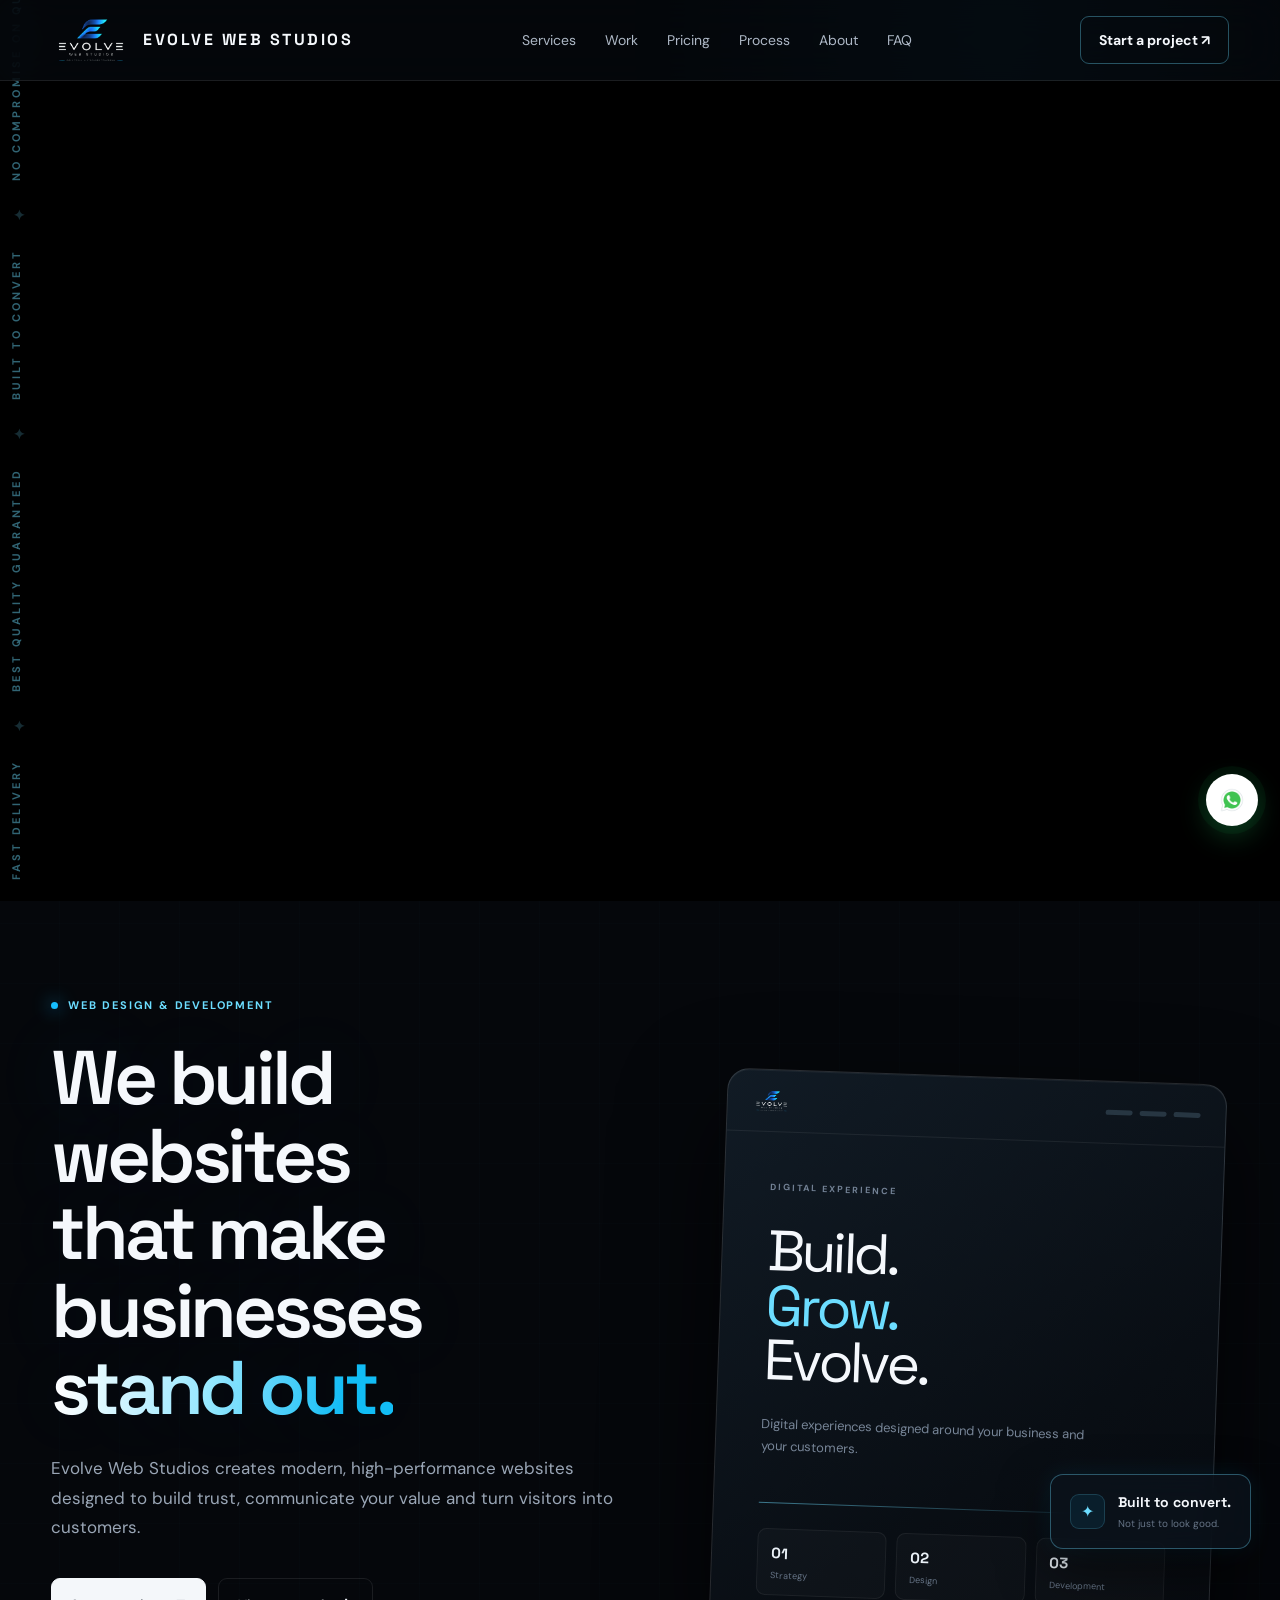
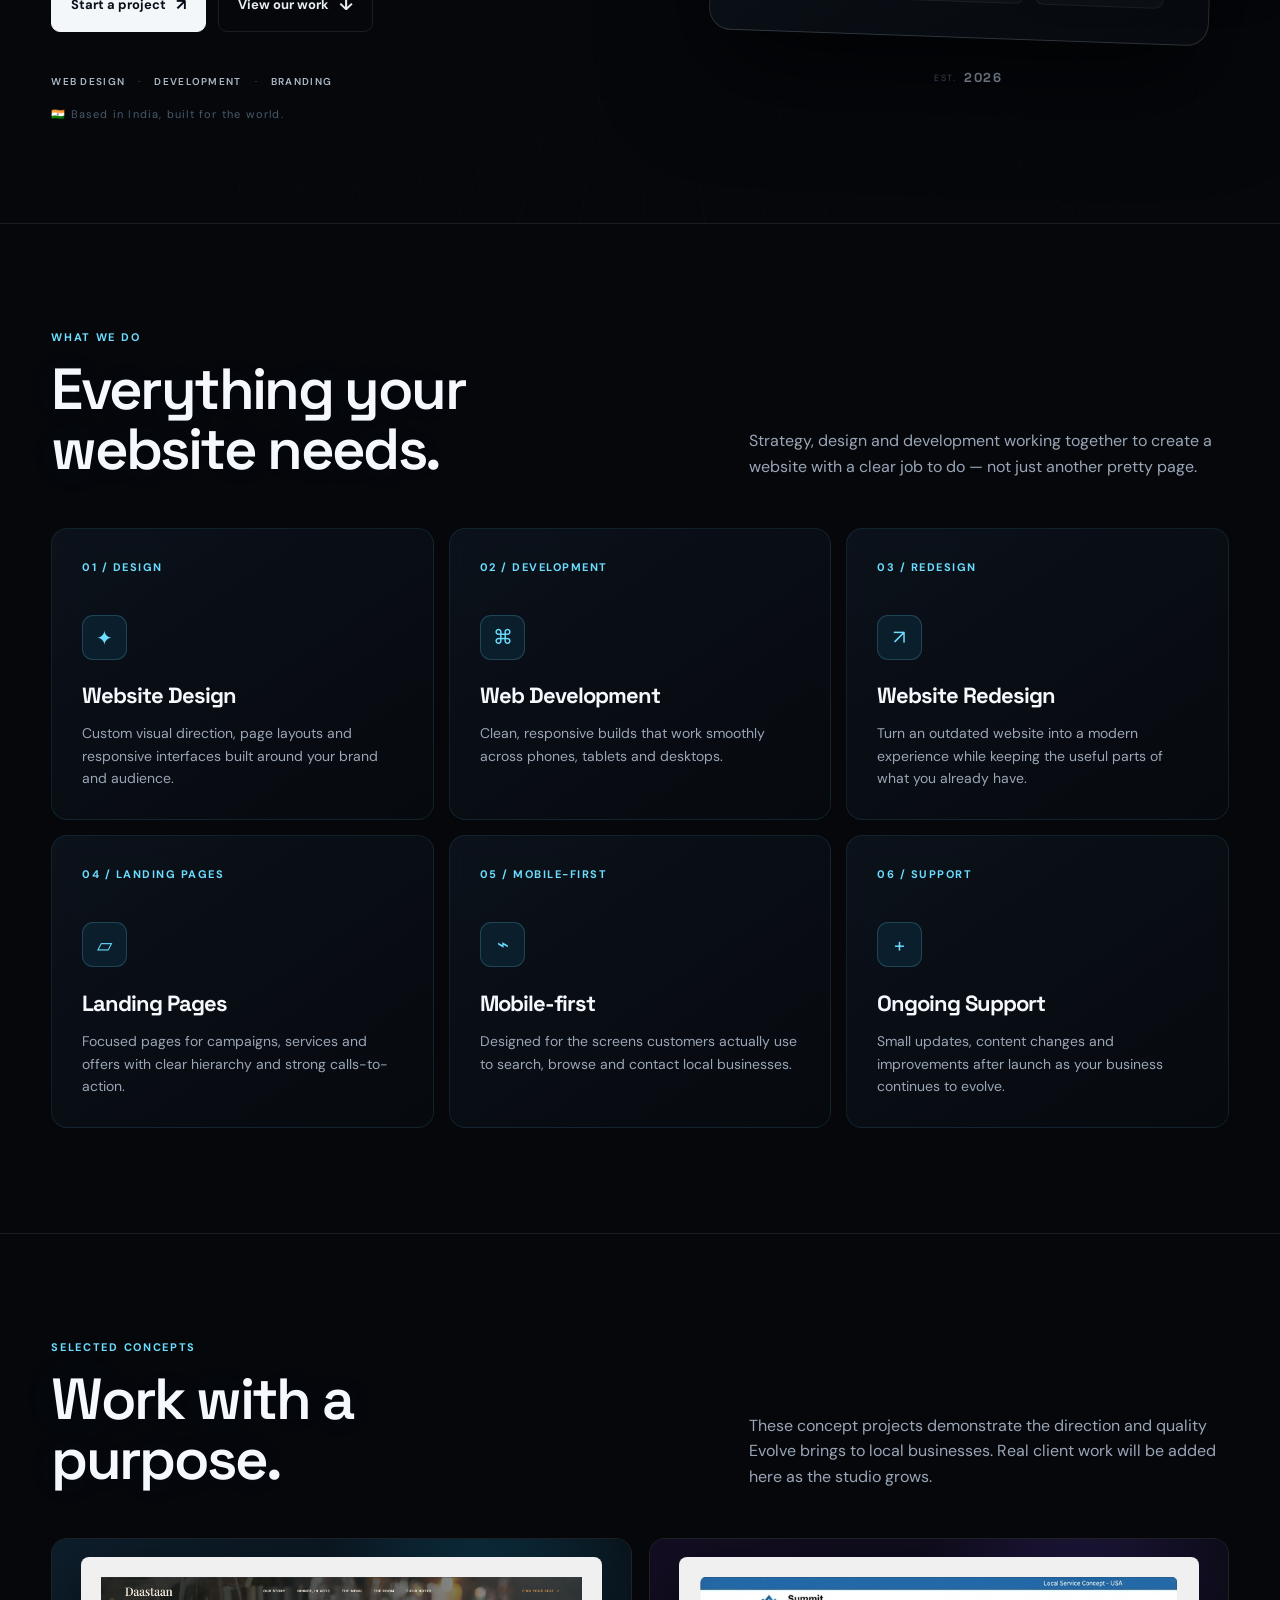
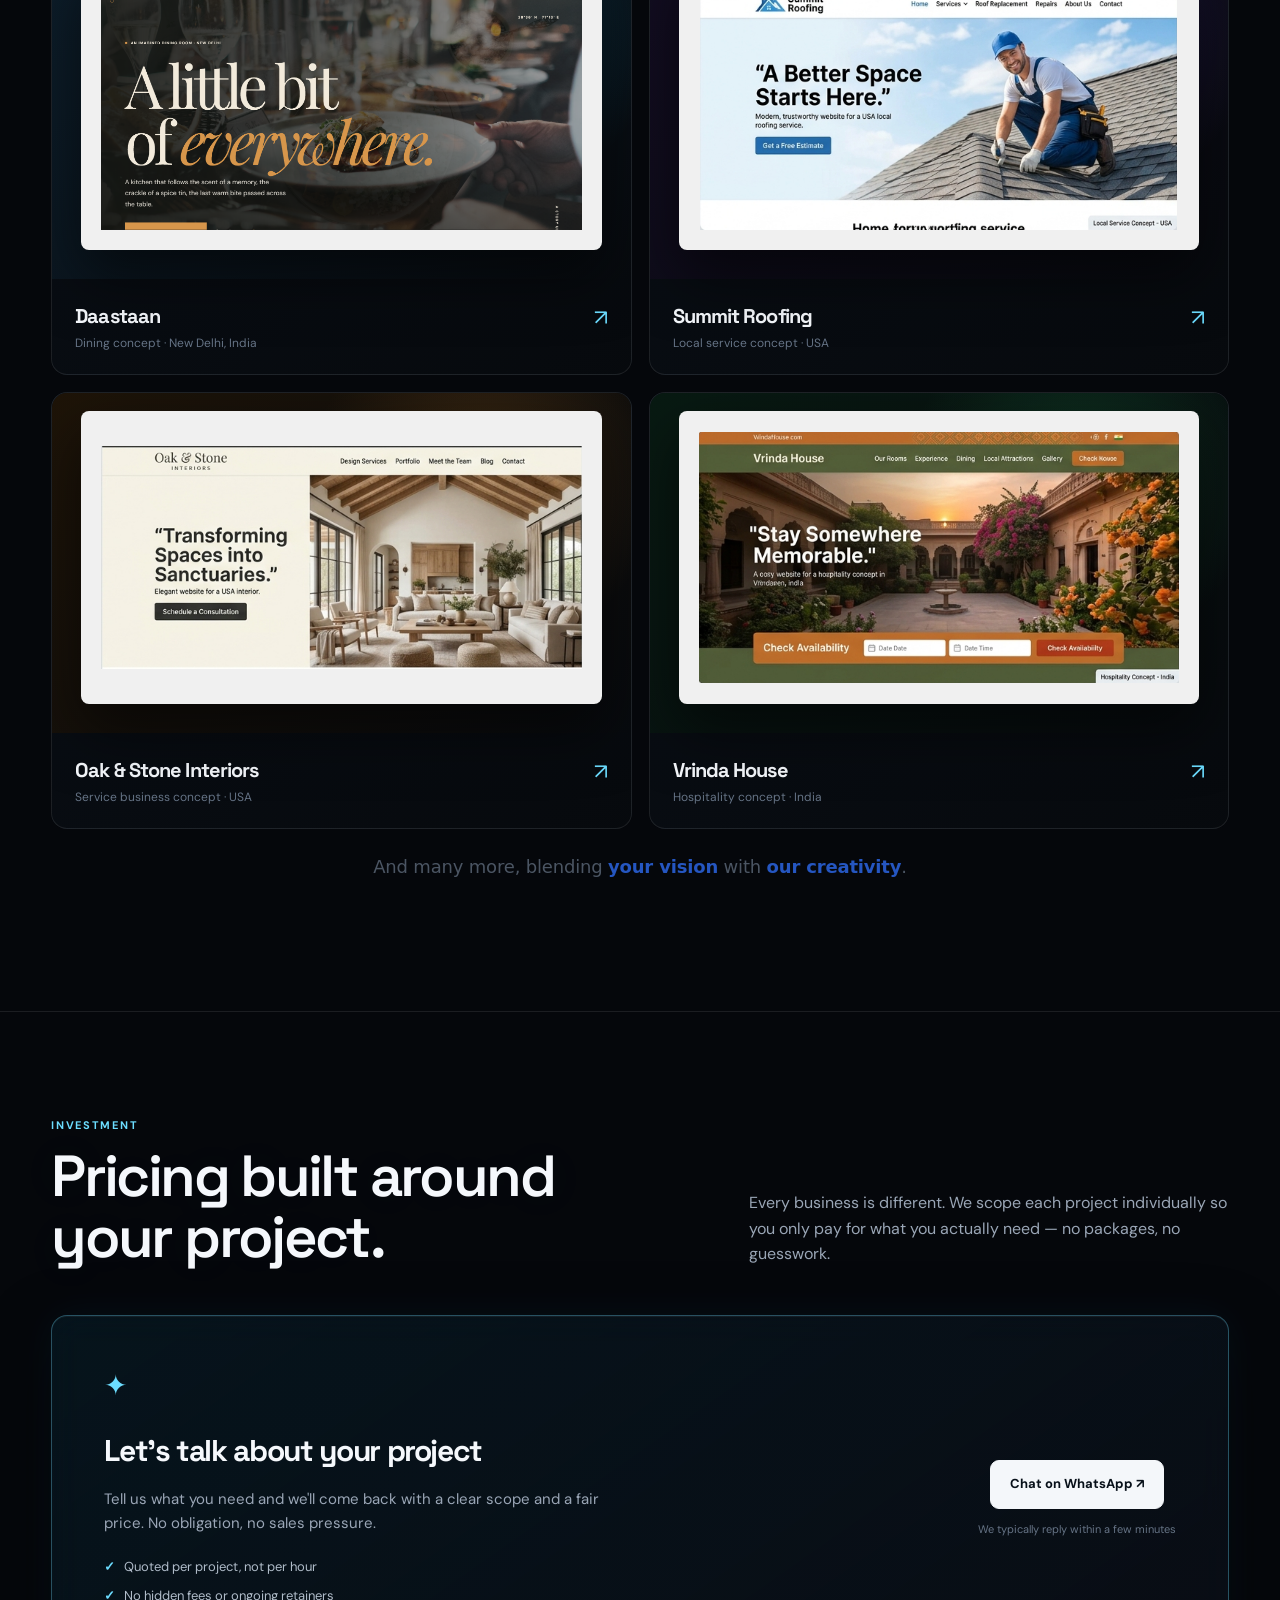
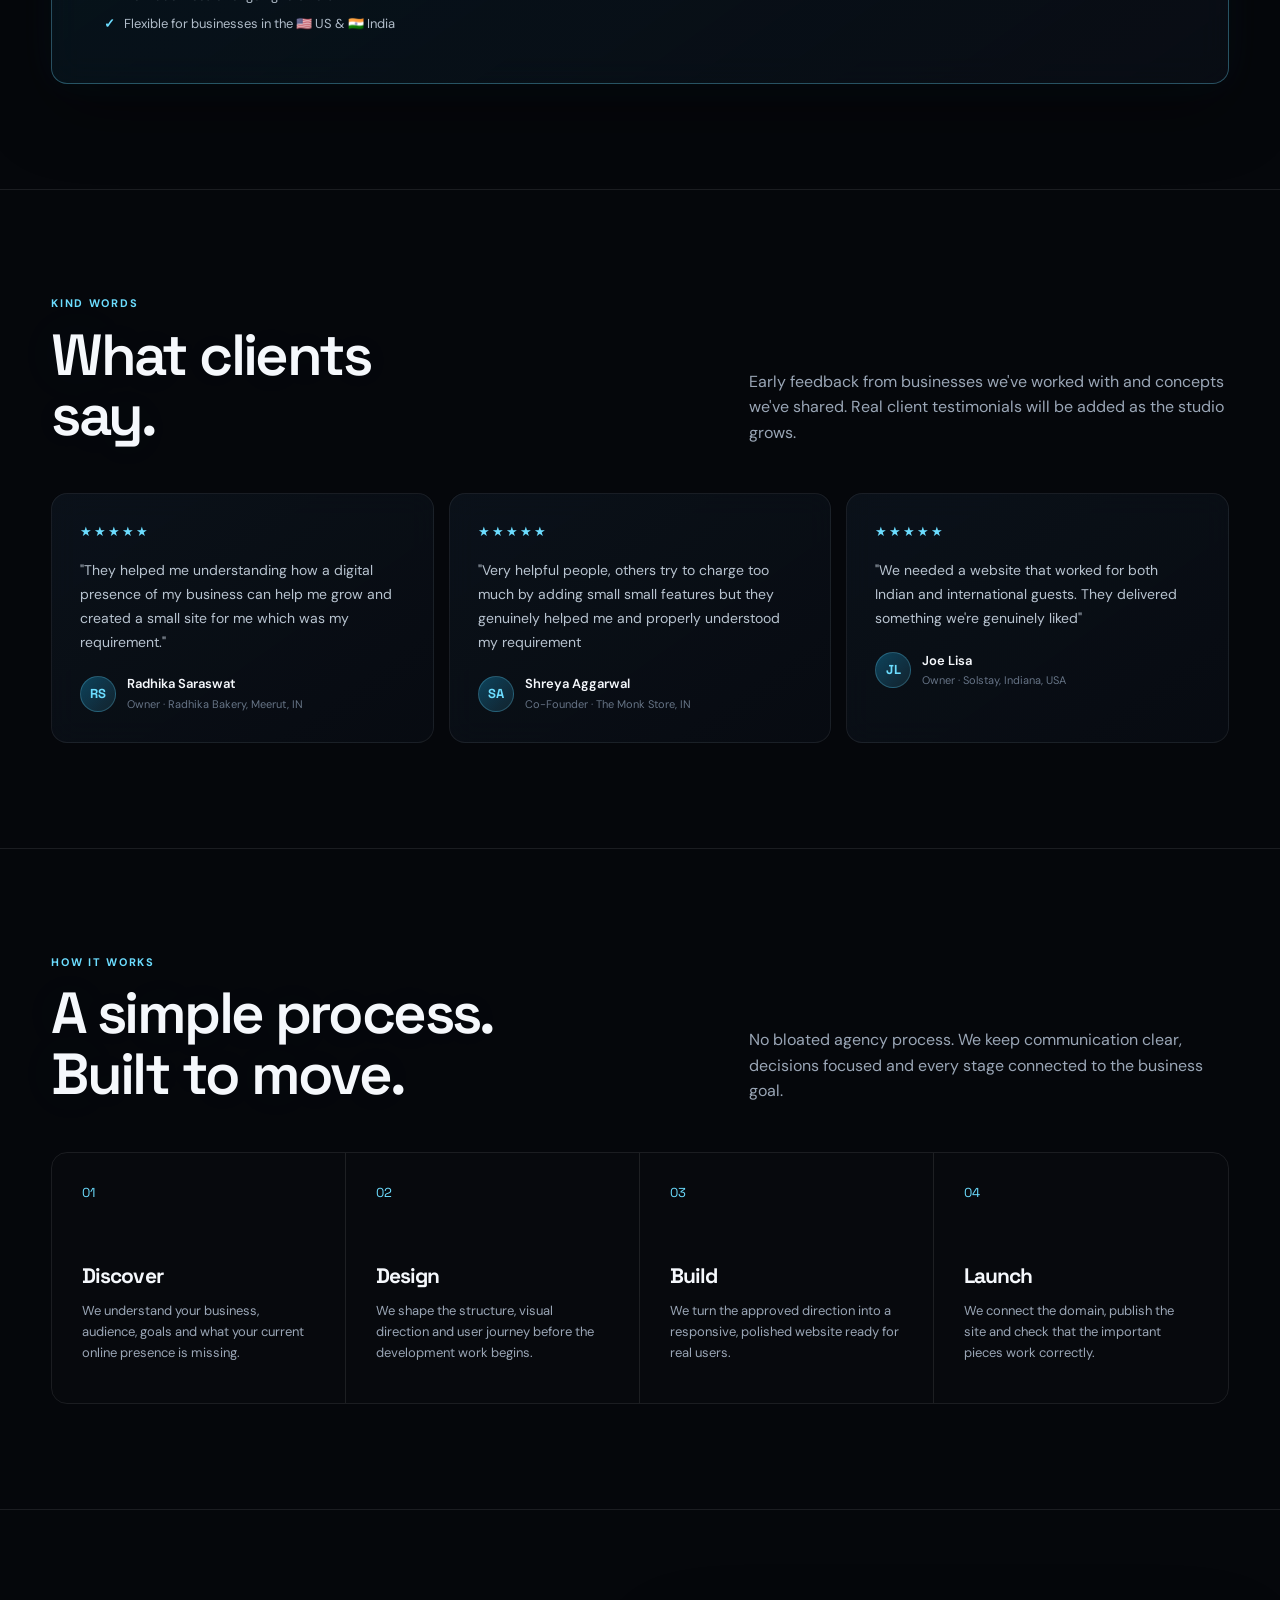
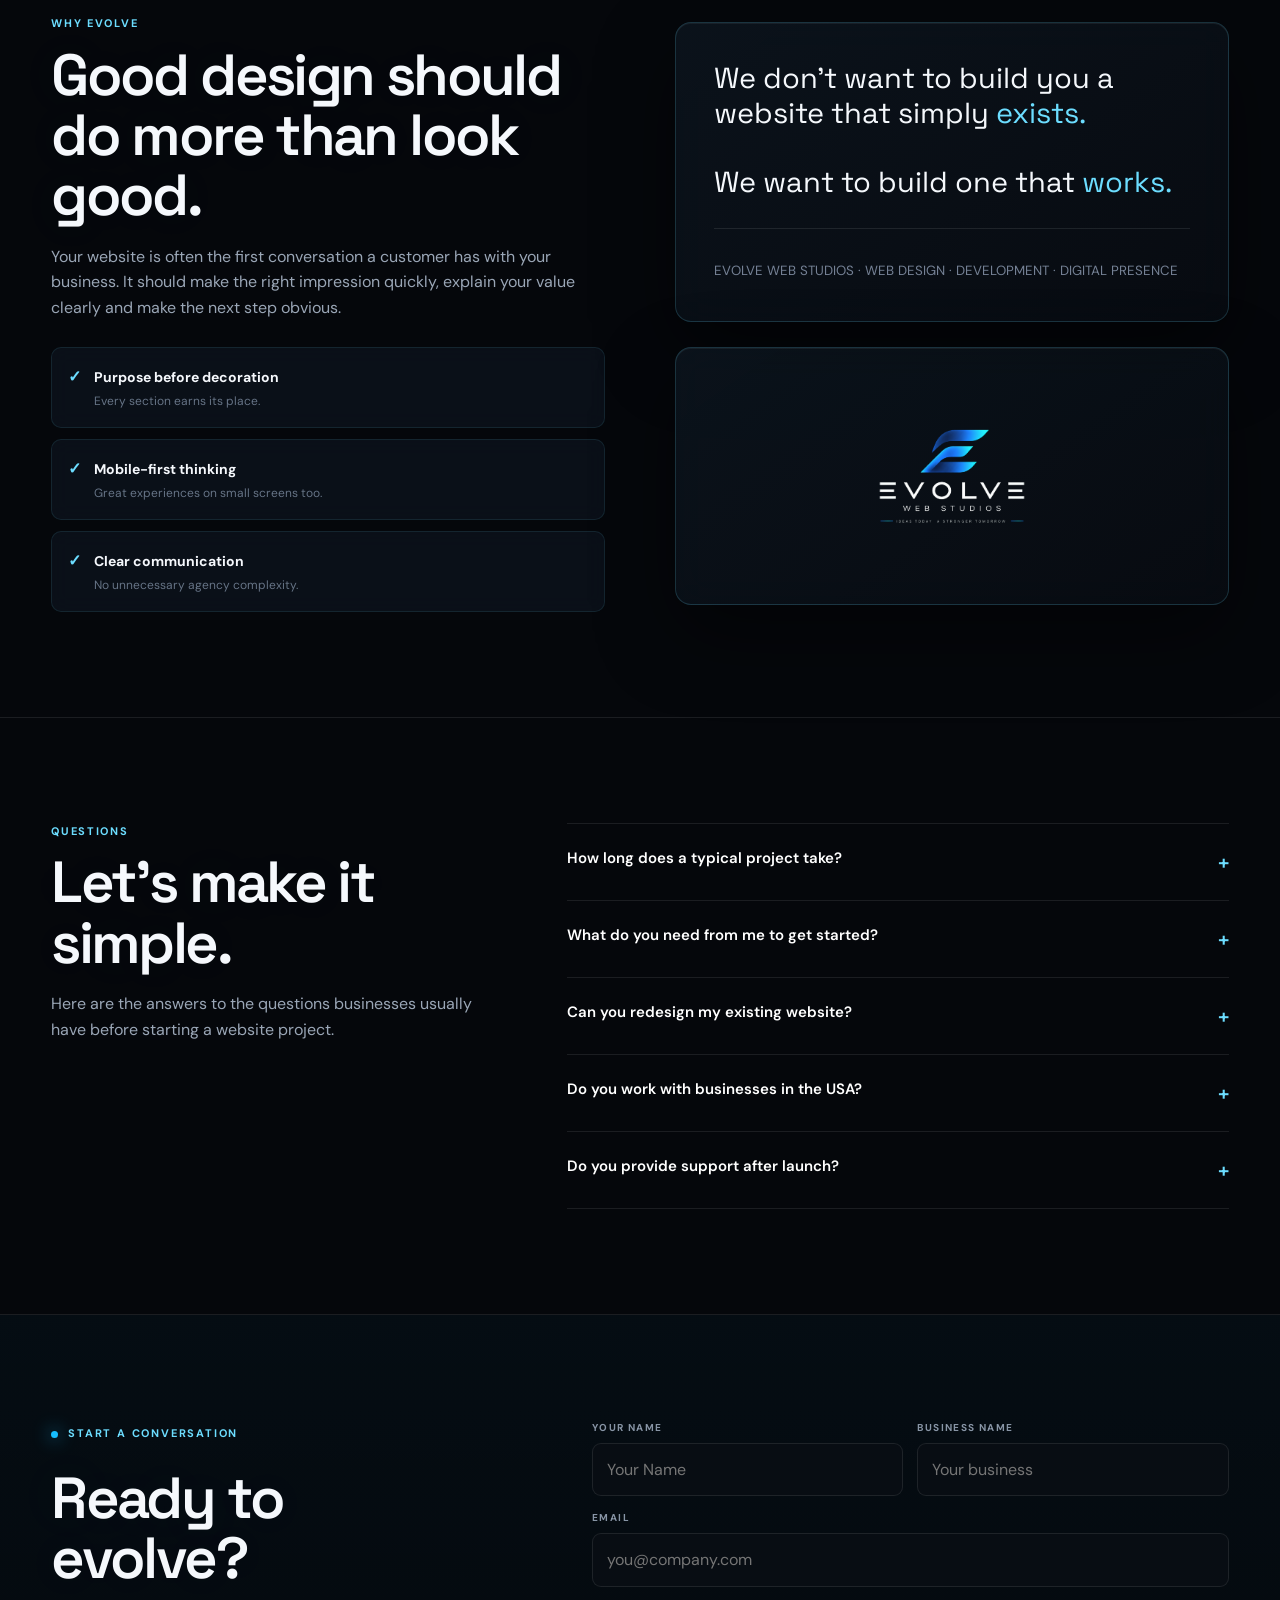
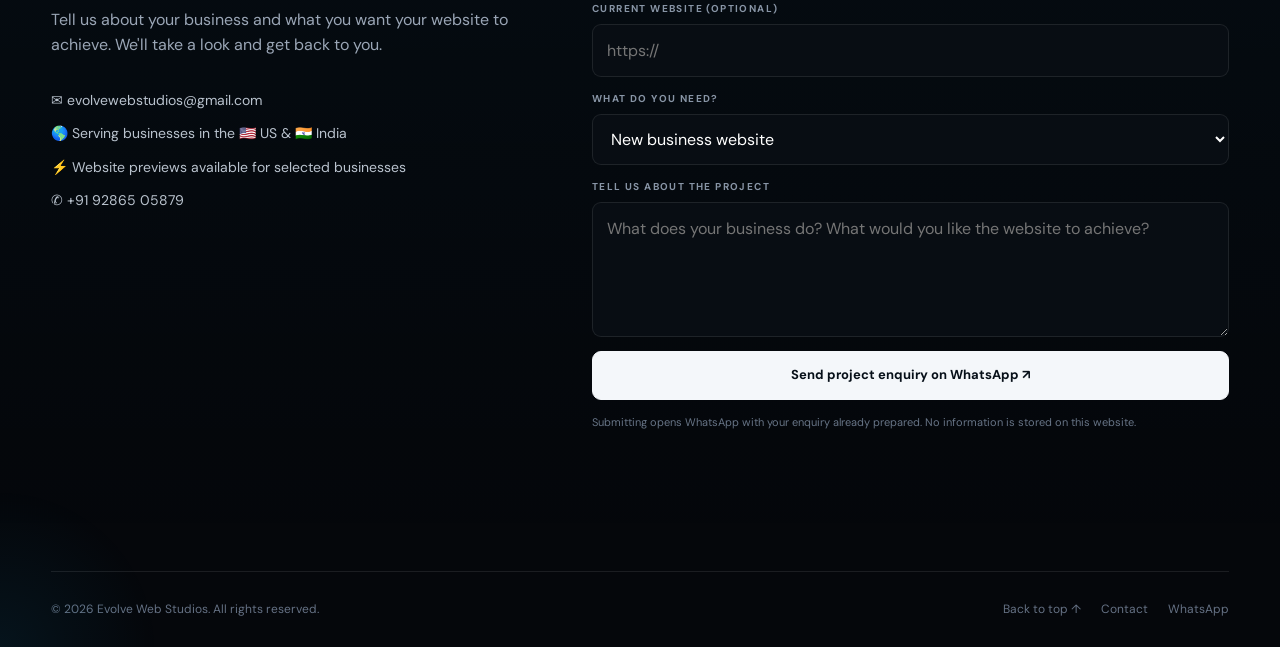
<file: index.html>
<!DOCTYPE html>
<html lang="en">
<head>
  <meta charset="UTF-8">
  <meta name="viewport" content="width=device-width, initial-scale=1.0">
  <title>Evolve Web Studios — Websites That Move Businesses Forward</title>
  <meta name="description" content="Evolve Web Studios designs and develops modern, fast and conversion-focused websites for ambitious businesses in the US and India.">
  <meta name="theme-color" content="#05070b">
  <link rel="icon" href="assets/favicon.ico" sizes="any">
  <link rel="icon" type="image/png" sizes="32x32" href="assets/favicon-32x32.png">
  <link rel="icon" type="image/png" sizes="16x16" href="assets/favicon-16x16.png">
  <link rel="apple-touch-icon" sizes="180x180" href="assets/apple-touch-icon.png">
  <link rel="manifest" href="assets/site.webmanifest">
  <link rel="canonical" href="https://evolvewebstudios.in">
  <meta property="og:title" content="Evolve Web Studios — Websites That Move Businesses Forward">
  <meta property="og:description" content="Evolve Web Studios designs and develops modern, fast and conversion-focused websites for ambitious businesses in the US and India.">
  <meta property="og:image" content="https://evolvewebstudios.in/assets/evolve-logo.png">
  <meta property="og:url" content="https://evolvewebstudios.in">
  <meta property="og:type" content="website">
  <meta name="twitter:card" content="summary_large_image">
  <meta name="twitter:title" content="Evolve Web Studios — Websites That Move Businesses Forward">
  <meta name="twitter:description" content="Modern, fast and conversion-focused websites for businesses in the US and India.">
  <meta name="twitter:image" content="https://evolvewebstudios.in/assets/evolve-logo.png">
  <meta name="twitter:site" content="@evolvewebstudios">
  <meta name="author" content="Evolve Web Studios">
  <meta name="geo.region" content="IN">
  <meta name="geo.placename" content="India">
  <script type="application/ld+json">
  {
    "@context": "https://schema.org",
    "@type": "ProfessionalService",
    "name": "Evolve Web Studios",
    "url": "https://evolvewebstudios.in",
    "logo": "https://evolvewebstudios.in/assets/evolve-logo.png",
    "description": "Evolve Web Studios designs and develops modern, fast and conversion-focused websites for ambitious businesses in the US and India.",
    "email": "evolvewebstudios@gmail.com",
    "areaServed": ["US", "IN"],
    "sameAs": ["https://www.instagram.com/evolvewebstudios/"],
    "serviceType": ["Web Design", "Web Development", "Website Redesign", "Landing Pages"]
  }
  </script>
  <link rel="preconnect" href="https://fonts.googleapis.com">
  <link rel="preconnect" href="https://fonts.gstatic.com" crossorigin>
  <link href="https://fonts.googleapis.com/css2?family=DM+Sans:wght@400;500;600;700&family=Space+Grotesk:wght@500;600;700&display=swap" rel="stylesheet">

  <style>
    :root{
      --bg:#05070b; --surface:#090e14; --surface2:#0d141d;
      --text:#f5f8fc; --muted:#9aa6b6; --dim:#667486;
      --line:rgba(255,255,255,.09); --blue:#16bfff; --blue2:#6cddff;
      --max:1180px; --radius:16px;
    }
    *{box-sizing:border-box;margin:0;padding:0}
    html{scroll-behavior:smooth}
    body{
      background:var(--bg);color:var(--text);font-family:"DM Sans",Arial,sans-serif;
      line-height:1.6;overflow-x:hidden;
    }
    body:before{
      content:"";position:fixed;inset:0;z-index:-1;pointer-events:none;
      background:
        radial-gradient(circle at 78% 4%,rgba(22,191,255,.12),transparent 28%),
        radial-gradient(circle at 5% 55%,rgba(30,88,255,.07),transparent 30%);
    }
    a{color:inherit;text-decoration:none}
    button,input,textarea,select{font:inherit}
    img{max-width:100%;display:block}
    .wrap{width:min(var(--max),92vw);margin:auto}
    :focus-visible{outline:2px solid var(--blue2);outline-offset:3px}
    .skip{position:fixed;left:15px;top:-100px;background:white;color:#071019;padding:10px 15px;border-radius:8px;z-index:100;font-weight:700}
    .skip:focus{top:15px}

    header{
      position:sticky;top:0;z-index:50;background:rgba(5,7,11,.78);
      backdrop-filter:blur(18px);border-bottom:1px solid var(--line)
    }
    nav{height:80px;display:flex;align-items:center;justify-content:space-between}
    .brand{display:flex;align-items:center;gap:12px;font-family:"Space Grotesk";font-weight:700;letter-spacing:2.5px}
    .brand img{width:80px;height:80px;object-fit:contain}
    .links{display:flex;align-items:center;gap:29px;color:#aeb8c6;font-size:14px}
    .links a{transition:.2s}.links a:hover{color:white}
    .nav-cta,.btn{
      display:inline-flex;align-items:center;justify-content:center;gap:9px;
      border:1px solid var(--line);border-radius:9px;padding:12px 18px;
      font-size:14px;font-weight:700;cursor:pointer;transition:.2s
    }
    .nav-cta{border-color:rgba(108,221,255,.35)}
    .nav-cta:hover{background:rgba(22,191,255,.08);border-color:rgba(108,221,255,.65)}
    .menu{display:none;background:none;border:0;color:#fff;font-size:25px;cursor:pointer}
    .mobile-nav{display:none}

    .hero{min-height:760px;display:flex;align-items:center;padding:75px 0 90px}
    .hero-grid{display:grid;grid-template-columns:1.06fr .94fr;gap:70px;align-items:center}
    .eyebrow{display:inline-flex;align-items:center;gap:9px;color:var(--blue2);font-size:12px;font-weight:700;letter-spacing:1.6px;text-transform:uppercase;margin-bottom:24px}
    .dot{width:7px;height:7px;border-radius:50%;background:var(--blue);box-shadow:0 0 16px var(--blue)}
    h1,h2,h3{font-family:"Space Grotesk",Arial,sans-serif;letter-spacing:-.045em}
    h1{font-size:clamp(48px,6.5vw,80px);line-height:1.01;font-weight:600}
    .gradient{background:linear-gradient(100deg,#fff 15%,#c2edff 55%,#1bc2ff);-webkit-background-clip:text;background-clip:text;color:transparent}
    .hero-copy p{max-width:620px;color:var(--muted);font-size:18px;margin-top:25px}
    .actions{display:flex;flex-wrap:wrap;gap:12px;margin-top:34px}
    .btn-primary{background:#f5f8fb;color:#071019;border-color:#f5f8fb}
    .btn-primary:hover{transform:translateY(-2px);box-shadow:0 15px 40px rgba(22,191,255,.18)}
    .btn-secondary:hover{background:rgba(22,191,255,.06);border-color:rgba(108,221,255,.5)}
    .micro{margin-top:42px;color:#697587;font-size:12px}
    .micro strong{color:#bdc7d2;font-weight:600}

    /* =========================================
   HERO
========================================= */

.hero {
  min-height: 790px;
  display: flex;
  align-items: center;
  padding: 90px 0 100px;
  position: relative;
}

.hero-grid {
  display: grid;
  grid-template-columns: 1.05fr 0.95fr;
  gap: 80px;
  align-items: center;
}


/* LEFT SIDE */

.hero-copy {
  position: relative;
  z-index: 3;
}

.eyebrow {
  display: inline-flex;
  align-items: center;
  gap: 10px;
  color: var(--blue2);
  font-size: 11px;
  font-weight: 700;
  letter-spacing: 1.8px;
  text-transform: uppercase;
  margin-bottom: 25px;
}

.dot {
  width: 7px;
  height: 7px;
  border-radius: 50%;
  background: var(--blue);
  box-shadow: 0 0 18px var(--blue);
}

.hero h1 {
  font-family: "Space Grotesk", Arial, sans-serif;
  font-size: clamp(48px, 6vw, 76px);
  line-height: 1.02;
  font-weight: 600;
  letter-spacing: -0.055em;
}

.gradient {
  background:
    linear-gradient(
      100deg,
      #ffffff 5%,
      #9eeaff 45%,
      #13bdf5 85%
    );

  -webkit-background-clip: text;
  background-clip: text;
  color: transparent;
}

.hero-copy > p {
  max-width: 570px;
  color: var(--muted);
  font-size: 17px;
  line-height: 1.75;
  margin-top: 27px;
}

.actions {
  display: flex;
  flex-wrap: wrap;
  gap: 12px;
  margin-top: 35px;
}

.btn {
  display: inline-flex;
  align-items: center;
  justify-content: center;
  gap: 10px;

  border: 1px solid var(--line);
  border-radius: 9px;

  padding: 13px 19px;

  font-size: 13px;
  font-weight: 700;

  cursor: pointer;
  transition:
    transform .2s ease,
    border-color .2s ease,
    background .2s ease,
    box-shadow .2s ease;
}

.btn span {
  font-size: 16px;
}

.btn-primary {
  background: #f4f7fa;
  color: #071019;
  border-color: #f4f7fa;
}

.btn-primary:hover {
  transform: translateY(-3px);
  box-shadow: 0 15px 45px rgba(22,191,255,.18);
}

.btn-secondary {
  background: transparent;
  color: #e8edf2;
}

.btn-secondary:hover {
  transform: translateY(-3px);
  border-color: rgba(108,221,255,.45);
  background: rgba(22,191,255,.05);
}

.micro {
  margin-top: 42px;
  color: #596779;
  font-size: 10px;
  letter-spacing: 1.3px;
}

.micro strong {
  color: #aeb9c7;
  font-weight: 600;
}


/* =========================================
   HERO VISUAL
========================================= */

.hero-visual {
  position: relative;
  min-height: 560px;

  display: flex;
  align-items: center;
  justify-content: center;
}


/* Background glow */

.hero-visual::before {
  content: "";

  position: absolute;

  width: 430px;
  height: 430px;

  border-radius: 50%;

  background:
    radial-gradient(
      circle,
      rgba(22,191,255,.18) 0%,
      rgba(22,191,255,.07) 35%,
      transparent 70%
    );

  filter: blur(8px);

  pointer-events: none;
}


/* Decorative orbital lines */

.hero-orbit {
  position: absolute;

  border: 1px solid rgba(108,221,255,.08);

  border-radius: 50%;

  transform: rotate(-20deg);
}

.orbit-1 {
  width: 520px;
  height: 260px;
}

.orbit-2 {
  width: 430px;
  height: 210px;
}


/* Main card */

.hero-card {
  position: relative;
  z-index: 2;

  width: min(500px, 100%);

  min-height: 505px;

  border-radius: 22px;

  background:
    linear-gradient(
      145deg,
      #111b25 0%,
      #090e14 65%,
      #070a0f 100%
    );

  border: 1px solid rgba(255,255,255,.13);

  box-shadow:
    0 40px 100px rgba(0,0,0,.65),
    inset 0 1px rgba(255,255,255,.05);

  overflow: hidden;

  transform: rotate(2deg);

  transition:
    transform .5s ease,
    box-shadow .5s ease;
}

.hero-card:hover {
  transform: rotate(0deg) translateY(-5px);

  box-shadow:
    0 45px 110px rgba(0,0,0,.7),
    0 0 60px rgba(22,191,255,.07),
    inset 0 1px rgba(255,255,255,.06);
}


/* Top bar */

.hero-card-top {
  height: 62px;

  display: flex;
  align-items: center;
  justify-content: space-between;

  padding: 0 25px;

  border-bottom: 1px solid rgba(255,255,255,.07);
}

.hero-card-logo img {
  width: 38px;
  height: 38px;
  object-fit: contain;
}

.hero-card-nav {
  display: flex;
  gap: 7px;
}

.hero-card-nav span {
  width: 27px;
  height: 5px;

  border-radius: 10px;

  background: #273642;
}


/* Content */

.hero-card-content {
  padding: 48px 45px 35px;
}

.hero-small-label {
  font-size: 9px;
  font-weight: 700;
  letter-spacing: 2px;

  color: #728194;
}

.hero-card-title {
  font-family: "Space Grotesk", Arial, sans-serif;

  font-size: 57px;
  line-height: .95;

  letter-spacing: -.065em;

  margin-top: 30px;
}

.hero-card-title span {
  color: var(--blue2);
}

.hero-card-content > p {
  max-width: 340px;

  color: #778597;

  font-size: 13px;

  line-height: 1.7;

  margin-top: 26px;
}


/* Accent line */

.hero-card-line {
  width: 100%;
  height: 1px;

  background:
    linear-gradient(
      90deg,
      rgba(108,221,255,.5),
      transparent
    );

  margin-top: 45px;
}


/* Bottom information */

.hero-card-bottom {
  display: grid;
  grid-template-columns: repeat(3,1fr);

  gap: 10px;

  margin-top: 25px;
}

.hero-card-bottom div {
  padding: 12px 13px;

  border-radius: 9px;

  background: rgba(255,255,255,.025);

  border: 1px solid rgba(255,255,255,.06);
}

.hero-card-bottom strong {
  display: block;

  font-family: "Space Grotesk";

  font-size: 15px;

  color: #eaf1f7;
}

.hero-card-bottom span {
  display: block;

  margin-top: 3px;

  font-size: 9px;

  color: #667486;
}


/* Floating card */

.hero-floating-card {
  position: absolute;

  right: -22px;
  bottom: 90px;

  z-index: 5;

  display: flex;
  align-items: center;
  gap: 13px;

  padding: 16px 19px;

  background: #0b131c;

  border: 1px solid rgba(108,221,255,.3);

  border-radius: 13px;

  box-shadow:
    0 25px 60px rgba(0,0,0,.55);

  animation: floatCard 4s ease-in-out infinite;
}

.floating-icon {
  width: 35px;
  height: 35px;

  display: grid;
  place-items: center;

  border-radius: 9px;

  color: var(--blue2);

  background: rgba(22,191,255,.08);

  border: 1px solid rgba(108,221,255,.18);
}

.hero-floating-card strong {
  display: block;

  font-family: "Space Grotesk";

  font-size: 14px;
}

.hero-floating-card span {
  display: block;

  color: #667486;

  font-size: 10px;

  margin-top: 2px;
}


/* EST 2026 */

.hero-number {
  position: absolute;

  left: 10;
  bottom: -50px;

  display: flex;
  align-items: center;
  gap: 8px;

  color: #536173;

  font-size: 9px;
  letter-spacing: 1.5px;
}

.hero-number strong {
  color: #9ba8b8;

  font-family: "Space Grotesk";

  font-size: 13px;
}


/* Floating animation */

@keyframes floatCard {
  0%,100% {
    transform: translateY(0);
  }

  50% {
    transform: translateY(-8px);
  }
}


/* =========================================
   RESPONSIVE HERO
========================================= */

@media (max-width: 950px) {

  .hero-grid {
    grid-template-columns: 1fr;
    gap: 70px;
  }

  .hero-copy {
    max-width: 700px;
  }

  .hero-visual {
    max-width: 620px;
    width: 100%;
    margin: auto;
  }

}

@media (max-width: 700px) {

  .hero {
    padding: 70px 0 80px;
  }

  .hero h1 {
    font-size: 48px;
  }

  .hero-copy > p {
    font-size: 15px;
  }

  .hero-visual {
    min-height: 470px;
  }

  .hero-card {
    min-height: 420px;
    transform: rotate(1deg);
  }

  .hero-card-content {
    padding: 35px 27px 25px;
  }

  .hero-card-title {
    font-size: 43px;
  }

  .hero-card-bottom span {
    font-size: 8px;
  }

  .hero-floating-card {
    right: -5px;
    bottom: 100px;
  }

  .hero-number {
    left: 8px;
    bottom: 5px;
  }

  .orbit-1 {
    width: 390px;
  }

  .orbit-2 {
    width: 320px;
  }

}

    .section{padding:105px 0;border-top:1px solid var(--line)}
    .section-head{display:flex;align-items:end;justify-content:space-between;gap:50px;margin-bottom:48px}
    .section-head p{max-width:480px;color:var(--muted)}
    h2{font-size:clamp(38px,5vw,58px);line-height:1.04;font-weight:600}
    .label{font-size:11px;letter-spacing:1.7px;color:var(--blue2);font-weight:700;margin-bottom:12px;text-transform:uppercase}

    .services{display:grid;grid-template-columns:repeat(3,1fr);gap:15px}
    .service{
      padding:30px;min-height:270px;border:1px solid var(--line);border-radius:var(--radius);
      background:linear-gradient(145deg,rgba(255,255,255,.045),rgba(255,255,255,.015));transition:.2s
    }
    .service:hover{transform:translateY(-4px);border-color:rgba(108,221,255,.3)}
    .service-num{font-size:11px;color:var(--blue2);letter-spacing:1.5px;font-weight:700}
    .service-icon{width:45px;height:45px;border-radius:11px;display:grid;place-items:center;background:rgba(22,191,255,.09);border:1px solid rgba(108,221,255,.2);color:var(--blue2);font-size:20px;margin:38px 0 19px}
    .service h3{font-size:22px;margin-bottom:9px}.service p{font-size:14px;color:var(--muted)}

    .work-grid{display:grid;grid-template-columns:repeat(2,1fr);gap:17px}
    .project{overflow:hidden;border:1px solid var(--line);border-radius:var(--radius);background:var(--surface);cursor:pointer;transition:.2s}
    .project:hover{transform:translateY(-4px);border-color:rgba(108,221,255,.3)}
    .project-preview{height:340px;padding:29px;display:flex;align-items:end}
    .project:nth-child(1) .project-preview{background:radial-gradient(circle at 75% 25%,rgba(22,191,255,.22),transparent 35%),linear-gradient(135deg,#0d1e2b,#070a0e)}
    .project:nth-child(2) .project-preview{background:radial-gradient(circle at 75% 25%,rgba(120,80,255,.22),transparent 35%),linear-gradient(135deg,#130d22,#070a0e)}
    .project:nth-child(3) .project-preview{background:radial-gradient(circle at 75% 25%,rgba(255,160,50,.18),transparent 35%),linear-gradient(135deg,#1e1408,#070a0e)}
    .project:nth-child(4) .project-preview{background:radial-gradient(circle at 75% 25%,rgba(50,210,120,.18),transparent 35%),linear-gradient(135deg,#081a12,#070a0e)}
    .mock{height:215px;width:100%;background:#f3f5f7;color:#15212b;border-radius:8px;padding:20px;box-shadow:0 25px 60px #0008}
    .mock-top{width:30%;height:7px;background:#182632;border-radius:4px}
    .mock-title{font-family:"Space Grotesk";font-size:30px;line-height:1.02;font-weight:700;margin-top:42px}
    .mock-copy{width:55%;height:6px;background:#aeb7c0;border-radius:4px;margin-top:16px}
    .mock-btn{width:75px;height:27px;border-radius:5px;background:#15212b;margin-top:20px}
    .project-info{padding:21px 23px;display:flex;justify-content:space-between;gap:20px}.project-info h3{font-size:20px}.project-info p{font-size:12px;color:var(--dim);margin-top:2px}.project-arrow{color:var(--blue2);font-size:22px}

    .why{display:grid;grid-template-columns:1fr 1fr;gap:70px;align-items:center}
    .why-copy>p{color:var(--muted);margin-top:18px;max-width:600px}
    .principles{display:grid;gap:11px;margin-top:27px}.principle{display:flex;gap:13px;align-items:flex-start;padding:16px;border:1px solid var(--line);border-radius:10px;background:rgba(255,255,255,.018)}
    .check{color:var(--blue2);font-weight:700}.principle b{font-size:14px}.principle p{font-size:12px;color:var(--dim);margin-top:2px}
    .manifesto{border:1px solid var(--line);border-radius:var(--radius);padding:38px;background:linear-gradient(145deg,#0d1721,#080c12);box-shadow:inset 0 1px rgba(255,255,255,.04)}
    .manifesto .big{font-family:"Space Grotesk";font-size:29px;line-height:1.2}.manifesto .big span{color:var(--blue2)}
    .manifesto hr{border:0;border-top:1px solid var(--line);margin:28px 0}.manifesto small{color:#758195}

    .process{display:grid;grid-template-columns:repeat(4,1fr);border:1px solid var(--line);border-radius:var(--radius);overflow:hidden}
    .step{padding:30px;min-height:250px;border-right:1px solid var(--line);background:rgba(255,255,255,.012)}.step:last-child{border-right:0}
    .step-number{font-family:"Space Grotesk";color:var(--blue2);font-size:13px}.step h3{font-size:21px;margin-top:55px;margin-bottom:9px}.step p{font-size:13px;color:var(--muted)}

    .faq-grid{display:grid;grid-template-columns:.8fr 1.2fr;gap:75px}.faq-intro p{color:var(--muted);margin-top:18px}.faq{border-top:1px solid var(--line)}
    .faq-item{border-bottom:1px solid var(--line)}.faq-q{width:100%;background:none;border:0;color:white;text-align:left;padding:22px 0;display:flex;justify-content:space-between;gap:20px;cursor:pointer;font-weight:600;font-size:15px}.faq-q span{color:var(--blue2);font-size:20px;transition:.2s}.faq-item.open .faq-q span{transform:rotate(45deg)}
    .faq-a{max-height:0;overflow:hidden;color:var(--muted);font-size:13px;transition:max-height .3s ease}.faq-a p{padding:0 35px 21px 0}.faq-item.open .faq-a{max-height:180px}

    .pricing-cta{margin-top:0}
    .pricing-cta-inner{display:grid;grid-template-columns:1fr auto;gap:60px;align-items:center;padding:48px 52px;border:1px solid rgba(108,221,255,.3);border-radius:var(--radius);background:linear-gradient(145deg,rgba(22,191,255,.06),rgba(22,191,255,.01))}
    .pricing-cta-icon{font-size:28px;color:var(--blue2);margin-bottom:18px}
    .pricing-cta-left h3{font-size:clamp(22px,3vw,30px);margin-bottom:12px}
    .pricing-cta-left p{color:var(--muted);font-size:15px;max-width:520px}
    .pricing-points{display:grid;gap:8px;margin-top:22px;list-style:none}
    .pricing-points li{font-size:13px;color:#b0bcc9;display:flex;gap:9px;align-items:center}
    .pricing-points li::before{content:"✓";color:var(--blue2);font-weight:700}
    .pricing-cta-right{display:flex;flex-direction:column;align-items:center;gap:12px;flex-shrink:0}
    .pricing-reply{font-size:11px;color:var(--dim);text-align:center}

    .testimonials-grid{display:grid;grid-template-columns:repeat(3,1fr);gap:15px}
    .tcard{padding:28px;border:1px solid var(--line);border-radius:var(--radius);background:linear-gradient(145deg,rgba(255,255,255,.035),rgba(255,255,255,.01))}
    .tcard-stars{color:var(--blue2);font-size:13px;letter-spacing:2px;margin-bottom:16px}
    .tcard-text{font-size:14px;color:#b8c4d0;line-height:1.7;margin-bottom:20px}
    .tcard-author{display:flex;align-items:center;gap:11px}
    .tcard-avatar{width:36px;height:36px;border-radius:50%;background:linear-gradient(135deg,rgba(22,191,255,.3),rgba(108,221,255,.1));border:1px solid rgba(108,221,255,.25);display:grid;place-items:center;font-family:"Space Grotesk";font-size:13px;font-weight:700;color:var(--blue2);flex-shrink:0}
    .tcard-name{font-size:13px;font-weight:600}
    .tcard-role{font-size:11px;color:var(--dim);margin-top:1px}

    .contact{background:linear-gradient(180deg,rgba(22,191,255,.035),transparent)}
    .contact-grid{display:grid;grid-template-columns:.85fr 1.15fr;gap:70px}
    .contact-copy p{color:var(--muted);margin-top:18px;max-width:480px}.contact-info{display:grid;gap:11px;margin-top:31px;color:#b9c3ce;font-size:14px}.contact-info a:hover{color:var(--blue2)}
    form{display:grid;gap:14px}.two{display:grid;grid-template-columns:1fr 1fr;gap:14px}.field{display:grid;gap:7px}.field label{font-size:10px;color:#8895a6;letter-spacing:1.4px;font-weight:700}.field input,.field select,.field textarea{width:100%;background:#080d13;border:1px solid var(--line);border-radius:9px;padding:13px 14px;color:#fff;outline:none}.field textarea{min-height:135px;resize:vertical}.field input:focus,.field select:focus,.field textarea:focus{border-color:rgba(108,221,255,.55)}.form-note{color:#667486;font-size:11px}.status{color:var(--blue2);font-size:13px;min-height:20px}

    footer{padding:28px 0;border-top:1px solid var(--line);display:flex;justify-content:space-between;color:#657184;font-size:12px}
    .footer-links{display:flex;gap:20px}.footer-links a:hover{color:white}

    .modal{position:fixed;inset:0;z-index:100;background:rgba(0,0,0,.78);backdrop-filter:blur(10px);display:none;place-items:center;padding:20px}.modal.show{display:grid}
    .modal-box{width:min(670px,95vw);background:#0b1119;border:1px solid rgba(108,221,255,.25);border-radius:15px;padding:34px;position:relative}.modal-close{position:absolute;right:15px;top:10px;border:0;background:none;color:#9aa6b6;font-size:29px;cursor:pointer}.modal-box h3{font-size:31px}.modal-box p{color:var(--muted);margin-top:13px}.modal-box .actions{margin-top:24px}

    .top{position:fixed;right:22px;bottom:22px;width:42px;height:42px;border-radius:50%;border:1px solid var(--line);background:#0b1118;color:white;display:grid;place-items:center;opacity:0;pointer-events:none;transition:.2s;z-index:30}.top.visible{opacity:1;pointer-events:auto}.top:hover{border-color:var(--blue2);color:var(--blue2)}
    .quote-fab{position:fixed;right:22px;bottom:74px;z-index:30;width:52px;height:52px;border-radius:50%;background:#fff;border:2px solid rgba(255,255,255,.9);background-image:url('assets/icons8-whatsapp-color-32.png');background-repeat:no-repeat;background-position:center;background-size:26px 26px;display:grid;place-items:center;box-shadow:0 10px 28px rgba(37,211,102,.25),0 0 0 8px rgba(37,211,102,.06);transition:transform .2s,box-shadow .2s}
    .quote-fab:hover{transform:translateY(-2px) scale(1.02);box-shadow:0 14px 36px rgba(37,211,102,.35),0 0 0 10px rgba(37,211,102,.09)}
    .quote-fab::after{content:'Chat on WhatsApp';position:absolute;right:60px;background:#0b1118;color:#fff;font-size:11px;font-weight:700;white-space:nowrap;padding:6px 10px;border-radius:7px;border:1px solid var(--line);opacity:0;pointer-events:none;transition:opacity .2s}
    .quote-fab:hover::after{opacity:1}


    .cursor-glow{position:fixed;width:320px;height:320px;border-radius:50%;pointer-events:none;z-index:0;transform:translate(-50%,-50%);background:radial-gradient(circle,rgba(22,191,255,.07) 0%,transparent 70%);transition:transform .08s linear;}
    .mobile-ticker{display:none;}
    .scroll-bar{position:fixed;top:0;left:0;height:2px;width:0%;background:linear-gradient(90deg,var(--blue),var(--blue2));z-index:999;transition:width .1s linear;}
    .links a.active{color:white}

    .side-ticker{
      position:fixed;left:0;top:0;bottom:0;width:38px;
      z-index:40;display:flex;align-items:center;justify-content:center;
      pointer-events:none;overflow:hidden;
    }
    .side-ticker-inner{
      display:flex;flex-direction:column;
      animation:tickerScroll 20s linear infinite;
      white-space:nowrap;
    }
    .side-ticker-inner span{
      writing-mode:vertical-rl;transform:rotate(180deg);
      font-size:11px;font-weight:700;letter-spacing:3px;
      color:rgba(108,221,255,.45);text-transform:uppercase;
      padding:18px 0;
    }
    .side-ticker-inner span.sep{
      color:rgba(108,221,255,.2);letter-spacing:0;padding:8px 0;font-size:14px;
    }
    @keyframes tickerScroll{
      0%{transform:translateY(0)}
      100%{transform:translateY(-50%)}
    }
    @keyframes tickerScrollH{
      0%{transform:translateX(0)}
      100%{transform:translateX(-50%)}
    }
    @media(max-width:700px){
      .side-ticker{display:none;}
      .mobile-ticker{display:block;width:100%;height:34px;overflow:hidden;background:rgba(5,7,11,.9);border-bottom:1px solid var(--line);}
      .mobile-ticker-inner{display:flex;width:max-content;animation:tickerScrollH 20s linear infinite;}
      .mobile-ticker-inner span{white-space:nowrap;padding:0 18px;font-size:10px;font-weight:700;letter-spacing:2px;color:rgba(108,221,255,.45);text-transform:uppercase;line-height:34px;}
      .mobile-ticker-inner span.sep{padding:0 6px;line-height:34px;color:rgba(108,221,255,.2);}
    }

    /* =========================================
       3D & IMMERSIVE UPGRADES
    ========================================= */

    /* 1. HERO — 3D perspective wrapper + animated mesh */
    .hero{
      perspective:1200px;
      perspective-origin:50% 40%;
      overflow:hidden;
    }
    /* animated geometric mesh — pure CSS shapes */
    .hero::after{
      content:"";
      position:absolute;
      inset:0;
      z-index:0;
      pointer-events:none;
      background:
        repeating-linear-gradient(0deg,transparent,transparent 59px,rgba(108,221,255,.028) 60px),
        repeating-linear-gradient(90deg,transparent,transparent 59px,rgba(108,221,255,.028) 60px);
      transform-style:flat;
      animation:none;
    }
    @keyframes meshDrift{
      0%{background-position:0 0,0 0}
      100%{background-position:0 120px,120px 0}
    }
    /* floating 3D ring — uses hero-orbit elements */
    .hero-orbit{
      animation:none;
      transform-style:preserve-3d;
    }
    .orbit-2{animation-duration:9s;animation-direction:reverse}
    @keyframes orbitSpin{
      0%{transform:rotate(-20deg) rotateY(0deg)}
      100%{transform:rotate(-20deg) rotateY(360deg)}
    }
    /* hero-visual gets 3D preserve */
    .hero-visual{
      transform-style:flat;
    }
    /* hero card 3D lift on hover */
    .hero-card{
      transform-style:preserve-3d;
      transition:transform .5s ease,box-shadow .5s ease;
    }
    .hero-card:hover{
      transform:rotate(0deg) translateZ(24px) translateY(-8px) rotateX(3deg);
      box-shadow:
        0 50px 120px rgba(0,0,0,.75),
        0 0 80px rgba(22,191,255,.12),
        0 0 0 1px rgba(108,221,255,.25),
        inset 0 1px rgba(255,255,255,.08);
    }

    /* 2. DIGITAL GRID FLOOR — perspective tilt behind hero */
    .hero::before{
      content:"";
      position:absolute;
      bottom:-10%;
      left:-10%;
      right:-10%;
      height:55%;
      z-index:0;
      pointer-events:none;
      background:
        repeating-linear-gradient(90deg,rgba(22,191,255,.055) 0px,rgba(22,191,255,.055) 1px,transparent 1px,transparent 55px),
        repeating-linear-gradient(0deg,rgba(22,191,255,.055) 0px,rgba(22,191,255,.055) 1px,transparent 1px,transparent 55px);
      transform:perspective(600px) rotateX(55deg) scaleX(1.4);
      transform-origin:50% 100%;
      mask-image:linear-gradient(to top,rgba(0,0,0,.5) 0%,transparent 100%);
      -webkit-mask-image:linear-gradient(to top,rgba(0,0,0,.5) 0%,transparent 100%);
      animation:none;
    }
    @keyframes gridScroll{
      0%{background-position:0 0,0 0}
      100%{background-position:55px 0,0 55px}
    }
    /* keep hero content above grid */
    .hero-grid{position:relative;z-index:2}

    /* 3. 3D HOVER TILT — services, projects, testimonials, steps */
    .service{
      transform-style:preserve-3d;
      transition:transform .3s ease,box-shadow .3s ease,border-color .3s ease;
      background:linear-gradient(145deg,rgba(13,20,30,.85),rgba(7,10,14,.9));
      backdrop-filter:blur(12px);
      -webkit-backdrop-filter:blur(12px);
      border:1px solid rgba(108,221,255,.1);
    }
    .service:hover{
      transform:translateZ(22px) rotateX(-6deg) rotateY(4deg) translateY(-6px);
      border-color:rgba(0,242,254,.55);
      box-shadow:
        0 24px 60px rgba(0,0,0,.55),
        0 0 30px rgba(0,242,254,.15),
        0 0 60px rgba(108,221,255,.08),
        inset 0 1px rgba(255,255,255,.07);
    }
    .project{
      transform-style:preserve-3d;
      transition:transform .3s ease,box-shadow .3s ease,border-color .3s ease;
      background:linear-gradient(145deg,rgba(10,16,24,.9),rgba(7,10,14,.95));
      backdrop-filter:blur(10px);
      -webkit-backdrop-filter:blur(10px);
    }
    .project:hover{
      transform:translateZ(18px) rotateX(-4deg) rotateY(3deg) translateY(-6px);
      border-color:rgba(0,242,254,.45);
      box-shadow:
        0 28px 70px rgba(0,0,0,.6),
        0 0 35px rgba(0,242,254,.12),
        0 0 70px rgba(108,221,255,.07);
    }
    .tcard{
      transform-style:preserve-3d;
      transition:transform .3s ease,box-shadow .3s ease,border-color .3s ease;
      background:linear-gradient(145deg,rgba(13,20,30,.8),rgba(8,12,18,.9));
      backdrop-filter:blur(14px);
      -webkit-backdrop-filter:blur(14px);
      border:1px solid rgba(255,255,255,.07);
    }
    .tcard:hover{
      transform:translateZ(20px) rotateX(-5deg) rotateY(3deg) translateY(-5px);
      border-color:rgba(108,221,255,.4);
      box-shadow:
        0 20px 55px rgba(0,0,0,.5),
        0 0 28px rgba(0,242,254,.12),
        inset 0 1px rgba(255,255,255,.06);
    }
    .step{
      transition:transform .3s ease,box-shadow .3s ease,background .3s ease;
      background:rgba(255,255,255,.012);
    }
    .step:hover{
      transform:translateY(-5px) translateZ(12px);
      background:rgba(22,191,255,.04);
      box-shadow:0 16px 45px rgba(0,0,0,.4),0 0 22px rgba(0,242,254,.1);
      z-index:2;
      position:relative;
    }

    /* 4. GLASSMORPHISM — manifesto, modal, pricing, principle cards */
    .manifesto{
      background:linear-gradient(145deg,rgba(13,23,33,.75),rgba(8,12,18,.8));
      backdrop-filter:blur(18px);
      -webkit-backdrop-filter:blur(18px);
      border:1px solid rgba(108,221,255,.18);
      box-shadow:0 30px 80px rgba(0,0,0,.45),inset 0 1px rgba(255,255,255,.06);
    }
    .modal-box{
      background:rgba(11,17,25,.82);
      backdrop-filter:blur(22px);
      -webkit-backdrop-filter:blur(22px);
      border:1px solid rgba(108,221,255,.28);
      box-shadow:0 40px 100px rgba(0,0,0,.7),0 0 60px rgba(22,191,255,.08);
    }
    .pricing-cta-inner{
      background:linear-gradient(145deg,rgba(22,191,255,.07),rgba(10,14,22,.85));
      backdrop-filter:blur(16px);
      -webkit-backdrop-filter:blur(16px);
      border:1px solid rgba(108,221,255,.32);
      box-shadow:0 24px 70px rgba(0,0,0,.4),0 0 40px rgba(22,191,255,.06),inset 0 1px rgba(255,255,255,.05);
      transition:box-shadow .3s ease,border-color .3s ease;
    }
    .pricing-cta-inner:hover{
      border-color:rgba(108,221,255,.5);
      box-shadow:0 30px 80px rgba(0,0,0,.5),0 0 55px rgba(22,191,255,.1),inset 0 1px rgba(255,255,255,.07);
    }
    .principle{
      background:rgba(13,20,30,.7);
      backdrop-filter:blur(10px);
      -webkit-backdrop-filter:blur(10px);
      border:1px solid rgba(108,221,255,.1);
      transition:border-color .25s,box-shadow .25s;
    }
    .principle:hover{
      border-color:rgba(108,221,255,.3);
      box-shadow:0 8px 30px rgba(0,242,254,.08);
    }
    /* h1 text glow */
    .hero h1{
      text-shadow:0 0 80px rgba(22,191,255,.12);
    }
    /* section h2 subtle glow */
    h2{
      text-shadow:0 0 60px rgba(22,191,255,.07);
    }
    /* dot pulse */
    .dot{
      animation:none;
    }
    @keyframes dotPulse{
      0%,100%{box-shadow:0 0 8px var(--blue),0 0 18px var(--blue)}
      50%{box-shadow:0 0 18px var(--blue),0 0 40px var(--blue),0 0 60px rgba(22,191,255,.4)}
    }
    /* floating card glass */
    .hero-floating-card{
      background:rgba(11,19,28,.75);
      backdrop-filter:blur(14px);
      -webkit-backdrop-filter:blur(14px);
      border:1px solid rgba(108,221,255,.35);
      box-shadow:0 20px 50px rgba(0,0,0,.5),0 0 25px rgba(22,191,255,.1);
      animation:none;
    }

    @media(max-width:950px){
      .hero-grid,.why,.contact-grid,.faq-grid{grid-template-columns:1fr}.hero-art{max-width:700px;margin:0 auto;width:100%}
      .services{grid-template-columns:repeat(2,1fr)}.process{grid-template-columns:1fr 1fr}.step:nth-child(2){border-right:0}.step:nth-child(-n+2){border-bottom:1px solid var(--line)}
      .pricing-grid,.testimonials-grid{grid-template-columns:1fr 1fr}
    }
    @media(max-width:700px){
      .links,.nav-cta{display:none}.menu{display:block}.mobile-nav.open{display:flex}
      .mobile-nav{position:absolute;top:80px;left:0;right:0;background:#070a0f;border-bottom:1px solid var(--line);padding:15px 4vw 25px;flex-direction:column;gap:3px}
      .mobile-nav a{padding:13px 0;border-bottom:1px solid rgba(255,255,255,.06)}
      .mobile-nav .nav-cta{display:flex;margin-top:10px;text-align:center}
      .hero{padding:80px 0;min-height:auto}.section{padding:80px 0}.section-head{display:block}.section-head p{margin-top:18px}
      .services,.work-grid,.process,.pricing-grid,.testimonials-grid{grid-template-columns:1fr}.step{border-right:0!important;border-bottom:1px solid var(--line)}.step:last-child{border-bottom:0}
      .pricing-cta-inner{grid-template-columns:1fr;gap:30px;padding:30px 24px}.pricing-cta-right{align-items:flex-start}
      .two{grid-template-columns:1fr}.float-card{right:5px}.browser-body{min-height:360px}.browser-heading{font-size:34px}
      footer{display:block}.footer-links{margin-top:9px}
    }
  </style>
</head>

<body>
<a class="skip" href="#main">Skip to content</a>

<div class="side-ticker" aria-hidden="true">
  <div class="side-ticker-inner">
    <span>Best quality guaranteed</span><span class="sep">✦</span>
    <span>Fast delivery</span><span class="sep">✦</span>
    <span>Results-driven design</span><span class="sep">✦</span>
    <span>No compromise on quality</span><span class="sep">✦</span>
    <span>Built to convert</span><span class="sep">✦</span>
    <span>Best quality guaranteed</span><span class="sep">✦</span>
    <span>Fast delivery</span><span class="sep">✦</span>
    <span>Results-driven design</span><span class="sep">✦</span>
    <span>No compromise on quality</span><span class="sep">✦</span>
    <span>Built to convert</span><span class="sep">✦</span>
  </div>
</div>

<header>
  <div class="wrap">
    <nav>
      <a class="brand" href="#top" aria-label="Evolve Web Studios home">
        <img src="assets/evolve-logo-tnsp.png" alt="Evolve Web Studios" loading="eager">
        <span>EVOLVE WEB STUDIOS </span>
      </a>
      <div class="links">
        <a href="#services">Services</a>
        <a href="#work">Work</a>
        <a href="#pricing">Pricing</a>
        <a href="#process">Process</a>
        <a href="#about">About</a>
        <a href="#faq">FAQ</a>
      </div>
      <div>
        <a class="nav-cta" href="#contact">Start a project ↗</a>
        <button class="menu" id="menu" aria-label="Open navigation" aria-expanded="false">☰</button>
      </div>
    </nav>
    <div class="mobile-nav" id="mobileNav">
      <a href="#services">Services</a><a href="#work">Work</a><a href="#pricing">Pricing</a><a href="#process">Process</a><a href="#about">About</a><a href="#faq">FAQ</a>
      <a class="nav-cta" href="#contact">Start a project ↗</a>
    </div>
  </div>
</header>

<div class="mobile-ticker" aria-hidden="true">
  <div class="mobile-ticker-inner">
    <span>Best quality guaranteed</span><span class="sep">✦</span>
    <span>Fast delivery</span><span class="sep">✦</span>
    <span>Results-driven design</span><span class="sep">✦</span>
    <span>No compromise on quality</span><span class="sep">✦</span>
    <span>Built to convert</span><span class="sep">✦</span>
    <span>Best quality guaranteed</span><span class="sep">✦</span>
    <span>Fast delivery</span><span class="sep">✦</span>
    <span>Results-driven design</span><span class="sep">✦</span>
    <span>No compromise on quality</span><span class="sep">✦</span>
    <span>Built to convert</span><span class="sep">✦</span>
  </div>
</div>

<style>
  .hero-video-container {
    position: relative;
    width: 100%;
    /* Mobile / Small Screens: Maintain natural 16:9 ratio so sides aren't cut */
    aspect-ratio: 16 / 9;
    height: auto;
    margin: 0;
    background-color: #000;
    overflow: hidden;
  }

  /* Desktop / Larger Screens: Fill space down to the bottom of screen */
  @media (min-width: 768px) {
    .hero-video-container {
      aspect-ratio: unset;
      height: calc(100vh - 80px);
      height: calc(100dvh - 80px);
      min-height: 450px;
      max-height: 1000px;
    }
  }

  .hero-video-element {
    width: 100%;
    height: 100%;
    object-fit: contain;
    object-position: center;
    display: block;
  }
</style>

<div class="hero-video-container">
  <video 
    autoplay 
    muted 
    loop 
    playsinline 
    aria-hidden="true"
    tabindex="-1"
    class="hero-video-element">
    <source src="assets/hero.mp4" type="video/mp4" />
    Your browser does not support the video.
  </video>
</div>



<main id="main">
<section class="hero" id="top">
  <div class="wrap hero-grid">

    <!-- LEFT -->
    <div class="hero-copy">

      <div class="eyebrow">
        <span class="dot"></span>
        WEB DESIGN & DEVELOPMENT
      </div>

      <h1>
        We build websites<br>
        that make businesses
        <span class="gradient">stand out.</span>
      </h1>

      <p>
        Evolve Web Studios creates modern, high-performance websites
        designed to build trust, communicate your value and turn
        visitors into customers.
      </p>

      <div class="actions">
        <a href="#contact" class="btn btn-primary">
          Start a project
          <span>↗</span>
        </a>

        <a href="#work" class="btn btn-secondary">
          View our work
          <span>↓</span>
        </a>
      </div>

      <div class="micro">
        <strong>WEB DESIGN</strong>
        &nbsp; · &nbsp;
        <strong>DEVELOPMENT</strong>
        &nbsp; · &nbsp;
        <strong>BRANDING</strong>
      </div>

      <div style="margin-top:16px;font-size:11px;color:#4a5a6a;letter-spacing:1.2px;">🇮🇳 Based in India, built for the world.</div>

    </div>


    <!-- RIGHT -->
    <div class="hero-visual">

      <div class="hero-orbit orbit-1"></div>
      <div class="hero-orbit orbit-2"></div>

      <!-- Main visual -->
      <div class="hero-card">

        <div class="hero-card-top">
          <div class="hero-card-logo">
            <img src="assets/evolve-logo-tnsp.png" alt="Evolve Web Studios" loading="lazy">
          </div>

          <div class="hero-card-nav">
            <span></span>
            <span></span>
            <span></span>
          </div>
        </div>

        <div class="hero-card-content">

          <div class="hero-small-label">
            DIGITAL EXPERIENCE
          </div>

          <div class="hero-card-title">
            Build.
            <br>
            <span>Grow.</span>
            <br>
            Evolve.
          </div>

          <p>
            Digital experiences designed around
            your business and your customers.
          </p>

          <div class="hero-card-line"></div>

          <div class="hero-card-bottom">
            <div>
              <strong>01</strong>
              <span>Strategy</span>
            </div>

            <div>
              <strong>02</strong>
              <span>Design</span>
            </div>

            <div>
              <strong>03</strong>
              <span>Development</span>
            </div>
          </div>

        </div>

      </div>


      <!-- Floating card -->
      <div class="hero-floating-card">
        <div class="floating-icon">✦</div>

        <div>
          <strong>Built to convert.</strong>
          <span>Not just to look good.</span>
        </div>
      </div>


      <!-- Small floating number -->
      <div class="hero-number">
        <span>EST.</span>
        <strong>2026</strong>
      </div>

    </div>

  </div>
</section>

<section class="section" id="services">
<div class="wrap">
  <div class="section-head"><div><div class="label">What we do</div><h2>Everything your<br>website needs.</h2></div><p>Strategy, design and development working together to create a website with a clear job to do — not just another pretty page.</p></div>
  <div class="services">
    <article class="service"><div class="service-num">01 / DESIGN</div><div class="service-icon">✦</div><h3>Website Design</h3><p>Custom visual direction, page layouts and responsive interfaces built around your brand and audience.</p></article>
    <article class="service"><div class="service-num">02 / DEVELOPMENT</div><div class="service-icon">⌘</div><h3>Web Development</h3><p>Clean, responsive builds that work smoothly across phones, tablets and desktops.</p></article>
    <article class="service"><div class="service-num">03 / REDESIGN</div><div class="service-icon">↗</div><h3>Website Redesign</h3><p>Turn an outdated website into a modern experience while keeping the useful parts of what you already have.</p></article>
    <article class="service"><div class="service-num">04 / LANDING PAGES</div><div class="service-icon">▱</div><h3>Landing Pages</h3><p>Focused pages for campaigns, services and offers with clear hierarchy and strong calls-to-action.</p></article>
    <article class="service"><div class="service-num">05 / MOBILE-FIRST</div><div class="service-icon">⌁</div><h3>Mobile-first</h3><p>Designed for the screens customers actually use to search, browse and contact local businesses.</p></article>
    <article class="service"><div class="service-num">06 / SUPPORT</div><div class="service-icon">+</div><h3>Ongoing Support</h3><p>Small updates, content changes and improvements after launch as your business continues to evolve.</p></article>
  </div>
</div>
</section>

<section class="section" id="work">
<div class="wrap">
  <div class="section-head"><div><div class="label">Selected concepts</div><h2>Work with a<br>purpose.</h2></div><p>These concept projects demonstrate the direction and quality Evolve brings to local businesses. Real client work will be added here as the studio grows.</p></div>
  <div class="work-grid">
    <article class="project" data-title="Daastaan" data-text="An editorial dining-room concept for an imagined New Delhi restaurant, bringing its food stories, menu, atmosphere and table reservations together in one immersive experience. This is a fictional demo; reservations and enquiries are not sent." data-url="https://evolvewebstudios.in/work/daastaan/">
      <div class="project-preview" style="width: 100%;">
  <!-- 1. The container scales smoothly on all screens -->
  <div class="mock" style="position: relative; width: 100%; max-width: 100%; height: auto; aspect-ratio: 16 / 9; overflow: hidden; background-color: #f0f0f0;">
    
    <!-- 2. The image shrinks or grows to fit the container boundaries perfectly -->
    <img 
      src="assets/daastaan.png" 
      alt="Warmly lit restaurant dining room for the Daastaan concept" 
      style="width: 100%; height: 100%; object-fit: cover; display: block;"
    >

  </div>
</div>

      <div class="project-info"><div><h3>Daastaan</h3><p>Dining concept · New Delhi, India</p></div><span class="project-arrow">↗</span></div>
    </article>
    <article class="project" data-title="Summit Roofing" data-text="A high-converting local-service concept for a US roofing company. The structure puts trust, services, proof and the estimate CTA where customers can find them quickly." data-url="https://evolvewebstudios.in/work/summit-roofing/">
      <div class="project-preview" style="width: 100%;">
  <!-- 1. The container scales smoothly on all screens -->
  <div class="mock" style="position: relative; width: 100%; max-width: 100%; height: auto; aspect-ratio: 16 / 9; overflow: hidden; background-color: #f0f0f0;">
    
    <!-- 2. The image shrinks or grows to fit the container boundaries perfectly -->
    <img 
      src="assets/roofing.png" 
      alt="Roofing project preview" 
      style="width: 100%; height: 100%; object-fit: contain; display: block;"
    >

  </div>
</div>

      <div class="project-info"><div><h3>Summit Roofing</h3><p>Local service concept · USA</p></div><span class="project-arrow">↗</span></div>
    </article>
    <article class="project" data-title="Oak & Stone Interiors" data-text="A premium service-business concept for an interior design studio. Visual storytelling, project presentation and consultation CTAs lead the visitor through the site." data-url="https://evolvewebstudios.in/work/oak-stone-interiors/">
      <div class="project-preview" style="width: 100%;">
  <!-- 1. The container scales smoothly on all screens -->
  <div class="mock" style="position: relative; width: 100%; max-width: 100%; height: auto; aspect-ratio: 16 / 9; overflow: hidden; background-color: #f0f0f0;">
    
    <!-- 2. The image shrinks or grows to fit the container boundaries perfectly -->
    <img 
      src="assets/oak.png" 
      alt="Roofing project preview" 
      style="width: 100%; height: 100%; object-fit: contain; display: block;"
    >

  </div>
</div>

      <div class="project-info"><div><h3>Oak & Stone Interiors</h3><p>Service business concept · USA</p></div><span class="project-arrow">↗</span></div>
    </article>
    <article class="project" data-title="Vrinda House" data-text="A boutique hospitality concept for India, focused on atmosphere, rooms, location and direct enquiries rather than making the visitor hunt for information." data-url="https://evolvewebstudios.in/work/vrinda-guest-house/">
      <div class="project-preview" style="width: 100%;">
  <!-- 1. The container scales smoothly on all screens -->
  <div class="mock" style="position: relative; width: 100%; max-width: 100%; height: auto; aspect-ratio: 16 / 9; overflow: hidden; background-color: #f0f0f0;">
    
    <!-- 2. The image shrinks or grows to fit the container boundaries perfectly -->
    <img 
      src="assets/hotel.png" 
      alt="Roofing project preview" 
      style="width: 100%; height: 100%; object-fit: contain; display: block;"
    >

  </div>
</div>

      <div class="project-info"><div><h3>Vrinda House</h3><p>Hospitality concept · India</p></div><span class="project-arrow">↗</span></div>
    </article>
    
  </div>
</div>
<div style="width: 100%; max-width: 600px; margin: 24px auto; text-align: center; font-family: system-ui, -apple-system, sans-serif;">
  <p style="font-size: 1.125rem; line-height: 1.6; color: #4b5563; margin: 0; font-weight: 500; letter-spacing: -0.01em;">
    And many more, blending <span style="color: #2556c1; font-weight: 700;">your vision</span> with <span style="color: #2556c1; font-weight: 700;">our creativity</span>.
  </p>
</div>

</section>

<section class="section" id="pricing">
<div class="wrap">
  <div class="section-head"><div><div class="label">Investment</div><h2>Pricing built around<br>your project.</h2></div><p>Every business is different. We scope each project individually so you only pay for what you actually need — no packages, no guesswork.</p></div>
  <div class="pricing-cta">
    <div class="pricing-cta-inner">
      <div class="pricing-cta-left">
        <div class="pricing-cta-icon">✦</div>
        <h3>Let's talk about your project</h3>
        <p>Tell us what you need and we'll come back with a clear scope and a fair price. No obligation, no sales pressure.</p>
        <ul class="pricing-points">
          <li>Quoted per project, not per hour</li>
          <li>No hidden fees or ongoing retainers</li>
          <li>Flexible for businesses in the 🇺🇸 US & 🇮🇳 India</li>
        </ul>
      </div>
      <div class="pricing-cta-right">
        <a href="https://wa.me/919286505879?text=Hi%20Evolve%20Web%20Studios%2C%20I%20want%20to%20discuss%20my%20website%20project." target="_blank" rel="noopener noreferrer" class="btn btn-primary">Chat on WhatsApp ↗</a>
        <span class="pricing-reply">We typically reply within a few minutes</span>
      </div>
    </div>
  </div>
</div>
</section>

<section class="section" id="testimonials">
<div class="wrap">
  <div class="section-head"><div><div class="label">Kind words</div><h2>What clients<br>say.</h2></div><p>Early feedback from businesses we've worked with and concepts we've shared. Real client testimonials will be added as the studio grows.</p></div>
  <div class="testimonials-grid">
    <div class="tcard fade-up">
      <div class="tcard-stars">★★★★★</div>
      <p class="tcard-text">"They helped me understanding how a digital presence of my business can help me grow and created a small site for me which was my requirement."</p>
      <div class="tcard-author"><div class="tcard-avatar">RS</div><div><div class="tcard-name">Radhika Saraswat</div><div class="tcard-role">Owner · Radhika Bakery, Meerut, IN</div></div></div>
    </div>
    <div class="tcard fade-up">
      <div class="tcard-stars">★★★★★</div>
      <p class="tcard-text">"Very helpful people, others try to charge too much by adding small small features but they genuinely helped me and properly understood my requirement</p>
      <div class="tcard-author"><div class="tcard-avatar">SA</div><div><div class="tcard-name">Shreya Aggarwal</div><div class="tcard-role">Co-Founder · The Monk Store, IN

      </div></div></div>
    </div>
    <div class="tcard fade-up">
      <div class="tcard-stars">★★★★★</div>
      <p class="tcard-text">"We needed a website that worked for both Indian and international guests. They delivered something we're genuinely liked"</p>
      <div class="tcard-author"><div class="tcard-avatar">JL</div><div><div class="tcard-name">Joe Lisa</div><div class="tcard-role">Owner · Solstay, Indiana, USA</div></div></div>
    </div>
  </div>
</div>
</section>

<section class="section" id="process">
<div class="wrap">
  <div class="section-head"><div><div class="label">How it works</div><h2>A simple process.<br>Built to move.</h2></div><p>No bloated agency process. We keep communication clear, decisions focused and every stage connected to the business goal.</p></div>
  <div class="process">
    <div class="step"><div class="step-number">01</div><h3>Discover</h3><p>We understand your business, audience, goals and what your current online presence is missing.</p></div>
    <div class="step"><div class="step-number">02</div><h3>Design</h3><p>We shape the structure, visual direction and user journey before the development work begins.</p></div>
    <div class="step"><div class="step-number">03</div><h3>Build</h3><p>We turn the approved direction into a responsive, polished website ready for real users.</p></div>
    <div class="step"><div class="step-number">04</div><h3>Launch</h3><p>We connect the domain, publish the site and check that the important pieces work correctly.</p></div>
  </div>
</div>
</section>

<section class="section" id="about">
<div class="wrap why">
  <div class="why-copy">
    <div class="label">Why Evolve</div><h2>Good design should<br>do more than look good.</h2>
    <p>Your website is often the first conversation a customer has with your business. It should make the right impression quickly, explain your value clearly and make the next step obvious.</p>
    <div class="principles">
      <div class="principle"><span class="check">✓</span><div><b>Purpose before decoration</b><p>Every section earns its place.</p></div></div>
      <div class="principle"><span class="check">✓</span><div><b>Mobile-first thinking</b><p>Great experiences on small screens too.</p></div></div>
      <div class="principle"><span class="check">✓</span><div><b>Clear communication</b><p>No unnecessary agency complexity.</p></div></div>
    </div>
  </div>
  <div>
  <div class="manifesto">
    <div class="big">We don't want to build you a website that simply <span>exists.</span><br><br>We want to build one that <span>works.</span></div>
    <hr><small>EVOLVE WEB STUDIOS · WEB DESIGN · DEVELOPMENT · DIGITAL PRESENCE</small>
  </div>
  <div class="manifesto" style="margin-top: 25px; display: flex; justify-content: center; align-items: center; width: 100%;">
  <img 
    src="/assets/evolve-logo-tnsp.png" 
    alt="Evolve Logo" 
    style="width: 100%; max-width: 180px; height: auto; display: block; object-fit: contain;"
  >
</div>

</div>
</div>
</section>

<section class="section" id="faq">
<div class="wrap">
  <div class="faq-grid">
    <div class="faq-intro"><div class="label">Questions</div><h2>Let's make it<br>simple.</h2><p>Here are the answers to the questions businesses usually have before starting a website project.</p></div>
    <div class="faq">
      <div class="faq-item"><button class="faq-q">How long does a typical project take?<span>+</span></button><div class="faq-a"><p>Landing pages are typically delivered in 5–7 days. Full business websites take 2–4 weeks depending on scope, content and feedback rounds. We'll give you a clear timeline before we start.</p></div></div>
      <div class="faq-item"><button class="faq-q">What do you need from me to get started?<span>+</span></button><div class="faq-a"><p>Usually a short overview of your business, goals, services, branding and any content or examples you already have. If you're starting from scratch, we can structure the project with you.</p></div></div>
      <div class="faq-item"><button class="faq-q">Can you redesign my existing website?<span>+</span></button><div class="faq-a"><p>Yes. A redesign can improve the visual quality, mobile experience, structure and calls-to-action while keeping the useful information you already have.</p></div></div>
      <div class="faq-item"><button class="faq-q">Do you work with businesses in the USA?<span>+</span></button><div class="faq-a"><p>Yes. We work with businesses in both the 🇺🇸 US and 🇮🇳 India, with communication handled remotely through email and scheduled calls.</p></div></div>
      <div class="faq-item"><button class="faq-q">Do you provide support after launch?<span>+</span></button><div class="faq-a"><p>Yes. We can help with post-launch updates, content changes and future improvements when you need them.</p></div></div>
    </div>
  </div>
</div>
</section>

<section class="section contact" id="contact">
<div class="wrap contact-grid">
  <div class="contact-copy">
    <div class="eyebrow"><span class="dot"></span> Start a conversation</div>
    <h2>Ready to<br>evolve?</h2>
    <p>Tell us about your business and what you want your website to achieve. We'll take a look and get back to you.</p>
    <div class="contact-info">
      <a href="mailto:evolvewebstudios@gmail.com">✉ evolvewebstudios@gmail.com</a>
      <span>🌎 Serving businesses in the 🇺🇸 US & 🇮🇳 India</span>
      <span>⚡ Website previews available for selected businesses</span>
      <a href="https://wa.me/919286505879?text=Hi%20Evolve%20Web%20Studios%2C%20I%20want%20to%20discuss%20my%20project." target="_blank" rel="noopener noreferrer">✆ +91 92865 05879</a>
    </div>
  </div>

  <form id="contactForm">
    <div class="two">
      <div class="field"><label for="name">YOUR NAME</label><input id="name" name="name" required placeholder="Your Name"></div>
      <div class="field"><label for="business">BUSINESS NAME</label><input id="business" name="business" required placeholder="Your business"></div>
    </div>
    <div class="field"><label for="email">EMAIL</label><input id="email" name="email" type="email" required placeholder="you@company.com"></div>
    <div class="field"><label for="website">CURRENT WEBSITE (OPTIONAL)</label><input id="website" name="website" placeholder="https://"></div>
    <div class="field"><label for="service">WHAT DO YOU NEED?</label><select id="service" name="service"><option>New business website</option><option>Website redesign</option><option>Landing page</option><option>Website improvements</option><option>Something else</option></select></div>
    <div class="field"><label for="message">TELL US ABOUT THE PROJECT</label><textarea id="message" name="message" required placeholder="What does your business do? What would you like the website to achieve?"></textarea></div>
    <button class="btn btn-primary" type="submit">Send project enquiry on WhatsApp ↗</button>
    <div class="form-note">Submitting opens WhatsApp with your enquiry already prepared. No information is stored on this website.</div>
    <div class="status" id="status" aria-live="polite"></div>
  </form>
</div>
</section>
</main>

<div class="wrap">
<footer>
  <span>© 2026 Evolve Web Studios. All rights reserved.</span>
  <div class="footer-links"><a href="#top">Back to top ↑</a><a href="#contact">Contact</a><a href="https://wa.me/919286505879?text=Hi%20Evolve%20Web%20Studios%2C%20I%20want%20to%20discuss%20my%20project." target="_blank" rel="noopener noreferrer" aria-label="WhatsApp Evolve Web Studios">WhatsApp</a></div>
</footer>
</div>

<a class="quote-fab" href="https://wa.me/919286505879?text=Hi%20Evolve%20Web%20Studios%2C%20I%20want%20to%20discuss%20my%20project." target="_blank" rel="noopener noreferrer" aria-label="Chat on WhatsApp"> </a>
<button class="top" id="topBtn" aria-label="Back to top">↑</button>

<div class="modal" id="modal" role="dialog" aria-modal="true" aria-labelledby="modalTitle">
  <div class="modal-box">
    <button class="modal-close" id="modalClose" aria-label="Close project">×</button>
    <div class="label">Concept project</div>
    <h3 id="modalTitle"></h3>
    <p id="modalText"></p>
    <div class="actions">
      <a class="btn btn-primary" href="#contact" id="modalContact">Build something similar ↗</a>
      <button class="btn btn-secondary" id="modalClose2">Close</button>
    </div>
  </div>
</div>

<script>
  const menu=document.getElementById('menu'), mobile=document.getElementById('mobileNav');
  menu.addEventListener('click',()=>{
    const open=mobile.classList.toggle('open');
    menu.setAttribute('aria-expanded',open);
  });
  mobile.querySelectorAll('a').forEach(a=>a.addEventListener('click',()=>{
    mobile.classList.remove('open');menu.setAttribute('aria-expanded','false');
  }));

  const modal=document.getElementById('modal');
  document.querySelectorAll('.project').forEach(card=>{
    card.addEventListener('click',()=>{
      document.getElementById('modalTitle').textContent=card.dataset.title;
      document.getElementById('modalText').textContent=card.dataset.text;
      const mc=document.getElementById('modalContact');
      if(card.dataset.url){mc.href=card.dataset.url;mc.textContent='View Live Site ↗';mc.target='_blank';mc.rel='noopener noreferrer';}else{mc.href='#contact';mc.textContent='Build something similar ↗';mc.target='';mc.rel='';}
      modal.classList.add('show');
      document.body.style.overflow='hidden';
    });
  });
  function closeModal(){modal.classList.remove('show');document.body.style.overflow='';}
  document.getElementById('modalClose').onclick=closeModal;
  document.getElementById('modalClose2').onclick=closeModal;
   modal.querySelectorAll('a').forEach(link => {
    link.addEventListener('click', closeModal);
  });
  modal.addEventListener('click',e=>{if(e.target===modal)closeModal()});
  document.addEventListener('keydown',e=>{if(e.key==='Escape')closeModal()});

  document.querySelectorAll('.faq-q').forEach(q=>{
    q.addEventListener('click',()=>{
      const item=q.parentElement;
      document.querySelectorAll('.faq-item').forEach(other=>{if(other!==item)other.classList.remove('open')});
      item.classList.toggle('open');
    });
  });

  const form=document.getElementById('contactForm'), status=document.getElementById('status');
  const whatsappNumber='919286505879';
  form.addEventListener('submit',e=>{
    e.preventDefault();
    const data=new FormData(form);
    const business=data.get('business');
    const message=encodeURIComponent(
      'Hi Evolve Web Studios, I would like to discuss my project.\n\n' +
      'Name: '+data.get('name')+'\n' +
      'Business: '+business+'\n' +
      'Email: '+data.get('email')+'\n' +
      'Current website: '+(data.get('website')||'Not provided')+'\n' +
      'Service: '+data.get('service')+'\n' +
      'Budget: '+(data.get('budget')||'Not specified')+'\n\n' +
      'Project details:\n'+data.get('message')
    );
    status.textContent='Opening WhatsApp…';
    window.open('https://wa.me/' + whatsappNumber + '?text=' + message, '_blank');
  });

  const topBtn=document.getElementById('topBtn');
  window.addEventListener('scroll',()=>topBtn.classList.toggle('visible',window.scrollY>650));
  topBtn.addEventListener('click',()=>window.scrollTo({top:0,behavior:'smooth'}));

  const glow=document.createElement('div');
  glow.className='cursor-glow';
  document.body.appendChild(glow);
  document.addEventListener('mousemove',e=>{
    glow.style.left=e.clientX+'px';
    glow.style.top=e.clientY+'px';
  });

  const bar=document.createElement('div');
  bar.className='scroll-bar';
  document.body.appendChild(bar);
  window.addEventListener('scroll',()=>{
    const pct=(window.scrollY/(document.documentElement.scrollHeight-window.innerHeight))*100;
    bar.style.width=pct+'%';
  });

  // Scroll-triggered fade-in
  const io=new IntersectionObserver(entries=>entries.forEach(e=>{if(e.isIntersecting)e.target.classList.add('visible')}),{threshold:.12});
  document.querySelectorAll('.service,.project,.step,.principle,.tcard,.faq-item,.section-head,.why-copy,.manifesto,.pricing-cta-inner').forEach(el=>{el.classList.add('fade-up');io.observe(el);});

  // Active nav link on scroll
  const navLinks=document.querySelectorAll('.links a');
  const sections=document.querySelectorAll('section[id],div[id="top"]');
  const navObs=new IntersectionObserver(entries=>{
    entries.forEach(e=>{
      if(e.isIntersecting){
        navLinks.forEach(a=>a.classList.toggle('active',a.getAttribute('href')==='#'+e.target.id));
      }
    });
  },{rootMargin:'-40% 0px -55% 0px'});
  sections.forEach(s=>navObs.observe(s));
</script>
</body>
</html>
</file>
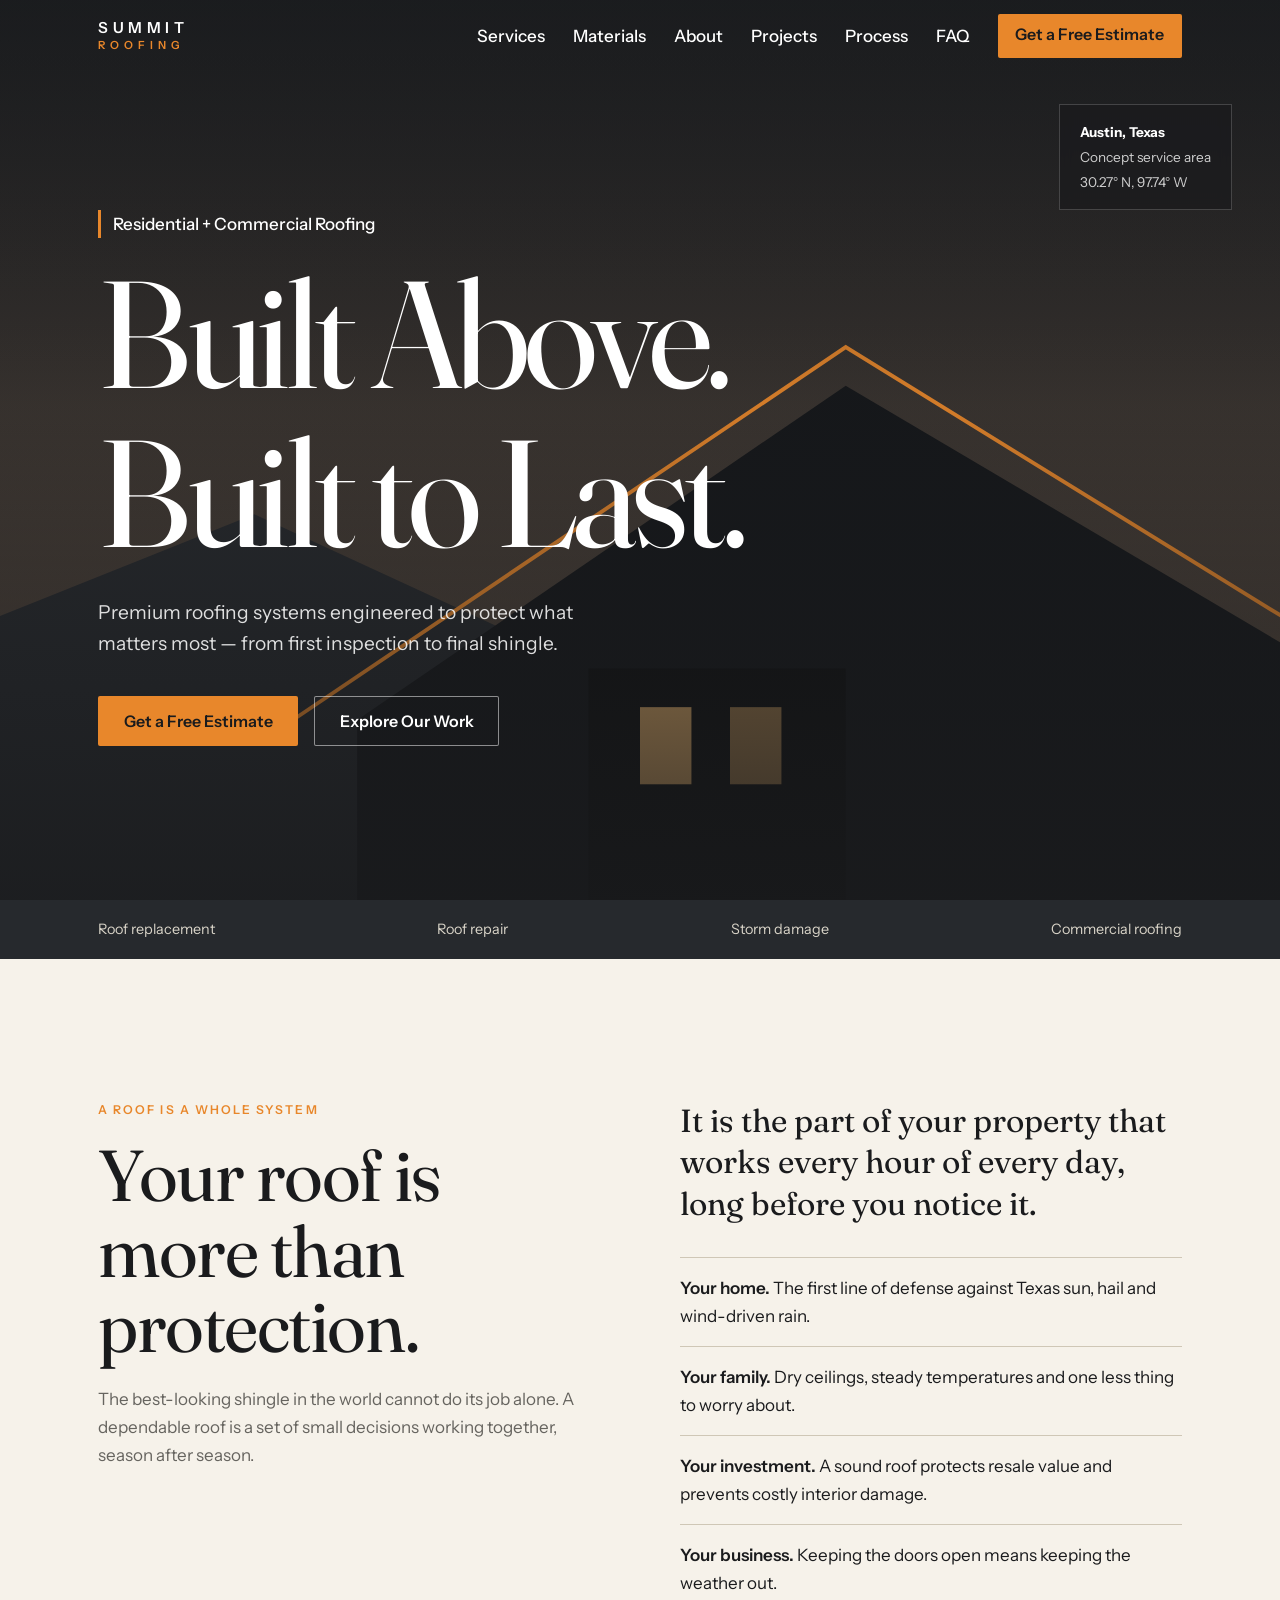
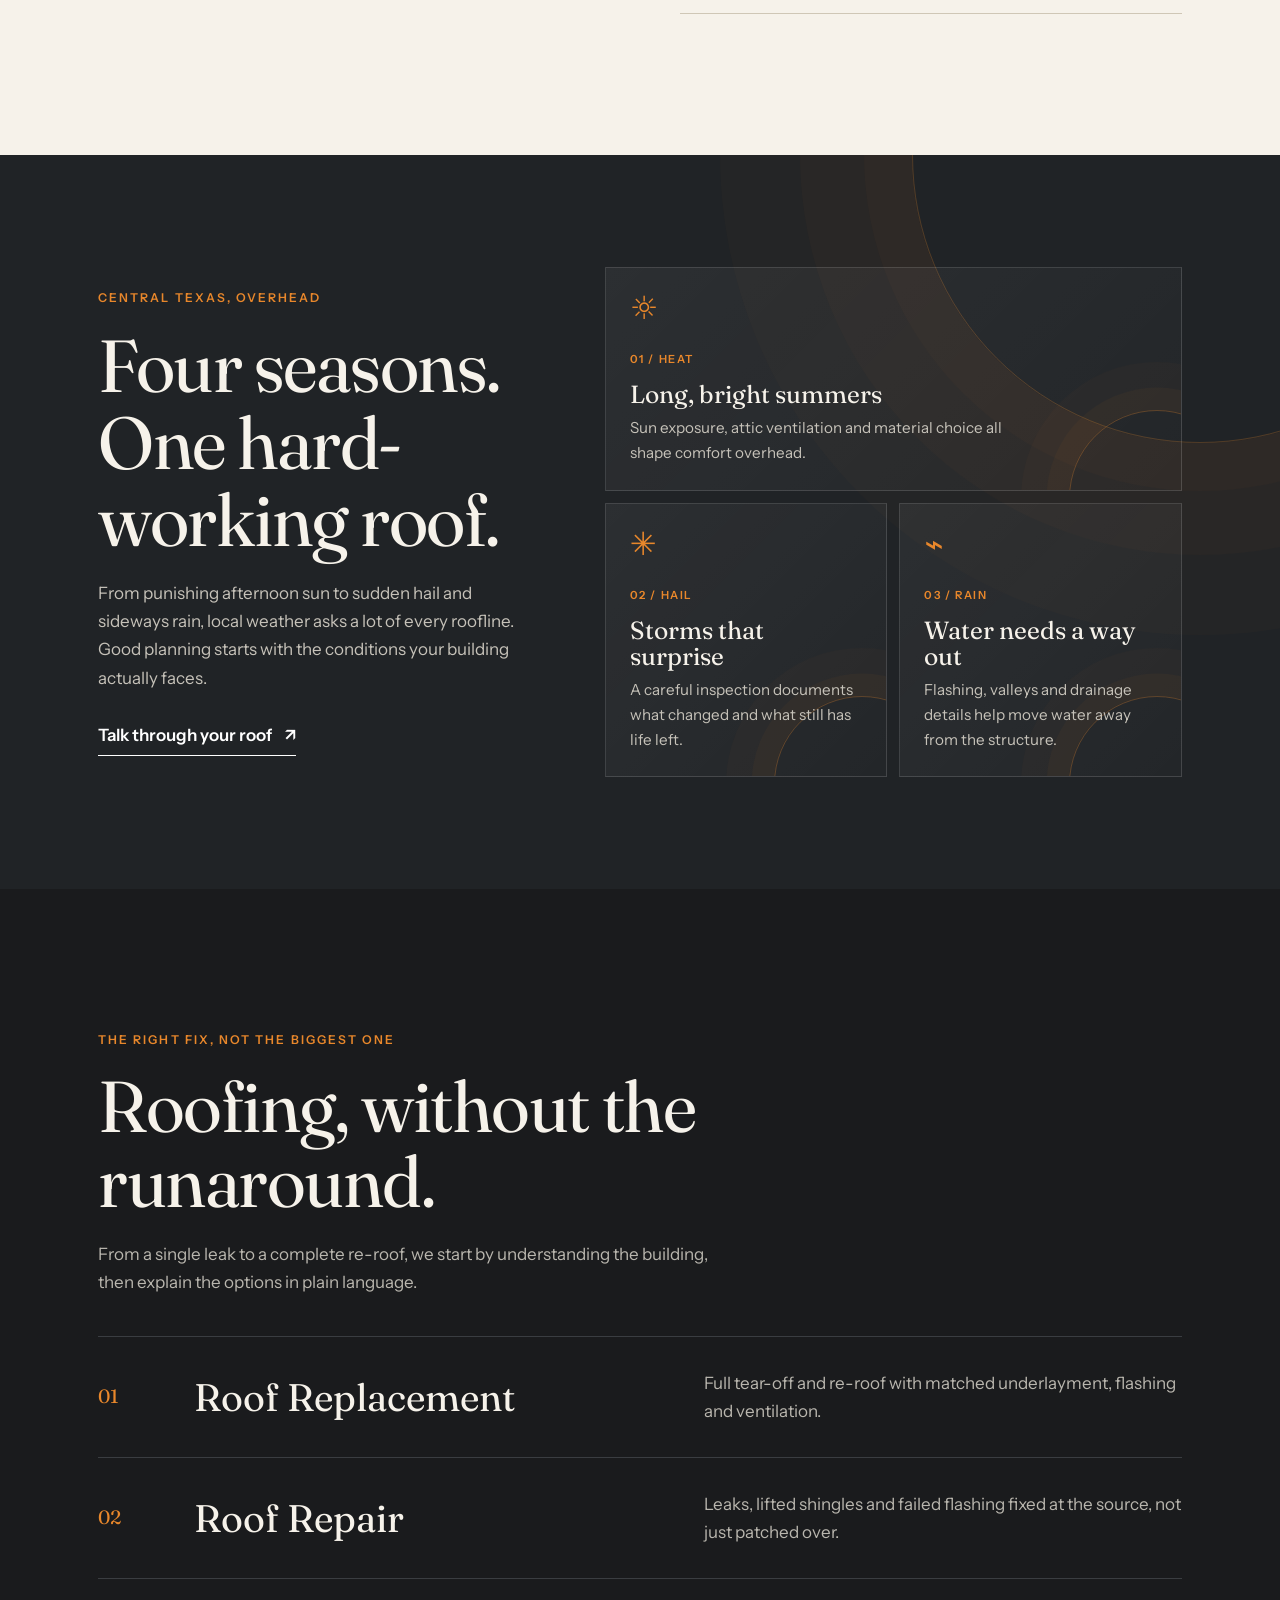
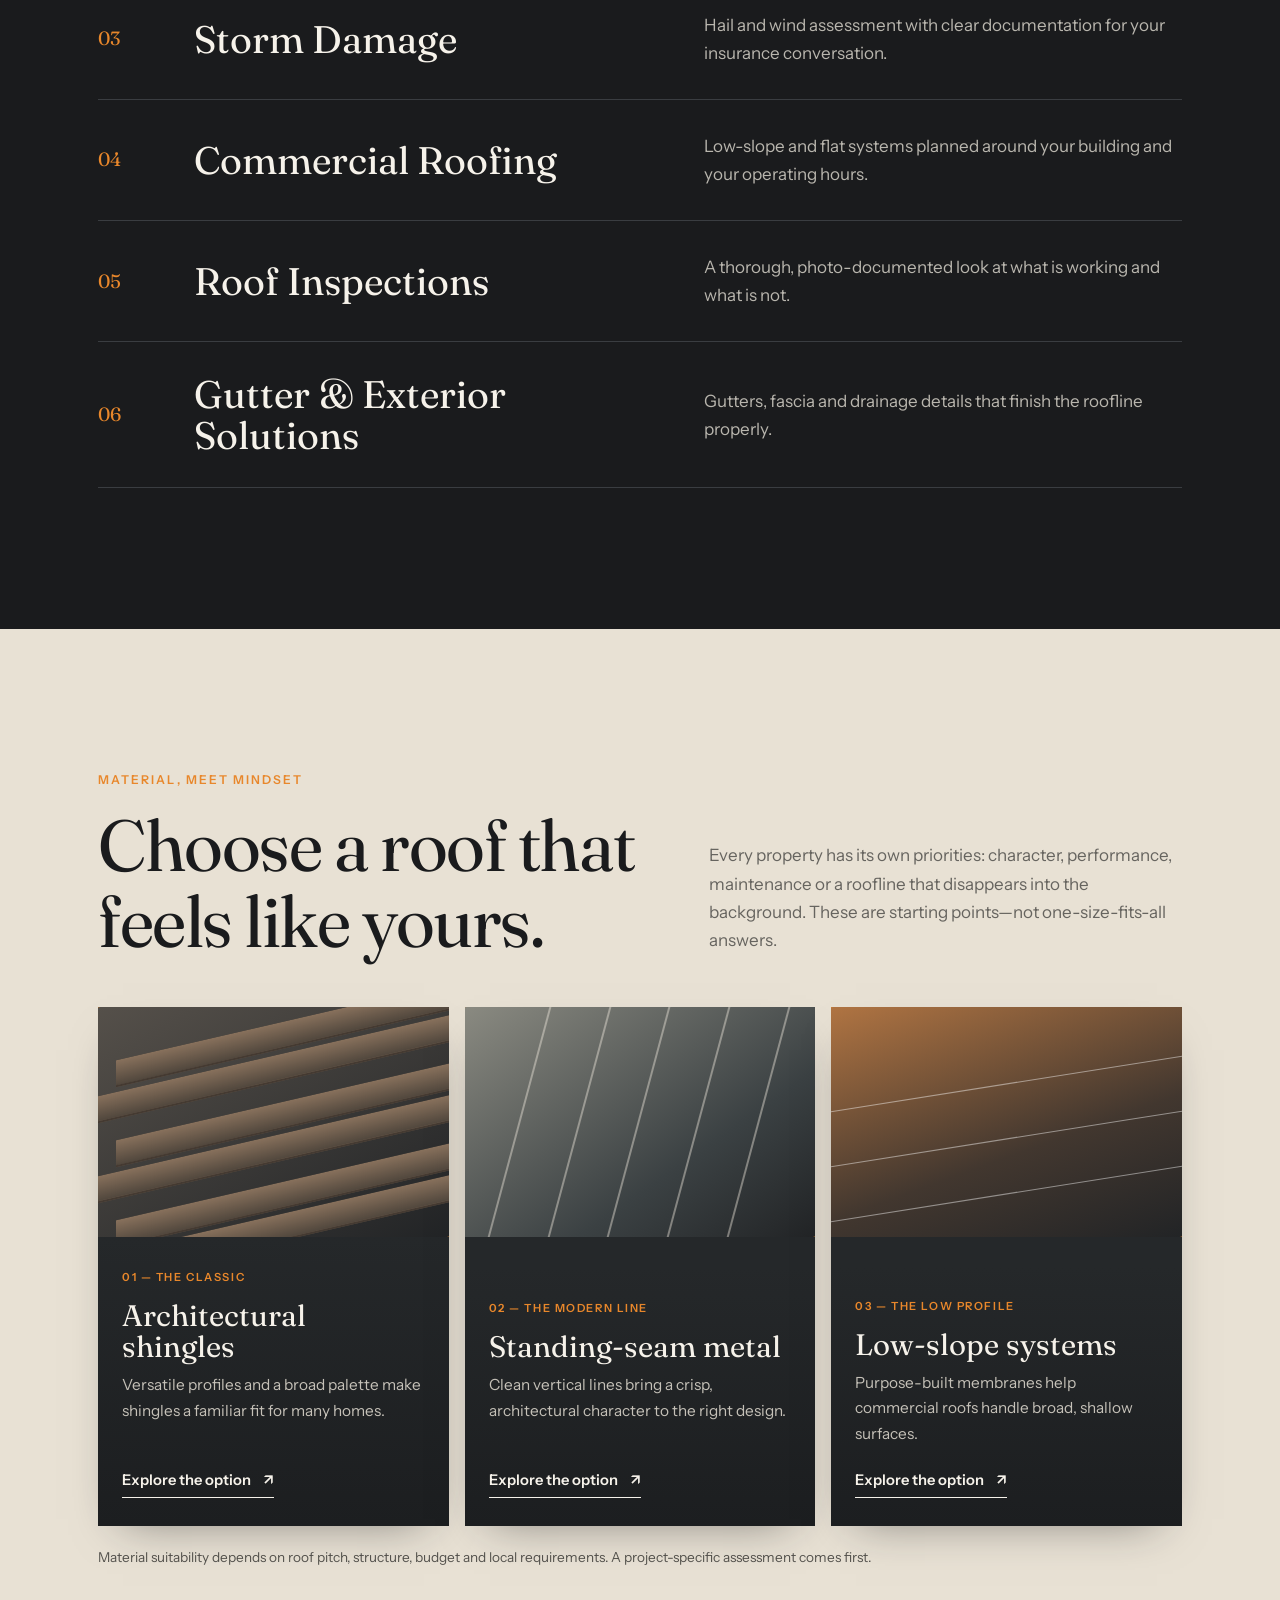
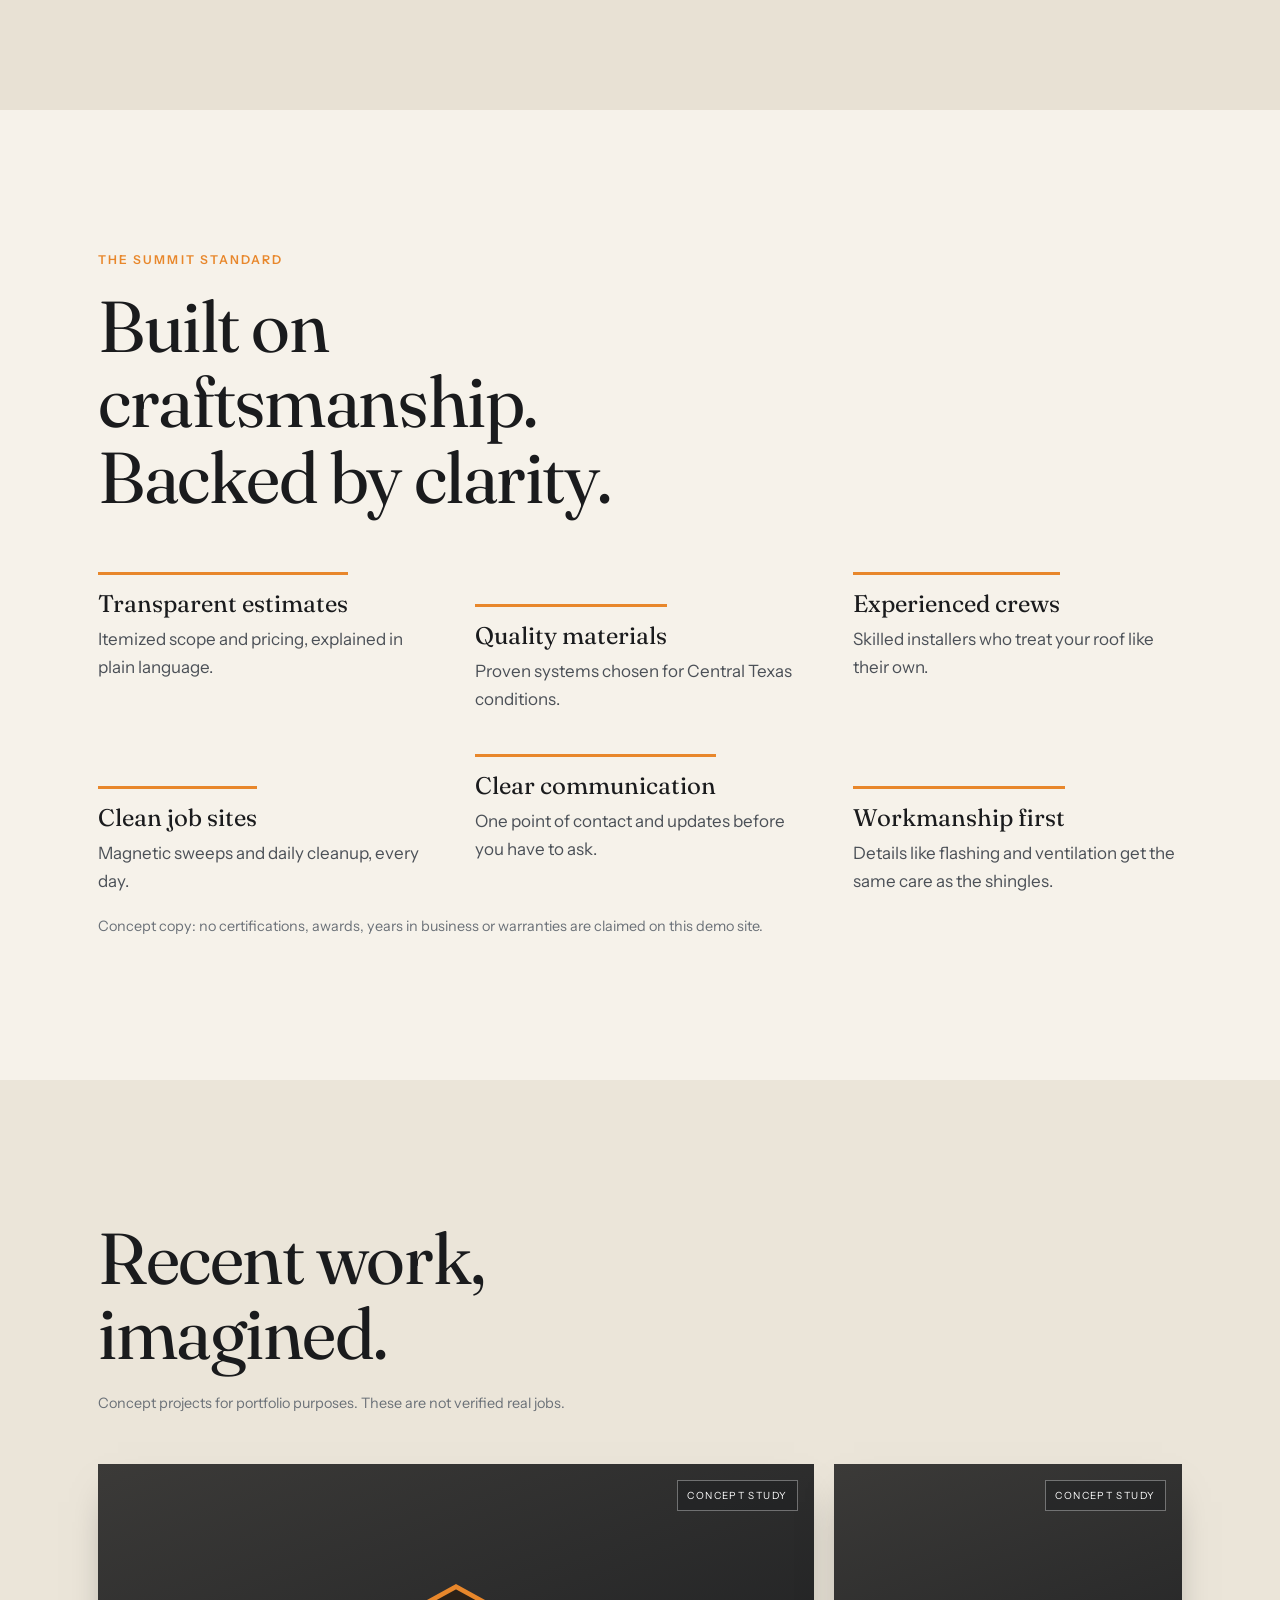
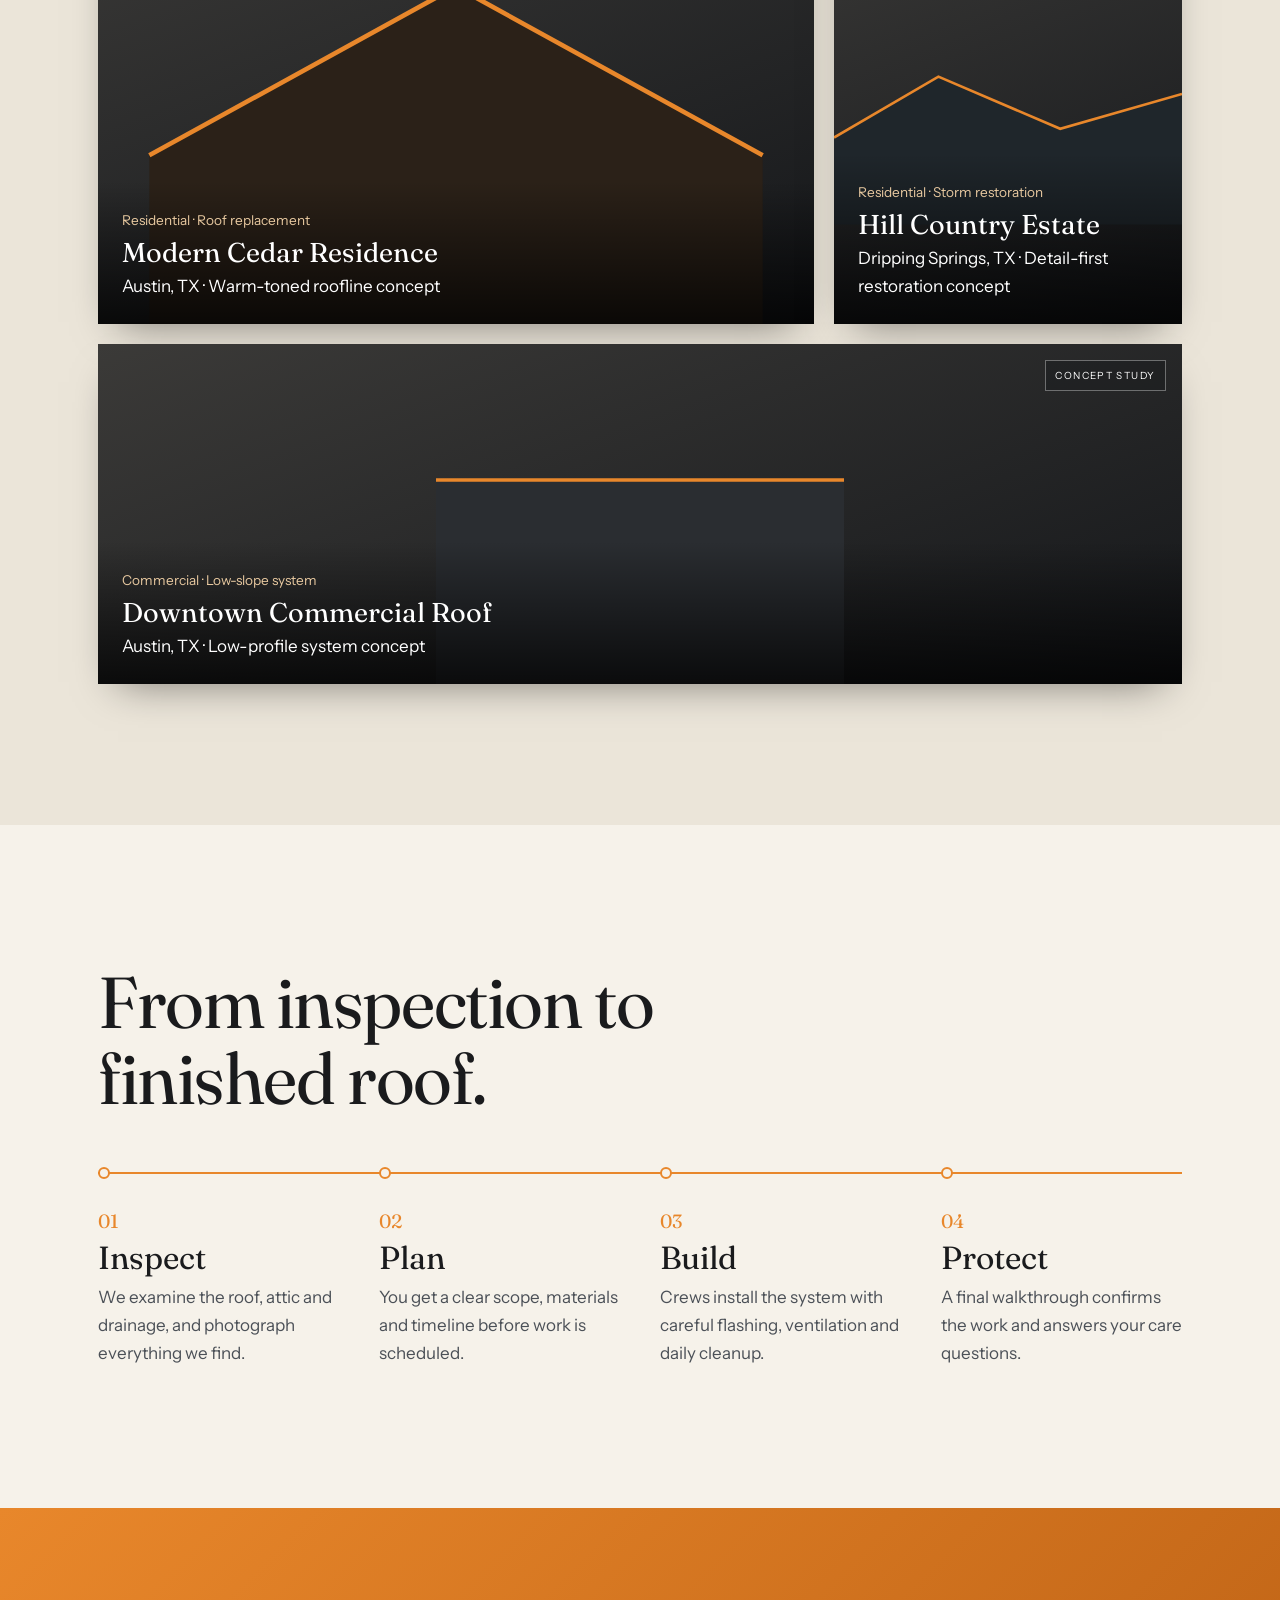
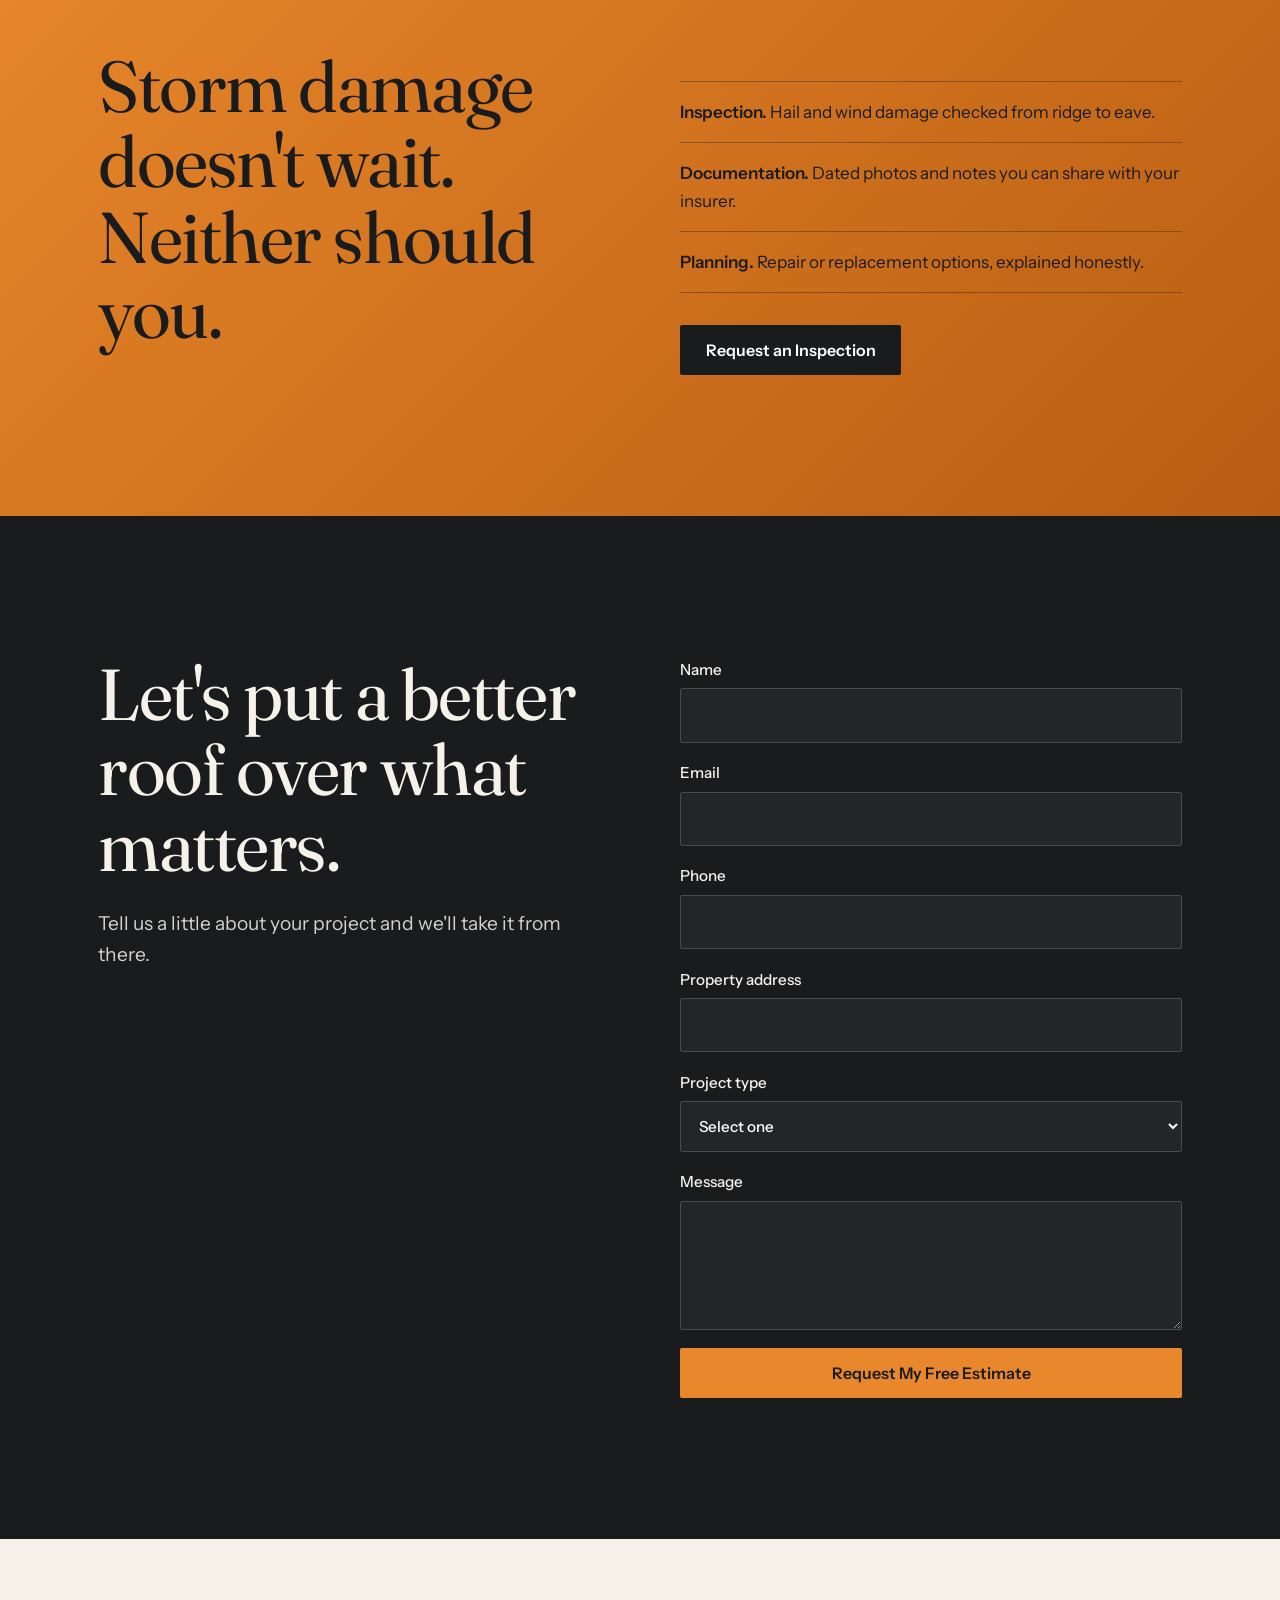
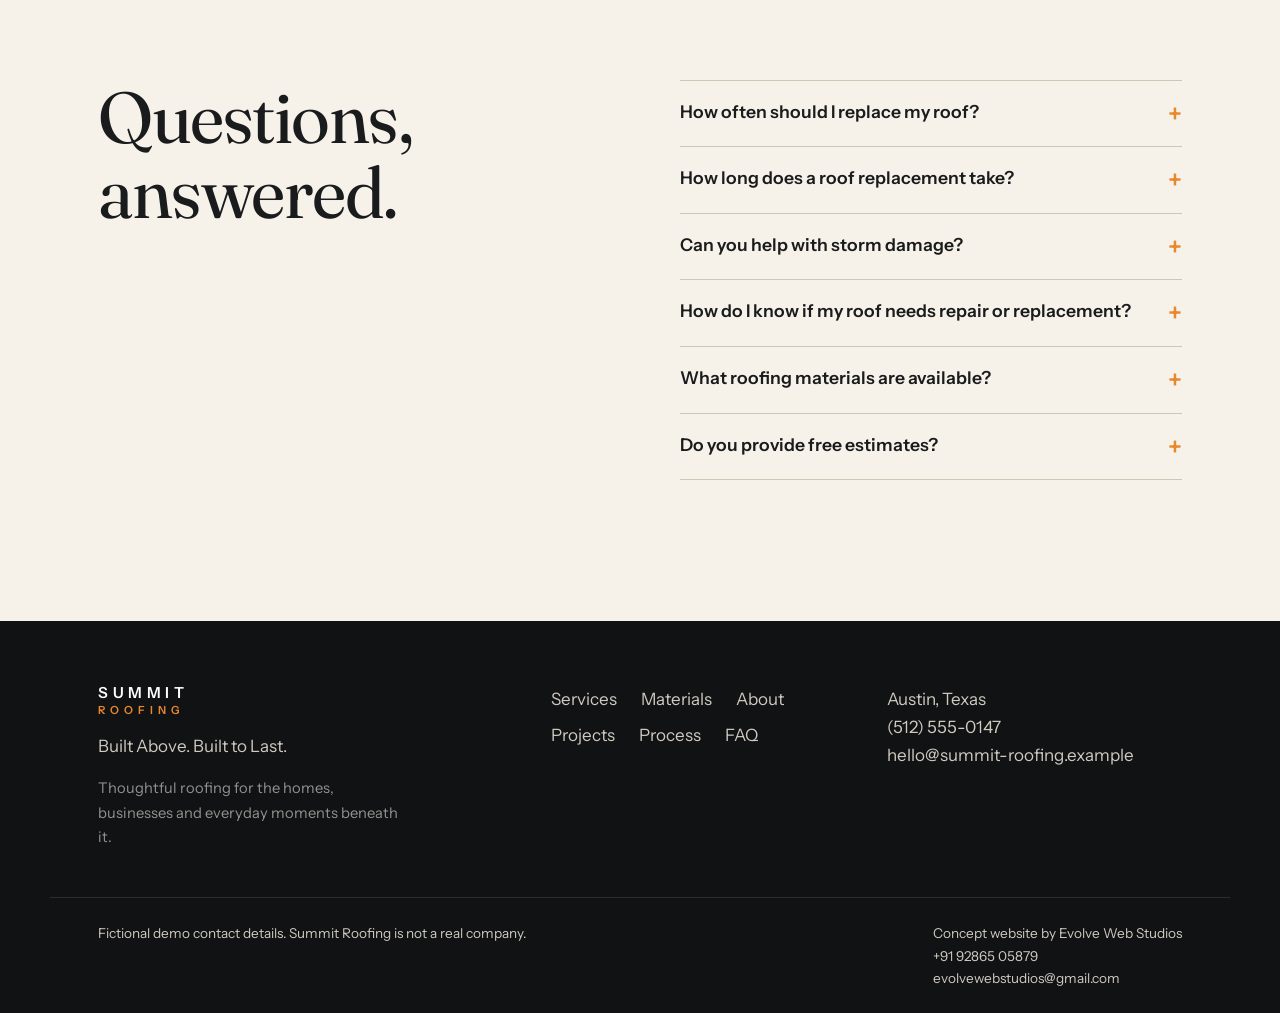
<file: work/summit-roofing/index.html>
<!DOCTYPE html>
<html lang="en">
<head>
<meta charset="utf-8">
<meta name="viewport" content="width=device-width, initial-scale=1">
<title>Summit Roofing | Residential &amp; Commercial Roofing, Austin TX (Concept)</title>
<meta name="description" content="Summit Roofing is a fictional concept website by Evolve Web Studios: premium residential and commercial roofing, from first inspection to final shingle.">
<link rel="canonical" href="https://example.com/summit-roofing/">
<meta property="og:type" content="website">
<meta property="og:title" content="Summit Roofing | Built Above. Built to Last.">
<meta property="og:description" content="A concept roofing website designed by Evolve Web Studios.">
<meta property="og:url" content="https://example.com/summit-roofing/">
<link rel="icon" href="data:image/svg+xml,%3Csvg xmlns='http://www.w3.org/2000/svg' viewBox='0 0 32 32'%3E%3Cpath d='M2 26 16 6l14 20z' fill='%23e8872b'/%3E%3C/svg%3E">
<link rel="preconnect" href="https://fonts.googleapis.com">
<link rel="preconnect" href="https://fonts.gstatic.com" crossorigin>
<link href="https://fonts.googleapis.com/css2?family=Fraunces:opsz,wght@9..144,400;9..144,600&family=Instrument+Sans:wght@400;500;600&display=swap" rel="stylesheet">
<link rel="stylesheet" href="css/style.css">
<!-- Fictional concept business: no real company, address or phone. -->
<script type="application/ld+json">
{"@context":"https://schema.org","@type":"RoofingContractor","name":"Summit Roofing (Concept)","description":"Fictional concept business created by Evolve Web Studios for portfolio purposes.","telephone":"+1-512-555-0147","email":"hello@summit-roofing.example","address":{"@type":"PostalAddress","addressLocality":"Austin","addressRegion":"TX","addressCountry":"US"},"url":"https://example.com/summit-roofing/"}
</script>
</head>
<body>
<a class="skip" href="#main">Skip to content</a>

<header class="nav" id="nav">
  <div class="wrap nav-in">
    <a href="#top" class="logo" aria-label="Summit Roofing home"><span>Summit</span><span>Roofing</span></a>
    <nav id="menu" class="menu" aria-label="Primary">
      <a href="#services">Services</a><a href="#materials">Materials</a><a href="#about">About</a><a href="#projects">Projects</a><a href="#process">Process</a><a href="#faq">FAQ</a>
      <a href="#estimate" class="btn btn-sm menu-cta">Get a Free Estimate</a>
    </nav>
    <button class="burger" id="burger" aria-expanded="false" aria-controls="menu" aria-label="Open menu"><i></i><i></i></button>
  </div>
</header>

<main id="main">
<section class="hero" id="top">
  <svg class="hero-art" viewBox="0 0 1200 700" preserveAspectRatio="xMidYMax slice" aria-hidden="true">
    <defs><linearGradient id="sky" x1="0" y1="0" x2="0" y2="1"><stop offset="0" stop-color="#1b1d20"/><stop offset=".7" stop-color="#4a4038"/><stop offset="1" stop-color="#c7753a"/></linearGradient></defs>
    <rect width="1200" height="700" fill="url(#sky)"/>
    <path d="M0 520 300 400l260 120v180H0z" fill="#26292d"/>
    <path d="M380 560 760 300l440 260v140H380z" fill="#15171a"/>
    <path d="M330 560 760 270l470 290" fill="none" stroke="#e8872b" stroke-width="3" class="draw"/>
    <path d="M560 700V520h200v180z" fill="#0f1011"/>
    <rect x="600" y="550" width="40" height="60" fill="#e8b36b" opacity=".85"/><rect x="670" y="550" width="40" height="60" fill="#e8b36b" opacity=".6"/>
  </svg>
  <div class="hero-shade"></div>
  <div class="wrap hero-in">
    <p class="chip">Residential + Commercial Roofing</p>
    <h1>Built Above.<br>Built to Last.</h1>
    <p class="lead">Premium roofing systems engineered to protect what matters most — from first inspection to final shingle.</p>
    <div class="cta-row"><a href="#estimate" class="btn">Get a Free Estimate</a><a href="#projects" class="btn btn-ghost">Explore Our Work</a></div>
  </div>
  <aside class="float-card" aria-label="Service area"><b>Austin, Texas</b><span>Concept service area</span><span>30.27° N, 97.74° W</span></aside>
</section>

<div class="strip" aria-label="Roofing services"><div class="wrap"><span>Roof replacement</span><span>Roof repair</span><span>Storm damage</span><span>Commercial roofing</span></div></div>

<section class="sec value" id="about">
  <div class="wrap grid-2">
    <div class="rv">
      <p class="eyebrow">A roof is a whole system</p>
      <h2 class="xl">Your roof is more than protection.</h2>
      <p class="section-intro">The best-looking shingle in the world cannot do its job alone. A dependable roof is a set of small decisions working together, season after season.</p>
    </div>
    <div class="rv">
      <p class="big">It is the part of your property that works every hour of every day, long before you notice it.</p>
      <ul class="stack">
        <li><b>Your home.</b> The first line of defense against Texas sun, hail and wind-driven rain.</li>
        <li><b>Your family.</b> Dry ceilings, steady temperatures and one less thing to worry about.</li>
        <li><b>Your investment.</b> A sound roof protects resale value and prevents costly interior damage.</li>
        <li><b>Your business.</b> Keeping the doors open means keeping the weather out.</li>
      </ul>
    </div>
  </div>
</section>

<section class="weather" aria-labelledby="weather-title">
  <div class="wrap weather-in">
    <div class="weather-copy rv">
      <p class="eyebrow">Central Texas, overhead</p>
      <h2 class="xl" id="weather-title">Four seasons.<br>One hard-working roof.</h2>
      <p>From punishing afternoon sun to sudden hail and sideways rain, local weather asks a lot of every roofline. Good planning starts with the conditions your building actually faces.</p>
      <a class="text-link" href="#estimate">Talk through your roof <span aria-hidden="true">↗</span></a>
    </div>
    <div class="weather-grid">
      <article class="weather-card heat rv"><span class="weather-icon" aria-hidden="true">☼</span><span class="weather-count">01 / HEAT</span><h3>Long, bright summers</h3><p>Sun exposure, attic ventilation and material choice all shape comfort overhead.</p></article>
      <article class="weather-card hail rv"><span class="weather-icon" aria-hidden="true">✳</span><span class="weather-count">02 / HAIL</span><h3>Storms that surprise</h3><p>A careful inspection documents what changed and what still has life left.</p></article>
      <article class="weather-card rain rv"><span class="weather-icon" aria-hidden="true">⌁</span><span class="weather-count">03 / RAIN</span><h3>Water needs a way out</h3><p>Flashing, valleys and drainage details help move water away from the structure.</p></article>
    </div>
  </div>
</section>

<section class="sec dark" id="services">
  <div class="wrap">
    <p class="eyebrow rv">The right fix, not the biggest one</p>
    <h2 class="xl rv">Roofing, without the runaround.</h2>
    <p class="section-intro rv">From a single leak to a complete re-roof, we start by understanding the building, then explain the options in plain language.</p>
    <ol class="svc">
      <li class="rv"><h3>Roof Replacement</h3><p>Full tear-off and re-roof with matched underlayment, flashing and ventilation.</p></li>
      <li class="rv"><h3>Roof Repair</h3><p>Leaks, lifted shingles and failed flashing fixed at the source, not just patched over.</p></li>
      <li class="rv"><h3>Storm Damage</h3><p>Hail and wind assessment with clear documentation for your insurance conversation.</p></li>
      <li class="rv"><h3>Commercial Roofing</h3><p>Low-slope and flat systems planned around your building and your operating hours.</p></li>
      <li class="rv"><h3>Roof Inspections</h3><p>A thorough, photo-documented look at what is working and what is not.</p></li>
      <li class="rv"><h3>Gutter &amp; Exterior Solutions</h3><p>Gutters, fascia and drainage details that finish the roofline properly.</p></li>
    </ol>
  </div>
</section>

<section class="sec material-section" id="materials">
  <div class="wrap">
    <div class="material-heading rv">
      <div><p class="eyebrow">Material, meet mindset</p><h2 class="xl">Choose a roof that feels like yours.</h2></div>
      <p class="section-intro">Every property has its own priorities: character, performance, maintenance or a roofline that disappears into the background. These are starting points—not one-size-fits-all answers.</p>
    </div>
    <div class="material-grid">
      <article class="material-card material-shingle rv">
        <div class="material-visual" aria-hidden="true"><span></span><span></span><span></span><span></span><span></span><span></span></div>
        <div class="material-copy"><span class="material-no">01 — THE CLASSIC</span><h3>Architectural shingles</h3><p>Versatile profiles and a broad palette make shingles a familiar fit for many homes.</p><a href="#estimate" class="text-link">Explore the option <span aria-hidden="true">↗</span></a></div>
      </article>
      <article class="material-card material-metal rv">
        <div class="material-visual" aria-hidden="true"><span></span><span></span><span></span><span></span><span></span></div>
        <div class="material-copy"><span class="material-no">02 — THE MODERN LINE</span><h3>Standing-seam metal</h3><p>Clean vertical lines bring a crisp, architectural character to the right design.</p><a href="#estimate" class="text-link">Explore the option <span aria-hidden="true">↗</span></a></div>
      </article>
      <article class="material-card material-low rv">
        <div class="material-visual" aria-hidden="true"><span></span><span></span><span></span></div>
        <div class="material-copy"><span class="material-no">03 — THE LOW PROFILE</span><h3>Low-slope systems</h3><p>Purpose-built membranes help commercial roofs handle broad, shallow surfaces.</p><a href="#estimate" class="text-link">Explore the option <span aria-hidden="true">↗</span></a></div>
      </article>
    </div>
    <p class="material-footnote">Material suitability depends on roof pitch, structure, budget and local requirements. A project-specific assessment comes first.</p>
  </div>
</section>

<section class="sec" id="why">
  <div class="wrap">
    <p class="eyebrow rv">The Summit standard</p>
    <h2 class="xl rv">Built on craftsmanship.<br>Backed by clarity.</h2>
    <div class="why">
      <div class="rv"><h3>Transparent estimates</h3><p>Itemized scope and pricing, explained in plain language.</p></div>
      <div class="rv"><h3>Quality materials</h3><p>Proven systems chosen for Central Texas conditions.</p></div>
      <div class="rv"><h3>Experienced crews</h3><p>Skilled installers who treat your roof like their own.</p></div>
      <div class="rv"><h3>Clean job sites</h3><p>Magnetic sweeps and daily cleanup, every day.</p></div>
      <div class="rv"><h3>Clear communication</h3><p>One point of contact and updates before you have to ask.</p></div>
      <div class="rv"><h3>Workmanship first</h3><p>Details like flashing and ventilation get the same care as the shingles.</p></div>
    </div>
    <p class="note">Concept copy: no certifications, awards, years in business or warranties are claimed on this demo site.</p>
  </div>
</section>

<section class="sec tint" id="projects">
  <div class="wrap">
    <h2 class="xl rv">Recent work, imagined.</h2>
    <p class="note rv">Concept projects for portfolio purposes. These are not verified real jobs.</p>
    <div class="proj">
      <article class="card c1 rv"><svg viewBox="0 0 400 300" aria-hidden="true"><path d="M0 300V190l200-110 200 110v110z" fill="#2b2118"/><path d="M0 190 200 80l200 110" fill="none" stroke="#e8872b" stroke-width="3"/></svg><div><span>Residential · Roof replacement</span><h3>Modern Cedar Residence</h3><p>Austin, TX · Warm-toned roofline concept</p></div></article>
      <article class="card c2 rv"><svg viewBox="0 0 400 300" aria-hidden="true"><path d="M0 300V200l120-70 140 60 140-40v150z" fill="#1f262b"/><path d="M0 200l120-70 140 60 140-40" fill="none" stroke="#e8872b" stroke-width="3"/></svg><div><span>Residential · Storm restoration</span><h3>Hill Country Estate</h3><p>Dripping Springs, TX · Detail-first restoration concept</p></div></article>
      <article class="card c3 rv"><svg viewBox="0 0 400 300" aria-hidden="true"><path d="M20 300V120h360v180z" fill="#2a2d31"/><path d="M20 120h360" stroke="#e8872b" stroke-width="3"/></svg><div><span>Commercial · Low-slope system</span><h3>Downtown Commercial Roof</h3><p>Austin, TX · Low-profile system concept</p></div></article>
    </div>
  </div>
</section>

<section class="sec" id="process">
  <div class="wrap">
    <h2 class="xl rv">From inspection to finished roof.</h2>
    <ol class="steps">
      <li class="rv"><span>01</span><h3>Inspect</h3><p>We examine the roof, attic and drainage, and photograph everything we find.</p></li>
      <li class="rv"><span>02</span><h3>Plan</h3><p>You get a clear scope, materials and timeline before work is scheduled.</p></li>
      <li class="rv"><span>03</span><h3>Build</h3><p>Crews install the system with careful flashing, ventilation and daily cleanup.</p></li>
      <li class="rv"><span>04</span><h3>Protect</h3><p>A final walkthrough confirms the work and answers your care questions.</p></li>
    </ol>
  </div>
</section>

<section class="storm" id="storm">
  <div class="wrap grid-2">
    <h2 class="xl rv">Storm damage doesn't wait.<br>Neither should you.</h2>
    <div class="rv">
      <ul class="stack">
        <li><b>Inspection.</b> Hail and wind damage checked from ridge to eave.</li>
        <li><b>Documentation.</b> Dated photos and notes you can share with your insurer.</li>
        <li><b>Planning.</b> Repair or replacement options, explained honestly.</li>
      </ul>
      <a href="#estimate" class="btn" data-type="Storm damage">Request an Inspection</a>
    </div>
  </div>
</section>

<section class="sec dark" id="estimate">
  <div class="wrap grid-2">
    <div class="rv"><h2 class="xl">Let's put a better roof over what matters.</h2><p class="lead">Tell us a little about your project and we'll take it from there.</p></div>
    <form id="form" class="form rv" novalidate>
      <label>Name<input name="name" autocomplete="name" required></label>
      <label>Email<input name="email" type="email" autocomplete="email" required></label>
      <label>Phone<input name="phone" type="tel" autocomplete="tel" required></label>
      <label>Property address<input name="address" autocomplete="street-address" required></label>
      <label>Project type<select name="type" id="type" required><option value="">Select one</option><option>Roof replacement</option><option>Roof repair</option><option>Storm damage</option><option>Commercial roofing</option><option>Roof inspection</option><option>Gutters &amp; exterior</option></select></label>
      <label>Message<textarea name="message" rows="4"></textarea></label>
      <button class="btn" type="submit">Request My Free Estimate</button>
      <p class="ok" id="ok" role="status" hidden>Thanks — your request has been received in this demo. Nothing was sent.</p>
    </form>
  </div>
</section>

<section class="sec" id="faq">
  <div class="wrap grid-2">
    <h2 class="xl rv">Questions, answered.</h2>
    <div class="faq rv">
      <div><button aria-expanded="false">How often should I replace my roof?</button><div><p>It depends on material and climate. Asphalt shingles often last 20 to 30 years, metal longer. Regular inspections show where yours stands.</p></div></div>
      <div><button aria-expanded="false">How long does a roof replacement take?</button><div><p>Most residential replacements take one to three days, depending on size, complexity and weather.</p></div></div>
      <div><button aria-expanded="false">Can you help with storm damage?</button><div><p>Yes. We inspect, document the damage and outline repair or replacement options.</p></div></div>
      <div><button aria-expanded="false">How do I know if my roof needs repair or replacement?</button><div><p>Isolated leaks or a few damaged shingles point to repair. Widespread wear, granule loss or recurring leaks usually mean replacement.</p></div></div>
      <div><button aria-expanded="false">What roofing materials are available?</button><div><p>Common options include asphalt shingles, metal, tile and cedar, plus membrane systems for commercial flat roofs.</p></div></div>
      <div><button aria-expanded="false">Do you provide free estimates?</button><div><p>Yes. In this concept, every project starts with a free, no-pressure estimate.</p></div></div>
    </div>
  </div>
</section>
</main>

<footer class="foot">
  <div class="wrap foot-in">
    <div><p class="logo"><span>Summit</span><span>Roofing</span></p><p>Built Above. Built to Last.</p><p class="foot-note">Thoughtful roofing for the homes, businesses and everyday moments beneath it.</p></div>
    <nav aria-label="Footer"><a href="#services">Services</a><a href="#materials">Materials</a><a href="#about">About</a><a href="#projects">Projects</a><a href="#process">Process</a><a href="#faq">FAQ</a></nav>
    <address>Austin, Texas<br>(512) 555-0147<br>hello@summit-roofing.example</address>
  </div>
  <div class="wrap legal"><p>Fictional demo contact details. Summit Roofing is not a real company.</p><p><a href="https://evolvewebstudios.in/" target="_blank" rel="noopener">Concept website by Evolve Web Studios</a><br>+91 92865 05879 <br> evolvewebstudios@gmail.com </p></div>
</footer>
<script src="js/script.js"></script>
</body>
</html>
</file>
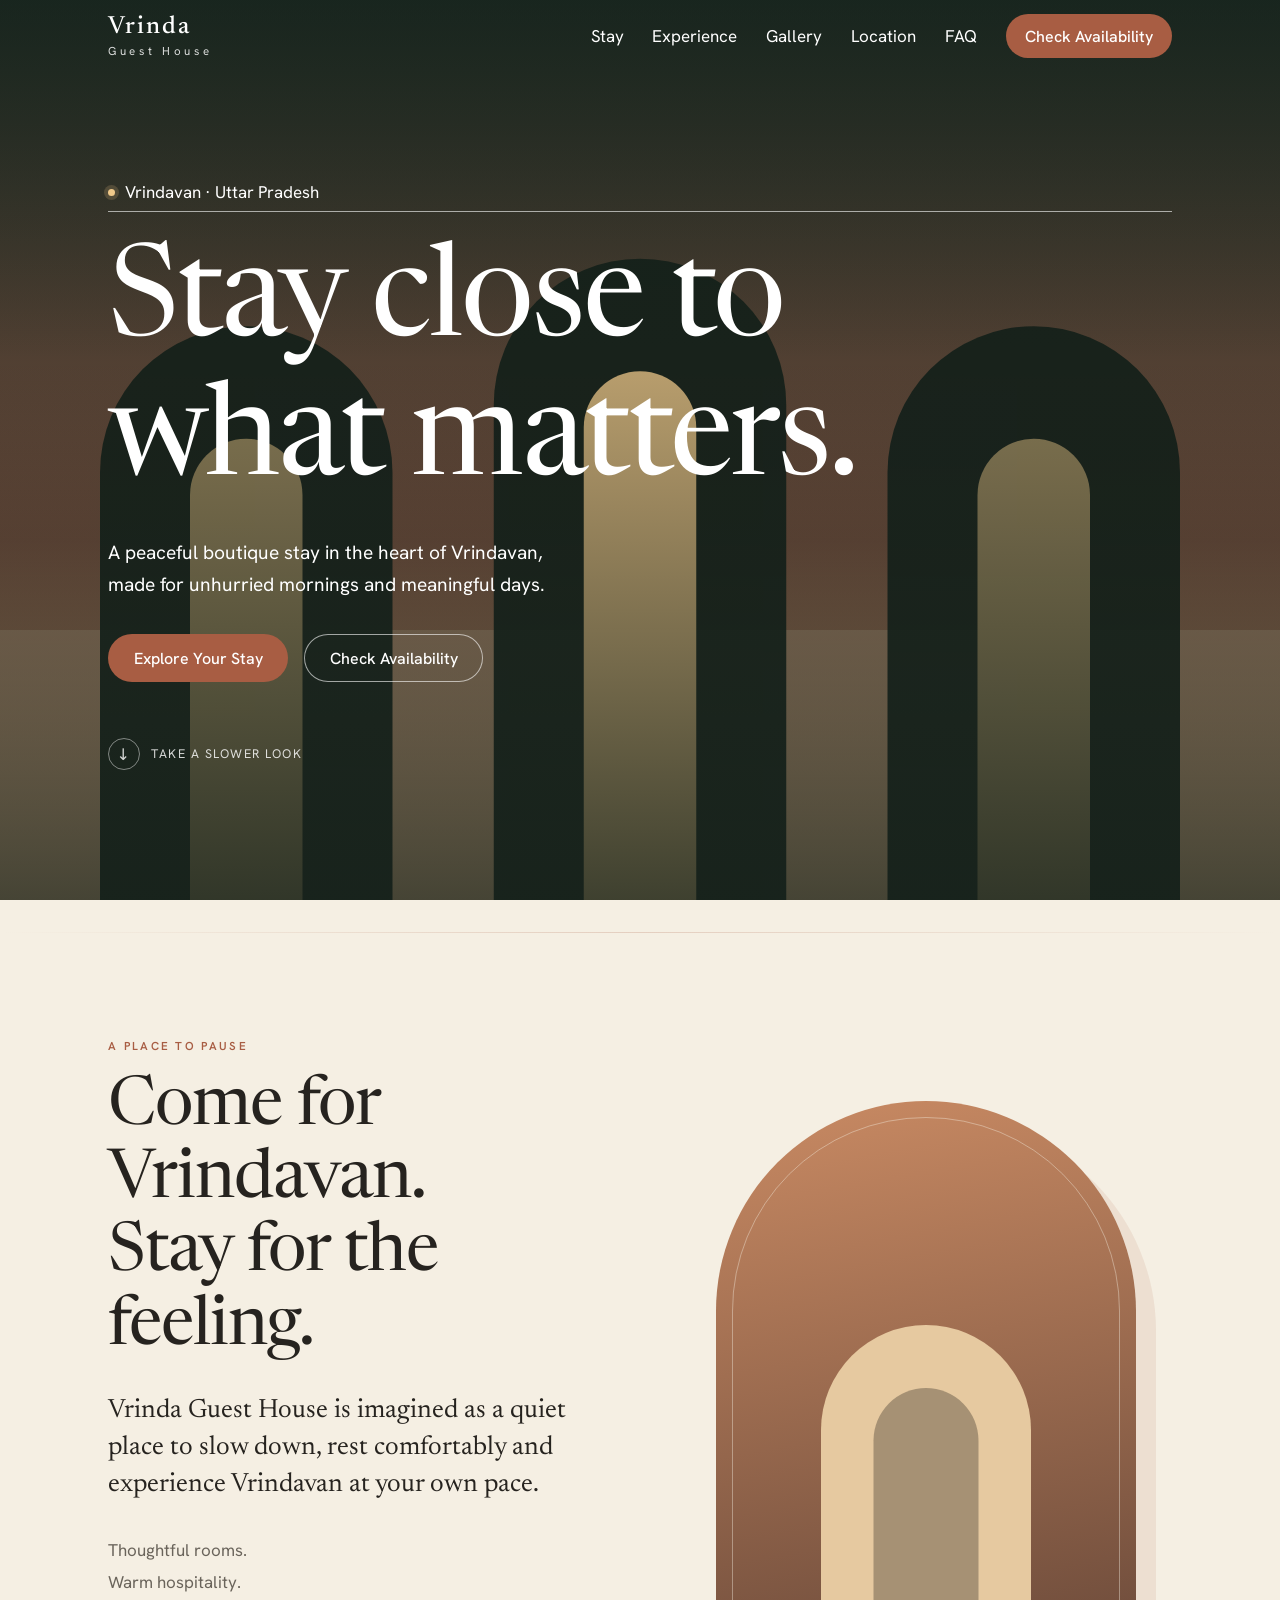
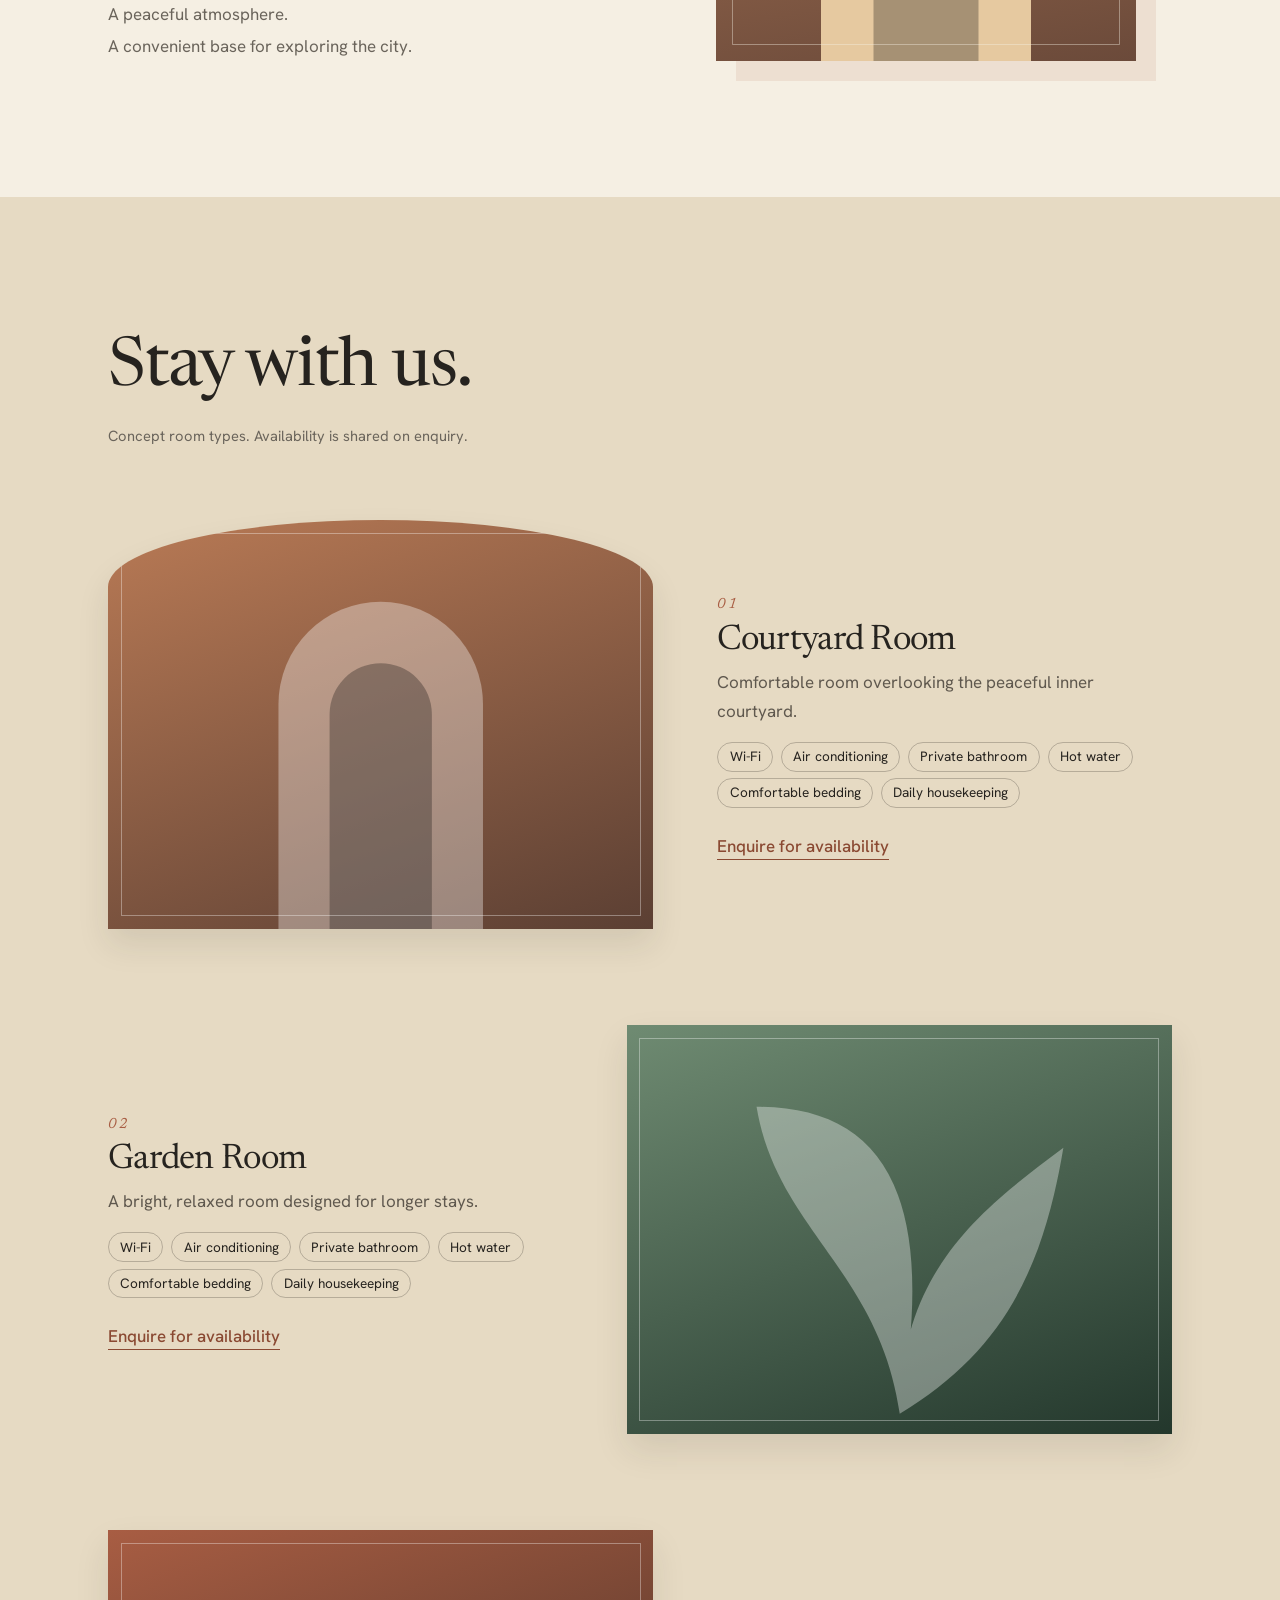
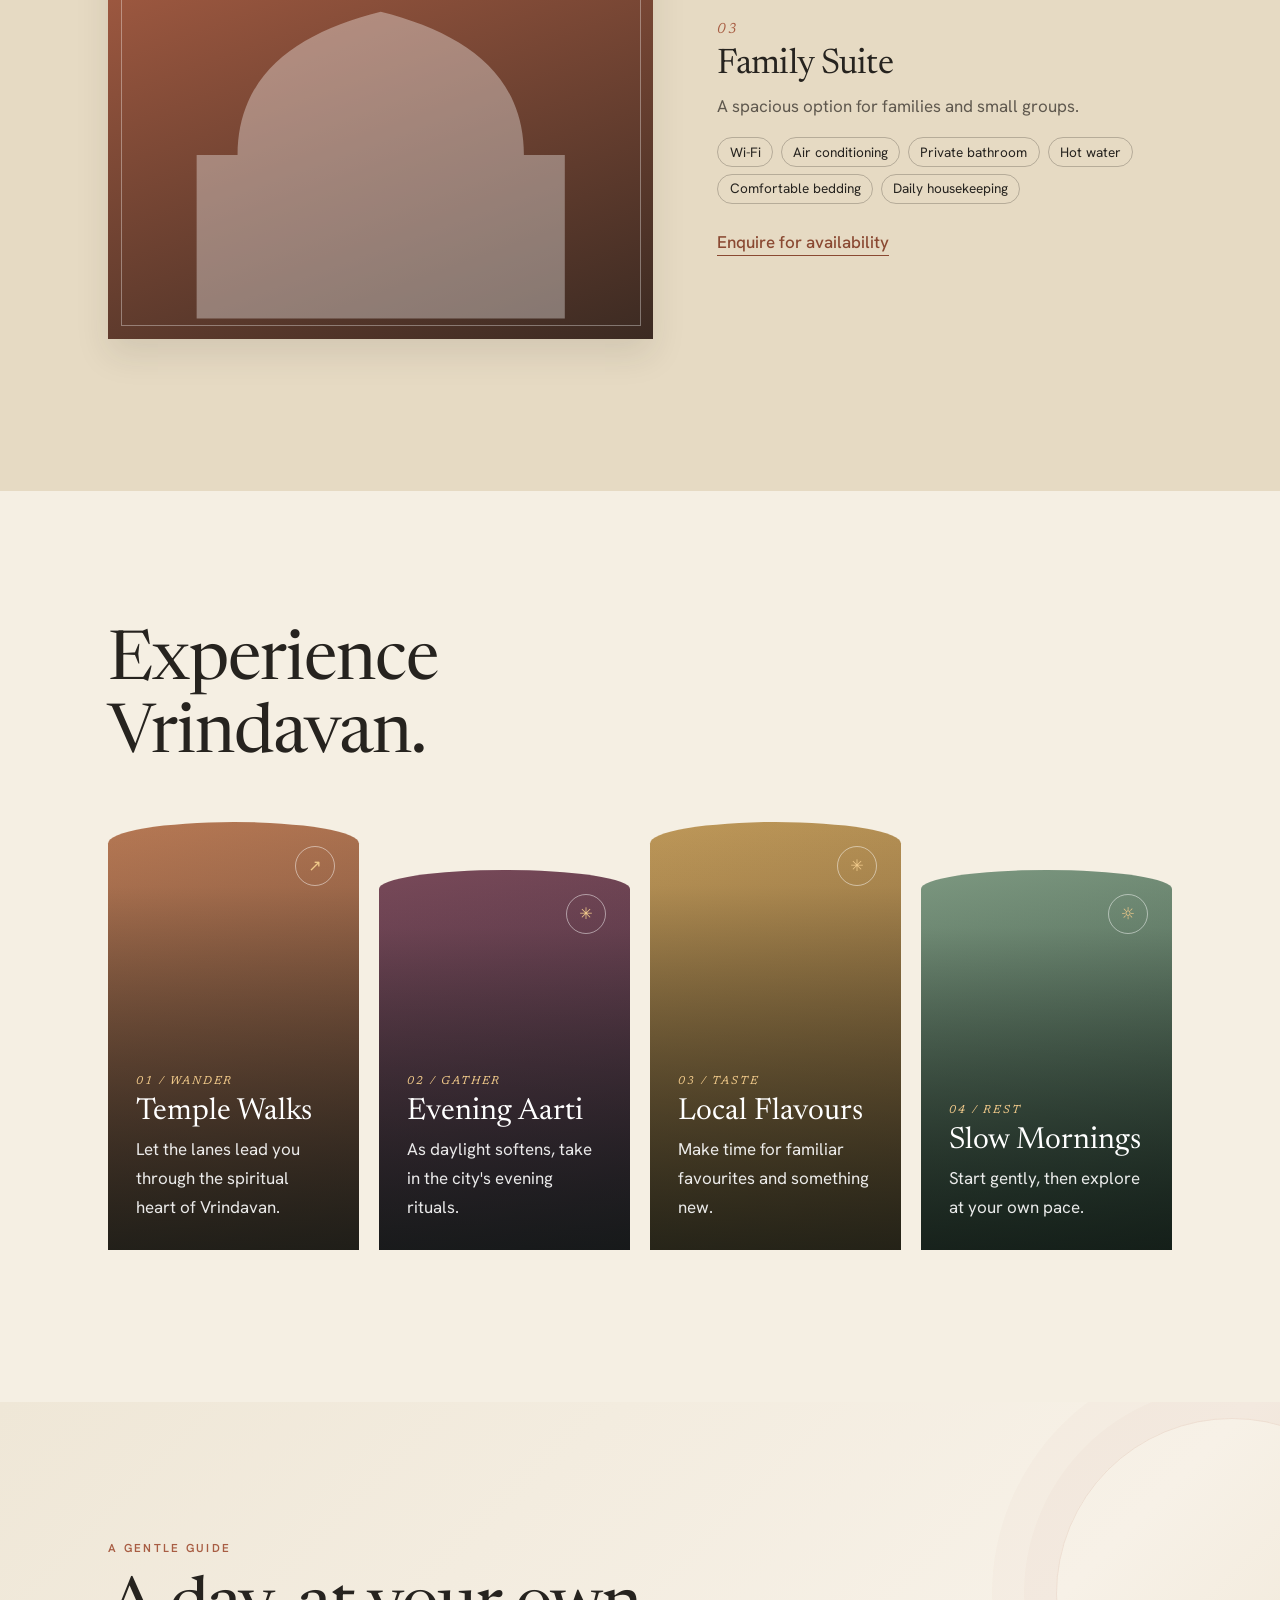
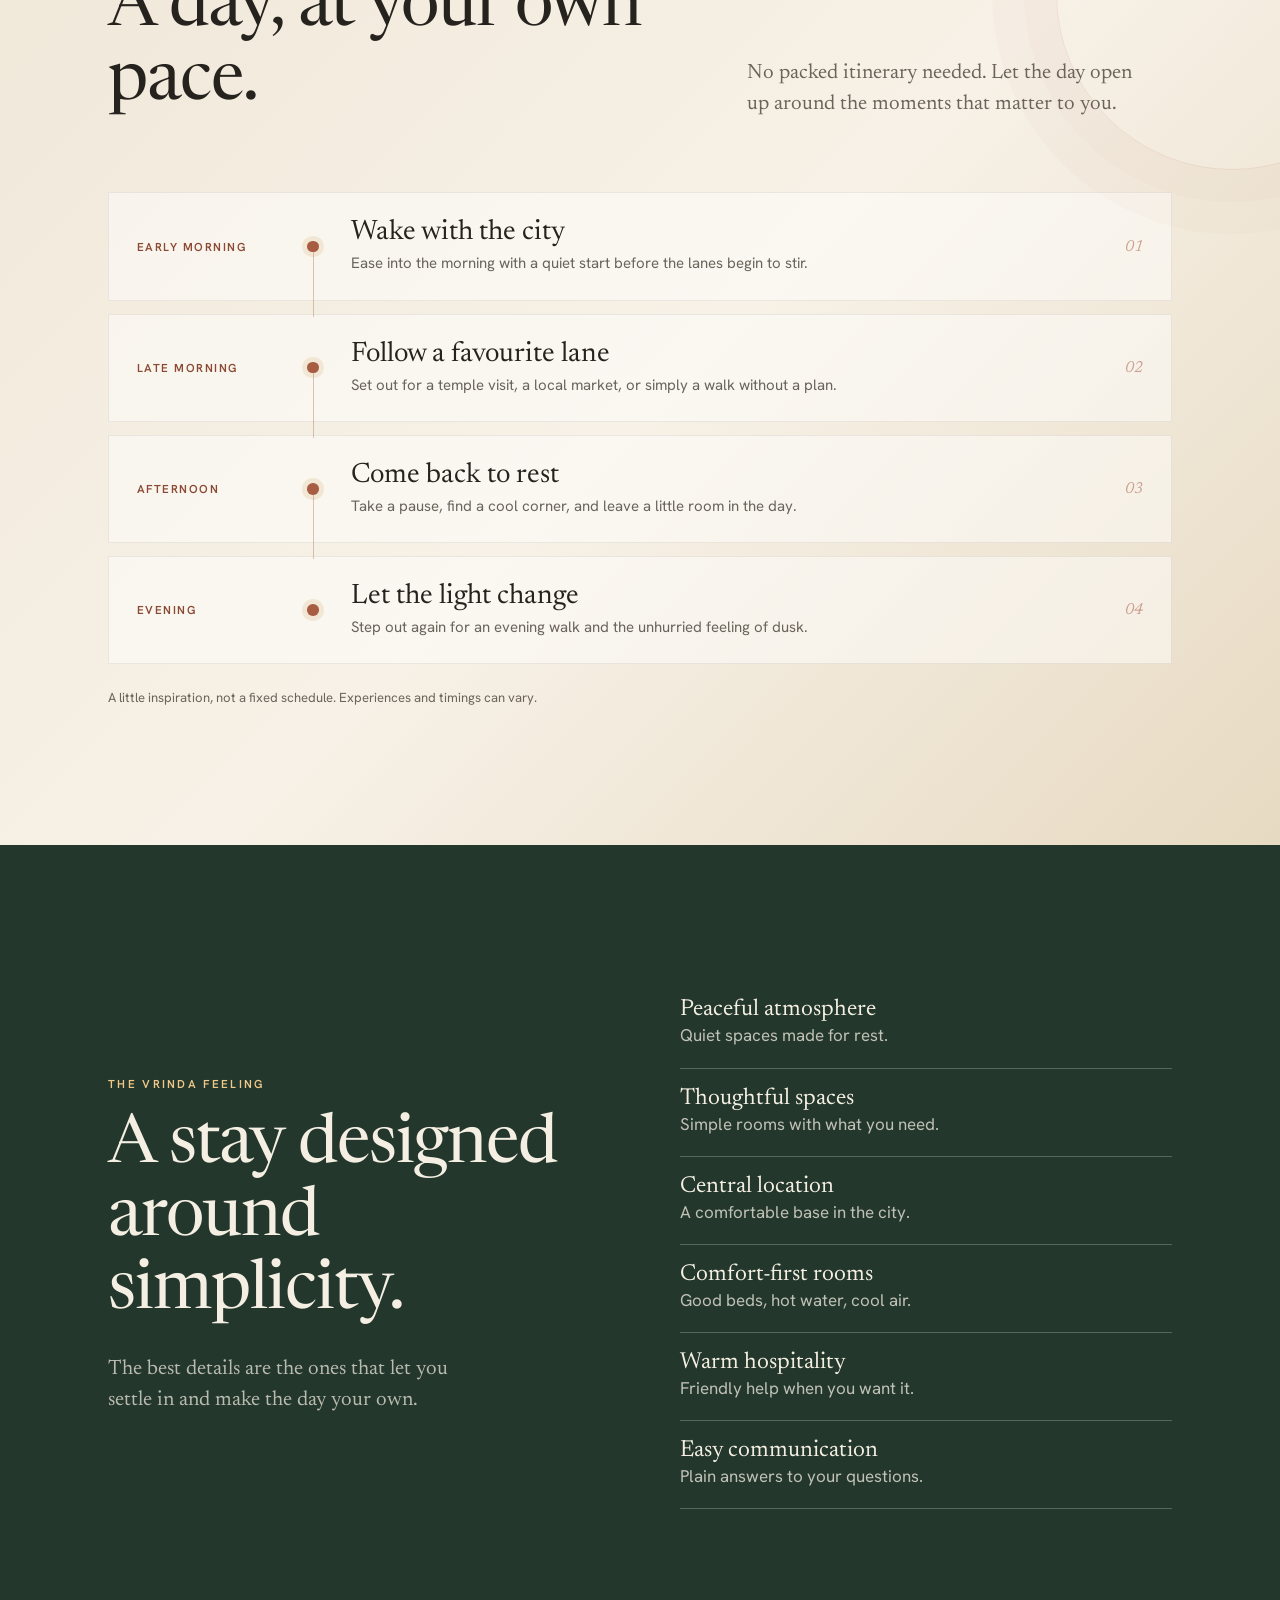
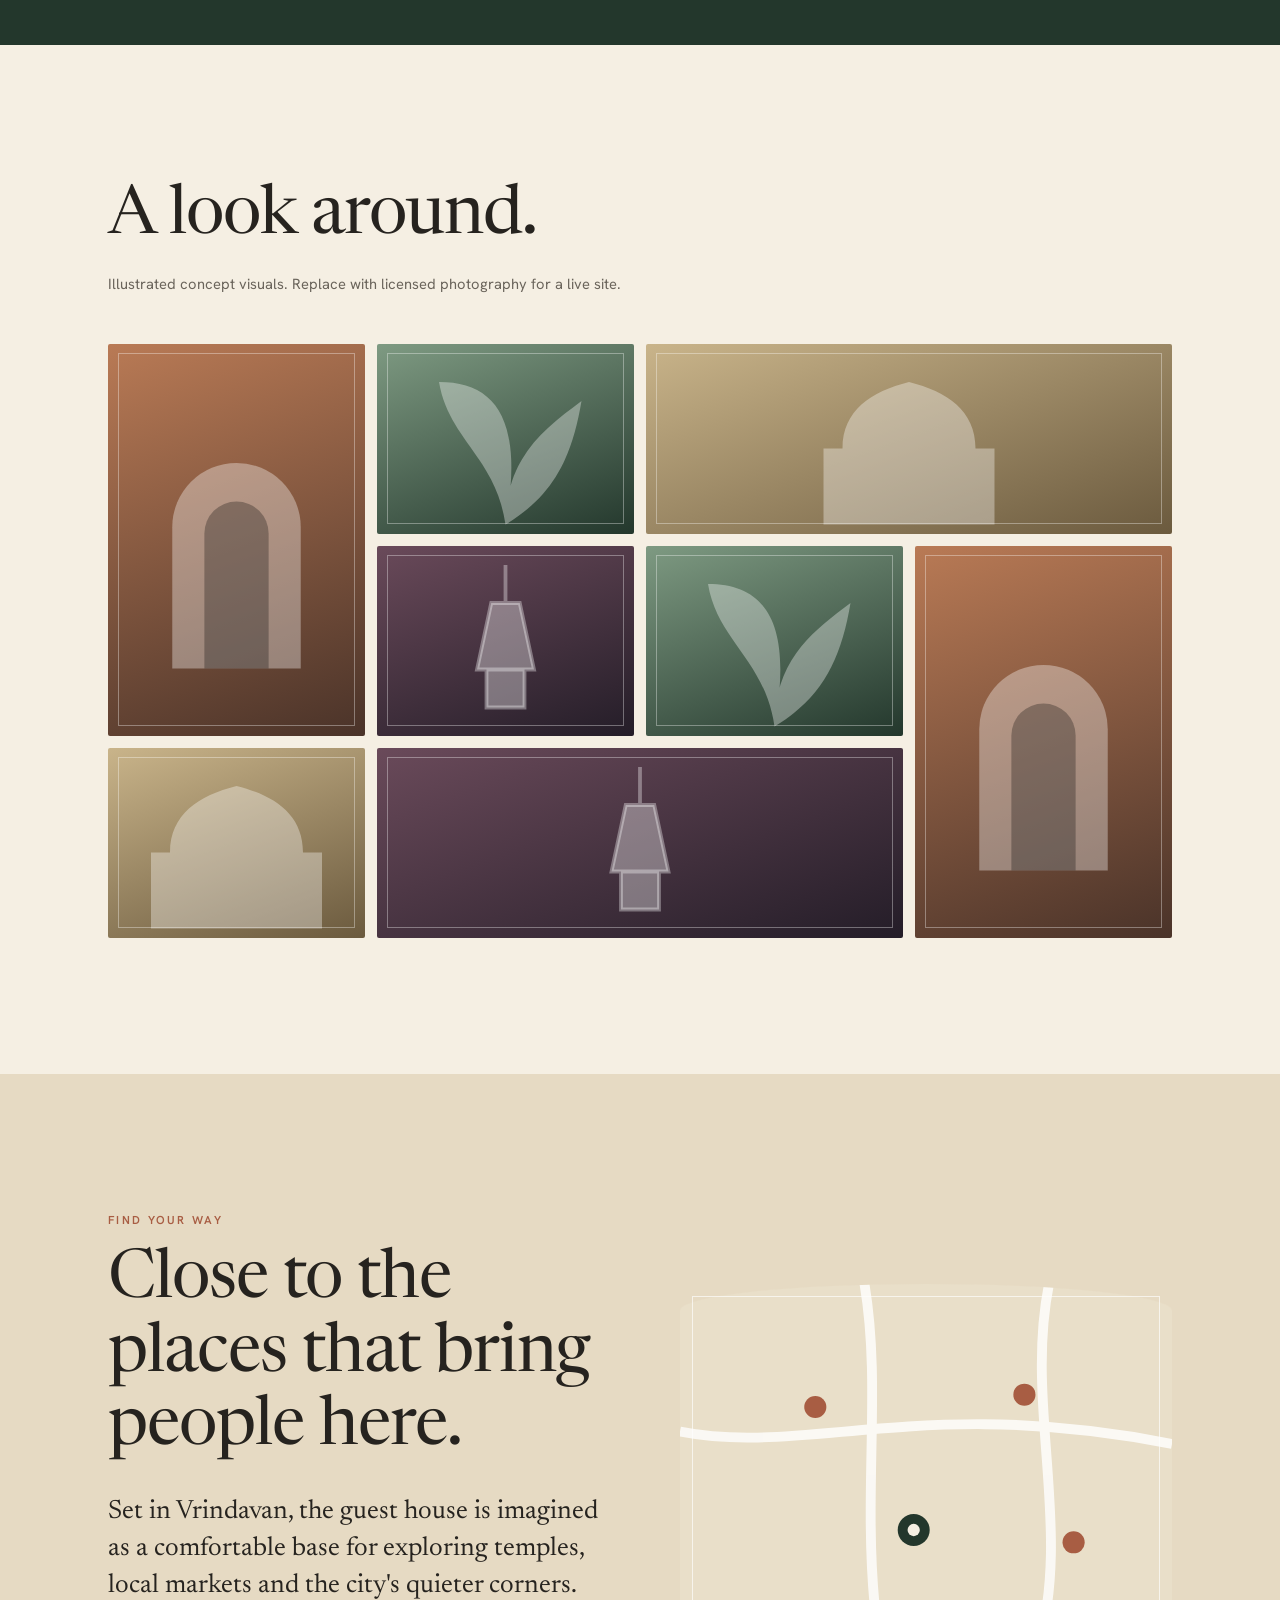
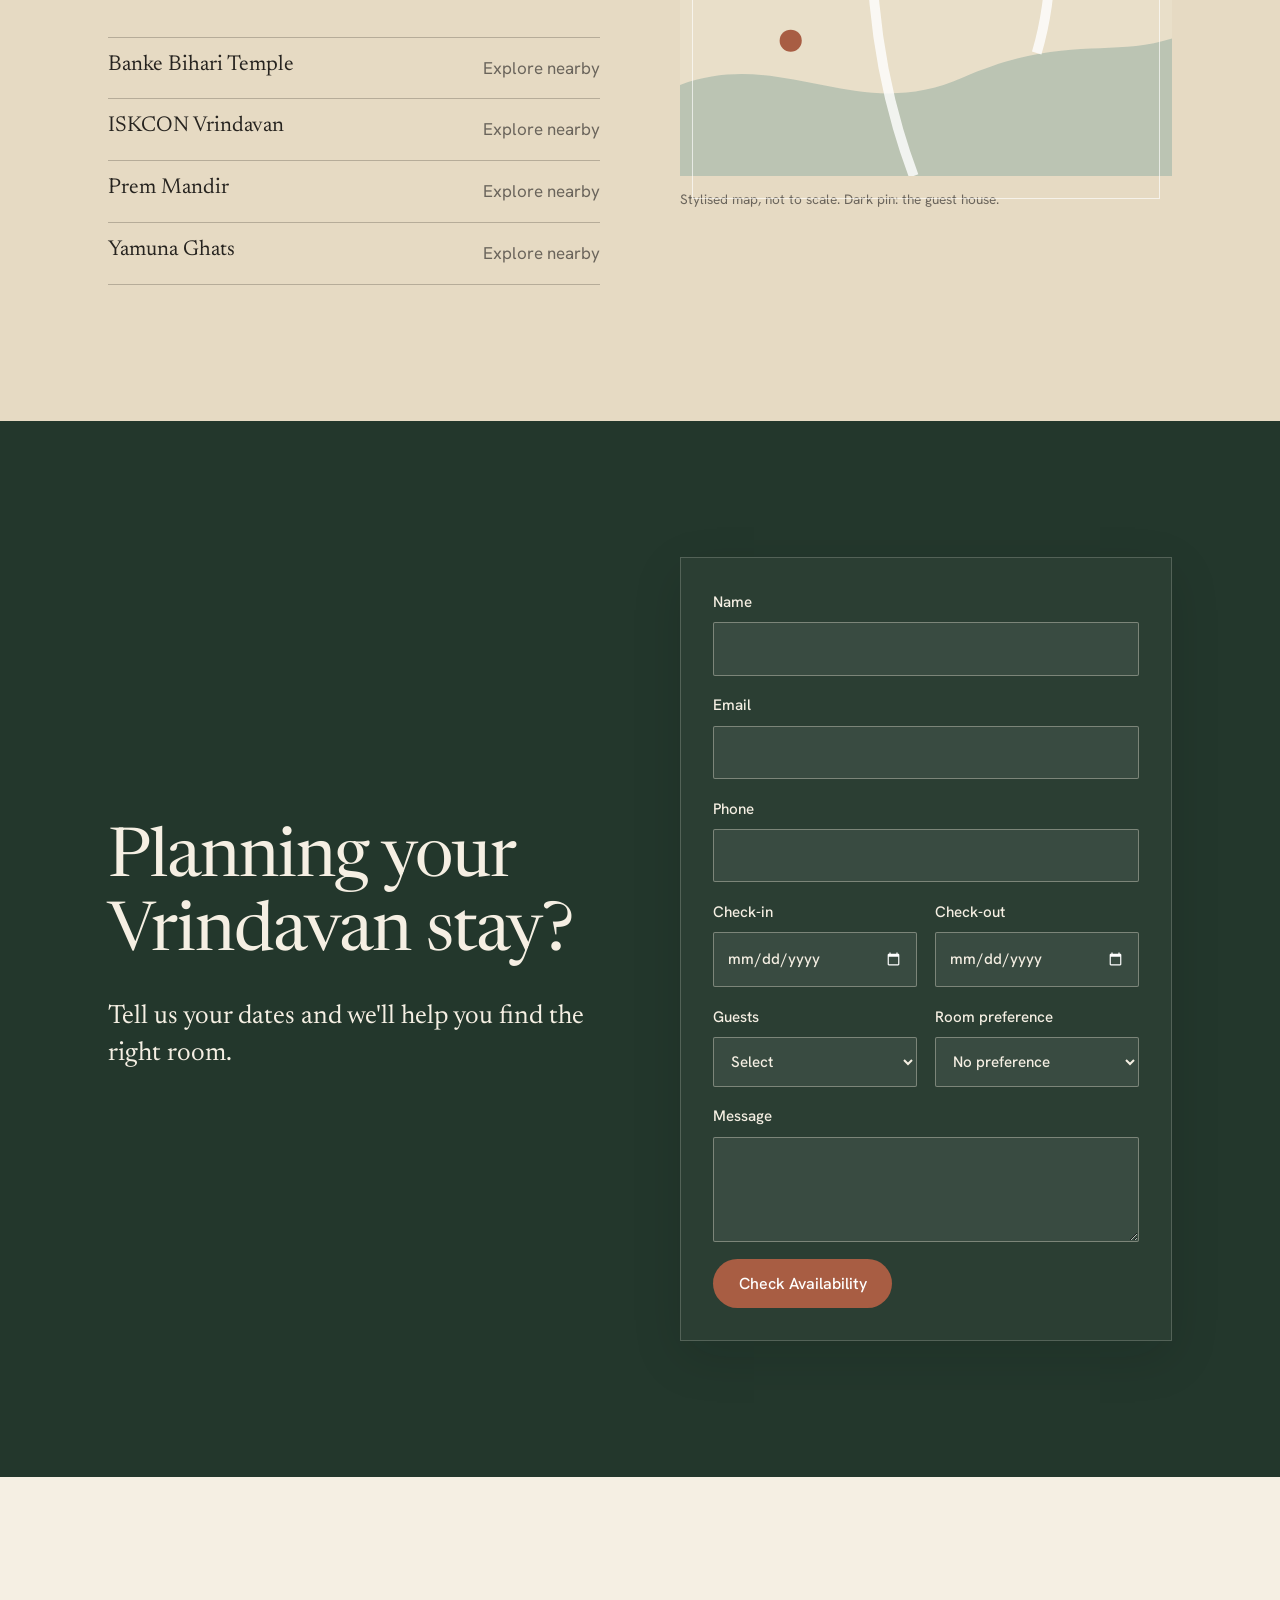
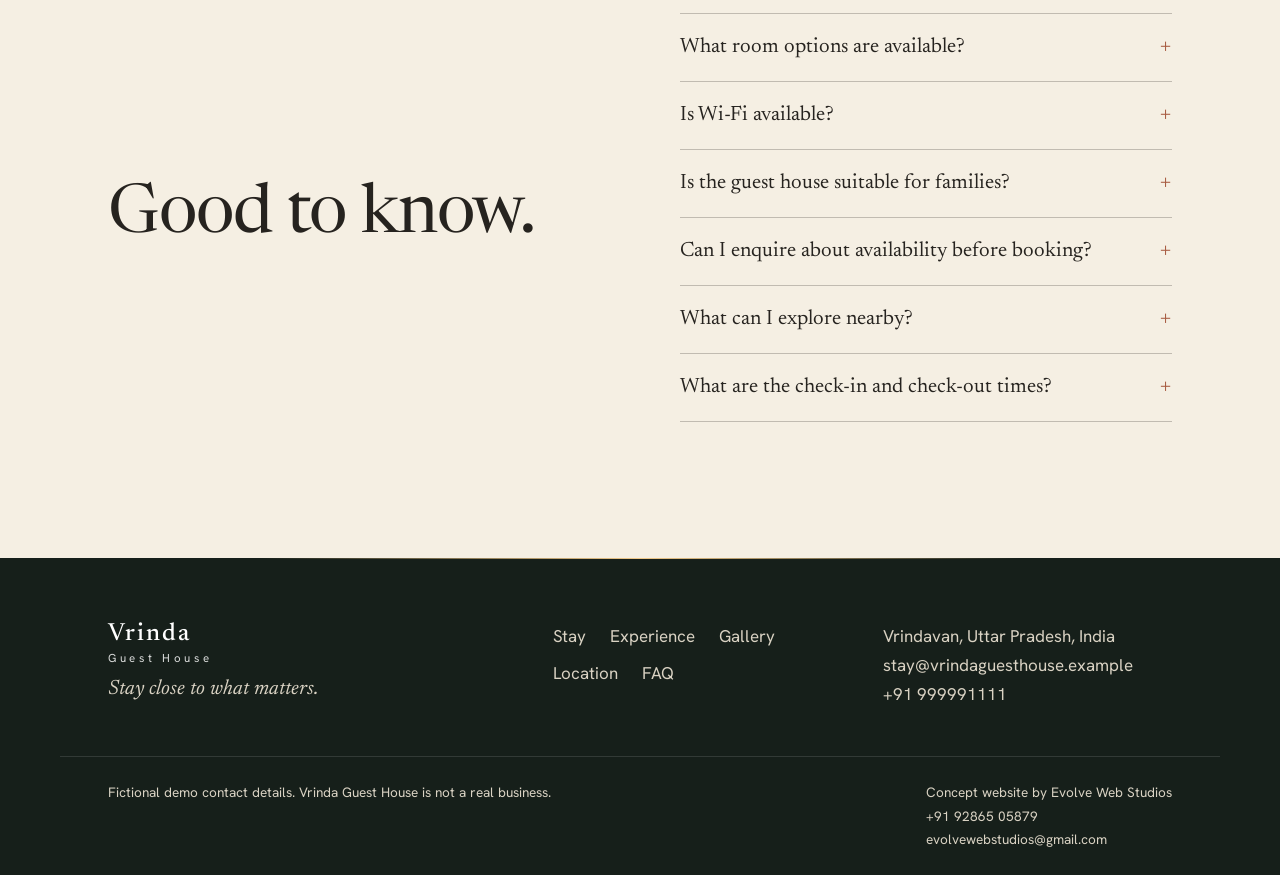
<file: work/vrinda-guest-house/index.html>
<!DOCTYPE html>
<html lang="en">
<head>
<meta charset="utf-8">
<meta name="viewport" content="width=device-width, initial-scale=1">
<title>Vrinda Guest House | A Peaceful Stay in Vrindavan</title>
<meta name="description" content="A boutique guest house concept in Vrindavan designed around comfort, calm and a thoughtful stay.">
<link rel="canonical" href="https://example.com/vrinda-guest-house/">
<meta property="og:type" content="website">
<meta property="og:title" content="Vrinda Guest House | A Peaceful Stay in Vrindavan">
<meta property="og:description" content="A boutique guest house concept in Vrindavan. Concept website by Evolve Web Studios.">
<meta property="og:url" content="https://example.com/vrinda-guest-house/">
<link rel="icon" href="data:image/svg+xml,%3Csvg xmlns='http://www.w3.org/2000/svg' viewBox='0 0 32 32'%3E%3Cpath d='M6 30V14a10 10 0 0 1 20 0v16z' fill='%2323372c'/%3E%3C/svg%3E">
<link rel="preconnect" href="https://fonts.googleapis.com"><link rel="preconnect" href="https://fonts.gstatic.com" crossorigin>
<link href="https://fonts.googleapis.com/css2?family=Newsreader:ital,opsz,wght@0,6..72,400;0,6..72,500;1,6..72,400&family=Hanken+Grotesk:wght@400;500;600&display=swap" rel="stylesheet">
<link rel="stylesheet" href="css/style.css">
<!-- Fictional concept: not a real business. -->
<script type="application/ld+json">{"@context":"https://schema.org","@type":"LodgingBusiness","name":"Vrinda Guest House (Concept)","description":"Fictional concept guest house created by Evolve Web Studios for portfolio purposes.","email":"stay@vrindaguesthouse.example","telephone":"+91-98765-43210","address":{"@type":"PostalAddress","addressLocality":"Vrindavan","addressRegion":"Uttar Pradesh","addressCountry":"IN"},"url":"https://example.com/vrinda-guest-house/"}</script>
</head>
<body>
<a class="skip" href="#main">Skip to content</a>
<!-- Reusable illustrated motifs: swap for photography via assets/ -->
<svg width="0" height="0" style="position:absolute" aria-hidden="true"><defs>
<symbol id="arch" viewBox="0 0 200 200"><path d="M50 200V90a50 50 0 0 1 100 0v110z" fill="currentColor"/><path d="M75 200V95a25 25 0 0 1 50 0v105z" fill="rgba(0,0,0,.28)"/></symbol>
<symbol id="leaf" viewBox="0 0 200 200"><path d="M100 190C90 120 40 100 30 40c60 0 90 40 70 150zM100 190c0-70 40-100 80-130-10 60-30 100-80 130z" fill="currentColor"/></symbol>
<symbol id="roof" viewBox="0 0 200 200"><path d="M10 190V110h180v80zM30 110c0-40 30-60 70-70 40 10 70 30 70 70z" fill="currentColor"/></symbol>
<symbol id="lamp" viewBox="0 0 200 200"><path d="M85 60h30l15 70H70zM100 20v40M80 130h40v40H80z" fill="currentColor" stroke="currentColor" stroke-width="4"/></symbol>
</defs></svg>

<header class="nav" id="nav"><div class="wrap nav-in">
  <a href="#top" class="logo" aria-label="Vrinda Guest House home"><span>Vrinda</span><span>Guest House</span></a>
  <nav id="menu" class="menu" aria-label="Primary"><a href="#stay">Stay</a><a href="#experience">Experience</a><a href="#gallery">Gallery</a><a href="#location">Location</a><a href="#faq">FAQ</a><a href="#enquire" class="btn btn-sm menu-cta">Check Availability</a></nav>
  <button class="burger" id="burger" aria-expanded="false" aria-controls="menu" aria-label="Open menu"><i></i><i></i></button>
</div></header>

<main id="main">
<section class="hero" id="top">
  <div class="hero-art" aria-hidden="true">
    <svg viewBox="0 0 1200 800" preserveAspectRatio="xMidYMax slice"><defs><linearGradient id="dusk" x1="0" y1="0" x2="0" y2="1"><stop offset="0" stop-color="#1d2b23"/><stop offset=".6" stop-color="#6b4a3a"/><stop offset="1" stop-color="#d9a679"/></linearGradient></defs>
    <rect width="1200" height="800" fill="url(#dusk)"/><rect y="560" width="1200" height="240" fill="#d8c7a8" opacity=".25"/>
    <g fill="#14201a" opacity=".92"><path d="M120 800V420a130 130 0 0 1 260 0v380z"/><path d="M470 800V360a130 130 0 0 1 260 0v440z"/><path d="M820 800V420a130 130 0 0 1 260 0v380z"/></g>
    <g fill="#f0c98a"><path d="M200 800V440a50 50 0 0 1 100 0v360z" opacity=".5"/><path d="M550 800V380a50 50 0 0 1 100 0v420z" opacity=".75"/><path d="M900 800V440a50 50 0 0 1 100 0v360z" opacity=".5"/></g></svg>
  </div>
  <div class="hero-shade"></div>
  <div class="wrap hero-in">
    <p class="loc"><span class="loc-mark" aria-hidden="true"></span> Vrindavan · Uttar Pradesh</p>
    <h1>Stay close to<br>what matters.</h1>
    <p class="lead">A peaceful boutique stay in the heart of Vrindavan, made for unhurried mornings and meaningful days.</p>
    <div class="cta-row"><a href="#stay" class="btn">Explore Your Stay</a><a href="#enquire" class="btn btn-ghost">Check Availability</a></div>
    <a class="hero-scroll" href="#about"><span aria-hidden="true">↓</span> Take a slower look</a>
  </div>
</section>

<section class="sec intro" id="about"><div class="wrap grid-2">
  <div class="rv"><p class="eyebrow">A place to pause</p><h2 class="xl">Come for Vrindavan.<br>Stay for the feeling.</h2>
  <p class="big">Vrinda Guest House is imagined as a quiet place to slow down, rest comfortably and experience Vrindavan at your own pace.</p>
  <ul class="plain"><li>Thoughtful rooms.</li><li>Warm hospitality.</li><li>A peaceful atmosphere.</li><li>A convenient base for exploring the city.</li></ul></div>
  <div class="arch-img rv" role="img" aria-label="Illustration of a sunlit courtyard arch"><svg viewBox="0 0 200 200"><use href="#arch"/></svg></div>
</div></section>

<section class="sec sand" id="stay"><div class="wrap">
  <h2 class="xl rv">Stay with us.</h2>
  <p class="note rv">Concept room types. Availability is shared on enquiry.</p>
  <div class="rooms">
    <article class="room rv"><div class="ph p1" role="img" aria-label="Illustration of a courtyard-facing room"><svg><use href="#arch"/></svg></div><div><span class="num">01</span><h3>Courtyard Room</h3><p>Comfortable room overlooking the peaceful inner courtyard.</p><ul class="am"><li>Wi-Fi</li><li>Air conditioning</li><li>Private bathroom</li><li>Hot water</li><li>Comfortable bedding</li><li>Daily housekeeping</li></ul><a href="#enquire" class="link" data-room="Courtyard Room">Enquire for availability</a></div></article>
    <article class="room rv"><div class="ph p2" role="img" aria-label="Illustration of a bright garden room"><svg><use href="#leaf"/></svg></div><div><span class="num">02</span><h3>Garden Room</h3><p>A bright, relaxed room designed for longer stays.</p><ul class="am"><li>Wi-Fi</li><li>Air conditioning</li><li>Private bathroom</li><li>Hot water</li><li>Comfortable bedding</li><li>Daily housekeeping</li></ul><a href="#enquire" class="link" data-room="Garden Room">Enquire for availability</a></div></article>
    <article class="room rv"><div class="ph p3" role="img" aria-label="Illustration of a spacious family suite"><svg><use href="#roof"/></svg></div><div><span class="num">03</span><h3>Family Suite</h3><p>A spacious option for families and small groups.</p><ul class="am"><li>Wi-Fi</li><li>Air conditioning</li><li>Private bathroom</li><li>Hot water</li><li>Comfortable bedding</li><li>Daily housekeeping</li></ul><a href="#enquire" class="link" data-room="Family Suite">Enquire for availability</a></div></article>
  </div>
</div></section>

<section class="sec" id="experience"><div class="wrap"><h2 class="xl rv">Experience Vrindavan.</h2></div>
  <ol class="scroller" tabindex="0" aria-label="Experiences, scroll horizontally">
    <li class="exp e1"><span class="num">01 / WANDER</span><h3>Temple Walks</h3><p>Let the lanes lead you through the spiritual heart of Vrindavan.</p><span class="exp-mark" aria-hidden="true">↗</span></li>
    <li class="exp e2"><span class="num">02 / GATHER</span><h3>Evening Aarti</h3><p>As daylight softens, take in the city's evening rituals.</p><span class="exp-mark" aria-hidden="true">✳</span></li>
    <li class="exp e3"><span class="num">03 / TASTE</span><h3>Local Flavours</h3><p>Make time for familiar favourites and something new.</p><span class="exp-mark" aria-hidden="true">✳</span></li>
    <li class="exp e4"><span class="num">04 / REST</span><h3>Slow Mornings</h3><p>Start gently, then explore at your own pace.</p><span class="exp-mark" aria-hidden="true">☼</span></li>
  </ol>
</section>

<section class="sec day-sec" id="day"><div class="wrap">
  <div class="day-head rv">
    <div><p class="eyebrow">A gentle guide</p><h2 class="xl">A day, at your own pace.</h2></div>
    <p class="day-intro">No packed itinerary needed. Let the day open up around the moments that matter to you.</p>
  </div>
  <ol class="dayline">
    <li class="day-stop rv"><span class="day-time">EARLY MORNING</span><span class="day-dot" aria-hidden="true"></span><div><h3>Wake with the city</h3><p>Ease into the morning with a quiet start before the lanes begin to stir.</p></div><span class="day-index">01</span></li>
    <li class="day-stop rv"><span class="day-time">LATE MORNING</span><span class="day-dot" aria-hidden="true"></span><div><h3>Follow a favourite lane</h3><p>Set out for a temple visit, a local market, or simply a walk without a plan.</p></div><span class="day-index">02</span></li>
    <li class="day-stop rv"><span class="day-time">AFTERNOON</span><span class="day-dot" aria-hidden="true"></span><div><h3>Come back to rest</h3><p>Take a pause, find a cool corner, and leave a little room in the day.</p></div><span class="day-index">03</span></li>
    <li class="day-stop rv"><span class="day-time">EVENING</span><span class="day-dot" aria-hidden="true"></span><div><h3>Let the light change</h3><p>Step out again for an evening walk and the unhurried feeling of dusk.</p></div><span class="day-index">04</span></li>
  </ol>
  <p class="day-note">A little inspiration, not a fixed schedule. Experiences and timings can vary.</p>
</div></section>

<section class="sec forest" id="why"><div class="wrap grid-2">
  <div class="why-copy rv"><p class="eyebrow">The Vrinda feeling</p><h2 class="xl">A stay designed around simplicity.</h2><p class="why-note">The best details are the ones that let you settle in and make the day your own.</p></div>
  <dl class="why rv"><div><dt>Peaceful atmosphere</dt><dd>Quiet spaces made for rest.</dd></div><div><dt>Thoughtful spaces</dt><dd>Simple rooms with what you need.</dd></div><div><dt>Central location</dt><dd>A comfortable base in the city.</dd></div><div><dt>Comfort-first rooms</dt><dd>Good beds, hot water, cool air.</dd></div><div><dt>Warm hospitality</dt><dd>Friendly help when you want it.</dd></div><div><dt>Easy communication</dt><dd>Plain answers to your questions.</dd></div></dl>
</div></section>

<section class="sec" id="gallery"><div class="wrap">
  <h2 class="xl rv">A look around.</h2><p class="note rv">Illustrated concept visuals. Replace with licensed photography for a live site.</p>
  <div class="gal">
    <button class="g g1 t1" data-cap="Courtyard at dusk"><svg><use href="#arch"/></svg></button>
    <button class="g g2 t2" data-cap="Garden room"><svg><use href="#leaf"/></svg></button>
    <button class="g g3 t3" data-cap="Exterior"><svg><use href="#roof"/></svg></button>
    <button class="g g4 t4" data-cap="Evening lamp"><svg><use href="#lamp"/></svg></button>
    <button class="g g5 t2" data-cap="Greenery"><svg><use href="#leaf"/></svg></button>
    <button class="g g6 t1" data-cap="Architectural detail"><svg><use href="#arch"/></svg></button>
    <button class="g g7 t3" data-cap="Nearby streets"><svg><use href="#roof"/></svg></button>
    <button class="g g8 t4" data-cap="Evening atmosphere"><svg><use href="#lamp"/></svg></button>
  </div>
</div></section>

<section class="sec sand" id="location"><div class="wrap grid-2">
  <div class="rv"><p class="eyebrow">Find your way</p><h2 class="xl">Close to the places that bring people here.</h2>
  <p class="big">Set in Vrindavan, the guest house is imagined as a comfortable base for exploring temples, local markets and the city's quieter corners.</p>
  <ul class="places"><li><b>Banke Bihari Temple</b><span>Explore nearby</span></li><li><b>ISKCON Vrindavan</b><span>Explore nearby</span></li><li><b>Prem Mandir</b><span>Explore nearby</span></li><li><b>Yamuna Ghats</b><span>Explore nearby</span></li></ul></div>
  <figure class="map rv"><svg viewBox="0 0 400 400" role="img" aria-label="Stylised concept map, not to scale"><rect width="400" height="400" fill="#e9dfc9"/><path d="M-10 330C80 290 140 360 230 320s130-10 190-40v140H-10z" fill="#9db3a5" opacity=".6"/><g fill="none" stroke="#fff" stroke-width="8" opacity=".8"><path d="M0 120C100 140 200 90 400 130"/><path d="M150 0C170 120 130 240 190 400"/><path d="M300 0C280 100 320 200 290 300"/></g><g fill="#a85d43"><circle cx="110" cy="100" r="9"/><circle cx="280" cy="90" r="9"/><circle cx="320" cy="210" r="9"/><circle cx="90" cy="290" r="9"/></g><circle cx="190" cy="200" r="13" fill="#23372c"/><circle cx="190" cy="200" r="5" fill="#f5efe3"/></svg><figcaption>Stylised map, not to scale. Dark pin: the guest house.</figcaption></figure>
</div></section>

<section class="sec forest" id="enquire"><div class="wrap grid-2">
  <div class="rv"><h2 class="xl">Planning your Vrindavan stay?</h2><p class="big">Tell us your dates and we'll help you find the right room.</p></div>
  <form id="form" class="form rv" novalidate>
    <label>Name<input name="name" autocomplete="name" required></label>
    <label>Email<input name="email" type="email" autocomplete="email" required></label>
    <label>Phone<input name="phone" type="tel" autocomplete="tel" required></label>
    <div class="two"><label>Check-in<input name="in" id="in" type="date" required></label><label>Check-out<input name="out" id="out" type="date" required></label></div>
    <div class="two"><label>Guests<select name="guests" required><option value="">Select</option><option>1</option><option>2</option><option>3</option><option>4</option><option>5+</option></select></label>
    <label>Room preference<select name="room" id="room"><option>No preference</option><option>Courtyard Room</option><option>Garden Room</option><option>Family Suite</option></select></label></div>
    <label>Message<textarea name="message" rows="3"></textarea></label>
    <button class="btn" type="submit">Check Availability</button>
    <p class="ok" id="ok" role="status" hidden>Thanks — your enquiry has been received in this demo. Nothing was sent.</p>
  </form>
</div></section>

<section class="sec" id="faq"><div class="wrap grid-2"><h2 class="xl rv">Good to know.</h2>
  <div class="faq rv">
    <div><button aria-expanded="false">What room options are available?</button><div><p>This concept offers a Courtyard Room, a Garden Room and a Family Suite.</p></div></div>
    <div><button aria-expanded="false">Is Wi-Fi available?</button><div><p>Yes, Wi-Fi is part of the concept room amenities.</p></div></div>
    <div><button aria-expanded="false">Is the guest house suitable for families?</button><div><p>The Family Suite is designed for families and small groups. Tell us your group size when you enquire.</p></div></div>
    <div><button aria-expanded="false">Can I enquire about availability before booking?</button><div><p>Yes. Send your dates and preferred room, and we'll reply with what is available.</p></div></div>
    <div><button aria-expanded="false">What can I explore nearby?</button><div><p>Temples, local markets, cafés and the Yamuna Ghats are all part of the area this guest house is imagined around.</p></div></div>
    <div><button aria-expanded="false">What are the check-in and check-out times?</button><div><p>Check-in and check-out timings can be confirmed at the time of enquiry.</p></div></div>
  </div></div></section>
</main>

<footer class="foot"><div class="wrap foot-in">
  <div><p class="logo"><span>Vrinda</span><span>Guest House</span></p><p class="tag">Stay close to what matters.</p></div>
  <nav aria-label="Footer"><a href="#stay">Stay</a><a href="#experience">Experience</a><a href="#gallery">Gallery</a><a href="#location">Location</a><a href="#faq">FAQ</a></nav>
  <address>Vrindavan, Uttar Pradesh, India<br>stay@vrindaguesthouse.example<br>+91 999991111</address>
</div><div class="wrap legal"><p>Fictional demo contact details. Vrinda Guest House is not a real business.</p><p><a href="https://evolvewebstudios.in/" target="_blank" rel="noopener">Concept website by Evolve Web Studios</a><br>+91 92865 05879 <br> evolvewebstudios@gmail.com</p></div></footer>

<div class="lb" id="lb" role="dialog" aria-modal="true" aria-label="Image viewer" hidden>
  <button class="lb-x" aria-label="Close">×</button><button class="lb-p" aria-label="Previous image">‹</button>
  <figure><div class="lb-stage" id="stage"></div><figcaption id="cap"></figcaption></figure>
  <button class="lb-n" aria-label="Next image">›</button>
</div>
<script src="js/script.js"></script>
</body></html>
</file>
<file: work/summit-roofing/css/style.css>
/* Summit Roofing concept — Evolve Web Studios */
:root{--ink:#1a1b1d;--ink2:#26292d;--paper:#f6f2ea;--tint:#ebe5d9;--slate:#6b7178;--amber:#e8872b;--amber-d:#c9701a;
--serif:"Fraunces",Georgia,serif;--sans:"Instrument Sans",system-ui,sans-serif;--gut:clamp(1.25rem,5vw,3rem);--sec:clamp(4.5rem,11vw,9rem)}
*,*::before,*::after{box-sizing:border-box}
html{scroll-behavior:smooth;scroll-padding-top:5rem}
body{margin:0;font:400 1.0625rem/1.65 var(--sans);color:var(--ink);background:var(--paper);overflow-x:hidden}
h1,h2,h3{font-family:var(--serif);font-weight:400;line-height:1.05;margin:0}
p{margin:0}a{color:inherit}
:focus-visible{outline:3px solid var(--amber);outline-offset:3px}
.skip{position:absolute;left:-999px}.skip:focus{left:1rem;top:1rem;z-index:99;background:#fff;padding:.5rem 1rem}
.wrap{max-width:1180px;margin:auto;padding-inline:var(--gut)}
.sec{padding-block:var(--sec)}.dark{background:var(--ink);color:var(--paper)}.tint{background:var(--tint)}
.xl{font-size:clamp(2.25rem,6.5vw,4.5rem);letter-spacing:-.02em;max-width:14ch}
.lead{font-size:1.2rem;max-width:34rem;color:inherit;opacity:.85;margin-top:1.5rem}
.note{font-size:.9rem;color:var(--slate);margin-top:1.25rem}.dark .note{color:#aaa}
.grid-2{display:grid;gap:3rem}
@media(min-width:860px){.grid-2{grid-template-columns:1fr 1fr;gap:5rem;align-items:start}}
/* Buttons */
.btn{display:inline-block;background:var(--amber);color:#1a1b1d;font-weight:600;text-decoration:none;padding:.95rem 1.6rem;border:0;border-radius:2px;cursor:pointer;font:600 1rem var(--sans);min-height:48px;transition:background .2s,transform .2s}
.btn:hover{background:var(--amber-d);transform:translateY(-2px)}
.btn-ghost{background:transparent;color:#fff;box-shadow:inset 0 0 0 1px rgba(255,255,255,.5)}.btn-ghost:hover{background:rgba(255,255,255,.12)}
.btn-sm{padding:.65rem 1.1rem;min-height:44px}
/* Nav */
.nav{position:fixed;inset:0 0 auto;z-index:50;transition:background .3s,box-shadow .3s;color:#fff}
.nav.scrolled{background:rgba(26,27,29,.95);backdrop-filter:blur(8px);box-shadow:0 1px 0 rgba(255,255,255,.08)}
.nav-in{display:flex;justify-content:space-between;align-items:center;height:4.5rem}
.logo{display:flex;flex-direction:column;text-decoration:none;font:600 .95rem/1 var(--sans);letter-spacing:.3em;text-transform:uppercase;margin:0}
.logo span+span{color:var(--amber);font-size:.7rem;letter-spacing:.45em;margin-top:.3rem}
.menu{display:flex;align-items:center;gap:1.75rem}
.menu a:not(.btn){text-decoration:none;font-weight:500;background:linear-gradient(var(--amber),var(--amber)) 0 100%/0 2px no-repeat;transition:background-size .3s;padding-block:.3rem}
.menu a:not(.btn):hover{background-size:100% 2px}
.burger{display:none;background:none;border:0;width:48px;height:48px;position:relative;cursor:pointer}
.burger i{position:absolute;left:12px;right:12px;height:2px;background:#fff;transition:transform .3s,top .3s}
.burger i:first-child{top:19px}.burger i:last-child{top:27px}
.burger[aria-expanded=true] i:first-child{top:23px;transform:rotate(45deg)}.burger[aria-expanded=true] i:last-child{top:23px;transform:rotate(-45deg)}
@media(max-width:860px){.burger{display:block}
.menu{position:fixed;inset:4.5rem 0 auto;background:var(--ink);flex-direction:column;align-items:stretch;gap:0;padding:1rem var(--gut) 2rem;transform:translateY(-120%);visibility:hidden;transition:transform .35s,visibility .35s}
.menu.open{transform:none;visibility:visible}.menu a:not(.btn){padding:1rem 0;border-bottom:1px solid #333;font-size:1.2rem}.menu-cta{margin-top:1.25rem;text-align:center}}
/* Hero */
.hero{position:relative;min-height:100svh;display:flex;align-items:flex-end;color:#fff;background:var(--ink);overflow:hidden}
.hero-art{position:absolute;inset:0;width:100%;height:100%}
.hero-shade{position:absolute;inset:0;background:linear-gradient(180deg,rgba(26,27,29,.55),rgba(26,27,29,.1) 45%,rgba(26,27,29,.8))}
.hero-in{position:relative;padding-block:8rem 4.5rem;width:100%}
.hero h1{font-size:clamp(3rem,13vw,9.5rem);letter-spacing:-.035em;margin:1rem 0 0}
.chip{display:inline-block;border-left:3px solid var(--amber);padding-left:.75rem;font-weight:500}
.cta-row{display:flex;flex-wrap:wrap;gap:1rem;margin-top:2.25rem}
.float-card{position:absolute;right:var(--gut);top:6.5rem;background:rgba(26,27,29,.7);backdrop-filter:blur(6px);border:1px solid rgba(255,255,255,.18);padding:1rem 1.25rem;font-size:.85rem;display:none;flex-direction:column;gap:.15rem}
.float-card span{color:#cfcfcf}@media(min-width:900px){.float-card{display:flex}}
.draw{stroke-dasharray:1400;stroke-dashoffset:1400;animation:draw 2.2s .3s ease forwards}@keyframes draw{to{stroke-dashoffset:0}}
.strip{background:var(--ink2);color:#d9d4c8;padding-block:1.1rem;font-size:.9rem}
.strip .wrap{display:flex;flex-wrap:wrap;gap:.6rem 2.5rem;justify-content:space-between}
/* Value */
.big{font-family:var(--serif);font-size:clamp(1.4rem,3vw,2rem);line-height:1.3}
.stack{list-style:none;padding:0;margin:2rem 0 0;border-top:1px solid #cfc7b6}
.stack li{padding:1rem 0;border-bottom:1px solid #cfc7b6}.stack b{font-weight:600}
/* Services */
.svc{list-style:none;counter-reset:s;padding:0;margin:3.5rem 0 0;display:grid;border-top:1px solid #3a3d41}
.svc li{counter-increment:s;padding:2rem 0;border-bottom:1px solid #3a3d41;display:grid;gap:.5rem;position:relative;transition:padding-left .3s,background .3s}
.svc li::before{content:counter(s,decimal-leading-zero);color:var(--amber);font-family:var(--serif);font-size:1.2rem}
.svc h3{font-size:clamp(1.6rem,3.4vw,2.4rem)}.svc p{color:#b9b6ae;max-width:30rem}
.svc li:hover{padding-left:1rem;background:linear-gradient(90deg,rgba(232,135,43,.1),transparent)}
@media(min-width:860px){.svc li{grid-template-columns:4rem 1fr 1fr;align-items:center;gap:2rem}}
/* Why */
.why{display:grid;gap:2.5rem 3rem;margin-top:3.5rem}
.why h3{font-size:1.5rem;padding-top:1rem;border-top:3px solid var(--amber);display:inline-block;margin-bottom:.6rem}.why p{color:#4b5057}
@media(min-width:700px){.why{grid-template-columns:repeat(3,1fr)}.why>:nth-child(even){margin-top:2rem}}
/* Projects */
.proj{display:grid;gap:1.25rem;margin-top:3rem}
.card{position:relative;overflow:hidden;background:linear-gradient(160deg,#3b3a38,#15171a);color:#fff;min-height:320px;display:flex;align-items:flex-end;box-shadow:0 18px 40px -20px rgba(0,0,0,.5)}
.card svg{position:absolute;inset:0;width:100%;height:100%;object-fit:cover;transition:transform .6s}
.card:hover svg{transform:scale(1.06)}
.card div{position:relative;padding:1.5rem;width:100%;background:linear-gradient(transparent,rgba(0,0,0,.75))}
.card span{font-size:.85rem;color:#e8c9a0}.card h3{font-size:1.7rem;margin:.3rem 0}
@media(min-width:860px){.proj{grid-template-columns:repeat(6,1fr)}.c1{grid-column:span 4;min-height:460px}.c2{grid-column:span 2;min-height:460px}.c3{grid-column:span 6;min-height:340px}}
/* Process */
.steps{list-style:none;padding:0;margin:3.5rem 0 0;display:grid;gap:2rem;position:relative;border-left:2px solid var(--amber);padding-left:1.75rem}
.steps li{position:relative}.steps li::before{content:"";position:absolute;left:calc(-1.75rem - 7px);top:.5rem;width:12px;height:12px;background:var(--paper);border:2px solid var(--amber);border-radius:50%}
.steps span{font-family:var(--serif);color:var(--amber);font-size:1.2rem}.steps h3{font-size:2rem;margin:.2rem 0 .5rem}.steps p{color:#4b5057}
@media(min-width:860px){.steps{grid-template-columns:repeat(4,1fr);border-left:0;border-top:2px solid var(--amber);padding:2rem 0 0;gap:2.5rem}
.steps li::before{left:0;top:-2.45rem}}
/* Storm */
.storm{background:linear-gradient(135deg,#e8872b,#b85d12);color:#1a1b1d;padding-block:var(--sec)}
.storm .stack,.storm .stack li{border-color:rgba(26,27,29,.35)}.storm .btn{background:#1a1b1d;color:#fff;margin-top:2rem}.storm .btn:hover{background:#000}
/* Form */
.form{display:grid;gap:1.1rem}
.form label{display:grid;gap:.4rem;font-weight:500;font-size:.95rem}
.form input,.form select,.form textarea{font:inherit;color:#fff;background:#232629;border:1px solid #484c52;border-radius:2px;padding:.85rem;min-height:48px;width:100%}
.form input:focus,.form select:focus,.form textarea:focus{border-color:var(--amber);outline:none;box-shadow:0 0 0 3px rgba(232,135,43,.35)}
.form [aria-invalid=true]{border-color:#ff8a7a}.err{color:#ffb3a8;font-size:.85rem}
.ok{background:#22331f;border-left:3px solid #7fcf6b;padding:1rem}
/* FAQ */
.faq>div{border-bottom:1px solid #cfc7b6}.faq>div:first-child{border-top:1px solid #cfc7b6}
.faq button{all:unset;box-sizing:border-box;display:flex;justify-content:space-between;gap:1rem;width:100%;padding:1.25rem 0;cursor:pointer;font:600 1.1rem var(--sans)}
.faq button::after{content:"+";color:var(--amber);font-size:1.6rem;line-height:1;transition:transform .3s}
.faq button[aria-expanded=true]::after{transform:rotate(45deg)}
.faq button:focus-visible{outline:3px solid var(--amber)}
.faq>div>div{display:grid;grid-template-rows:0fr;transition:grid-template-rows .35s}.faq>div>div>p{overflow:hidden;color:#4b5057}
.faq .open+div{grid-template-rows:1fr}.faq .open+div p{padding-bottom:1.25rem}
/* Footer */
.foot{background:#111214;color:#cfcac0;padding-top:4rem}
.foot-in{display:grid;gap:2.5rem}.foot nav{display:flex;flex-wrap:wrap;gap:.5rem 1.5rem}.foot a{text-decoration:none}.foot a:hover{color:var(--amber)}
address{font-style:normal}.foot .logo{color:#fff;margin-bottom:1rem}
.legal{margin-top:3rem;padding-block:1.5rem;border-top:1px solid #2a2c2f;display:flex;flex-wrap:wrap;gap:.5rem 2rem;justify-content:space-between;font-size:.85rem}
@media(min-width:860px){.foot-in{grid-template-columns:1.4fr 1fr 1fr}}
/* Scroll reveal: used once per section, subtle */
.js .rv{opacity:0;transform:translateY(14px);transition:opacity .7s,transform .7s}.js .rv.in{opacity:1;transform:none}
@media(prefers-reduced-motion:reduce){*,*::before,*::after{animation:none!important;transition:none!important;scroll-behavior:auto!important}.js .rv{opacity:1;transform:none}.draw{stroke-dashoffset:0}}

/* Editorial details */
.eyebrow{font-size:.76rem;font-weight:600;letter-spacing:.17em;text-transform:uppercase;color:var(--amber);margin:0 0 1.15rem}
.section-intro{max-width:39rem;color:#66645f;margin-top:1.25rem}
.dark .section-intro{color:#b9b6ae}
.text-link{display:inline-flex;align-items:center;gap:.75rem;color:inherit;text-decoration:none;font-weight:600;border-bottom:1px solid currentColor;padding:.35rem 0;transition:gap .25s,color .25s}
.text-link:hover{gap:1.15rem;color:var(--amber)}

/* A local-weather interlude */
.weather{position:relative;overflow:hidden;background:#202326;color:#f6f2ea;padding-block:clamp(4rem,9vw,7rem)}
.weather::before{content:"";position:absolute;width:36rem;height:36rem;right:-13rem;top:-18rem;border:1px solid rgba(232,135,43,.25);border-radius:50%;box-shadow:0 0 0 3rem rgba(232,135,43,.025),0 0 0 7rem rgba(232,135,43,.025),0 0 0 12rem rgba(232,135,43,.02)}
.weather-in{position:relative;display:grid;gap:3rem}
.weather-copy{max-width:34rem}
.weather-copy .xl{font-size:clamp(2.4rem,6vw,4.6rem)}
.weather-copy>p:not(.eyebrow){color:#c6c2b9;margin-top:1.3rem;max-width:32rem}
.weather-copy .text-link{margin-top:1.5rem;color:#fff}
.weather-grid{display:grid;gap:.75rem}
.weather-card{position:relative;min-height:220px;padding:1.5rem;border:1px solid rgba(255,255,255,.13);background:linear-gradient(135deg,rgba(255,255,255,.055),rgba(255,255,255,.015));overflow:hidden}
.weather-card::after{content:"";position:absolute;width:11rem;height:11rem;right:-4rem;bottom:-6rem;border:1px solid rgba(232,135,43,.3);border-radius:50%;box-shadow:0 0 0 1.4rem rgba(232,135,43,.035),0 0 0 3rem rgba(232,135,43,.025)}
.weather-icon{display:block;color:var(--amber);font-size:2rem;line-height:1;margin-bottom:1.2rem}
.weather-count,.material-no{font-size:.7rem;font-weight:600;letter-spacing:.14em;color:var(--amber)}
.weather-card h3{font-size:1.55rem;margin:.65rem 0 .5rem}
.weather-card p{position:relative;z-index:1;color:#c6c2b9;font-size:.95rem;max-width:25rem}
@media(min-width:760px){.weather-in{grid-template-columns:.85fr 1.15fr;align-items:center;gap:5rem}.weather-grid{grid-template-columns:1fr 1fr}.weather-card:first-child{grid-column:span 2;min-height:195px}}

/* Material sampler */
.material-section{background:#e8e1d4;background-image:radial-gradient(rgba(26,27,29,.075) .7px,transparent .7px);background-size:8px 8px}
.material-heading{display:grid;gap:1.25rem;align-items:end}
.material-heading .section-intro{margin:0 0 .35rem}
.material-grid{display:grid;gap:1rem;margin-top:3rem}
.material-card{position:relative;overflow:hidden;min-height:450px;display:flex;flex-direction:column;justify-content:space-between;background:#25282a;color:#f6f2ea;box-shadow:0 18px 45px -25px rgba(26,27,29,.55);transition:transform .35s,box-shadow .35s}
.material-card:hover{transform:translateY(-7px);box-shadow:0 25px 55px -25px rgba(26,27,29,.62)}
.material-visual{height:230px;position:relative;overflow:hidden;background:linear-gradient(150deg,#55504a,#222426)}
.material-visual::before,.material-visual::after{content:"";position:absolute;inset:-30%;border:1px solid rgba(232,135,43,.5);transform:rotate(-28deg)}
.material-visual::after{inset:-45% -30%;border-color:rgba(255,255,255,.14);transform:rotate(-28deg) translateY(2rem)}
.material-visual span{position:absolute;z-index:1;display:block}
.material-shingle .material-visual span{left:-5%;width:112%;height:27px;background:linear-gradient(180deg,#88715c,#51473d);border-bottom:2px solid rgba(15,16,17,.55);transform:skewY(-13deg)}
.material-shingle .material-visual span:nth-child(1){top:48px}.material-shingle .material-visual span:nth-child(2){top:88px;left:5%}.material-shingle .material-visual span:nth-child(3){top:128px}.material-shingle .material-visual span:nth-child(4){top:168px;left:5%}.material-shingle .material-visual span:nth-child(5){top:208px}.material-shingle .material-visual span:nth-child(6){top:8px;left:5%}
.material-metal .material-visual{background:linear-gradient(145deg,#8a8a81,#3b4143 65%,#222426)}
.material-metal .material-visual span{top:-10%;height:125%;width:2px;background:rgba(242,237,225,.42);transform:rotate(15deg)}
.material-metal .material-visual span:nth-child(1){left:15%}.material-metal .material-visual span:nth-child(2){left:32%}.material-metal .material-visual span:nth-child(3){left:49%}.material-metal .material-visual span:nth-child(4){left:66%}.material-metal .material-visual span:nth-child(5){left:83%}
.material-low .material-visual{background:linear-gradient(160deg,#b07442,#42372f 60%,#222426)}
.material-low .material-visual span{left:-5%;width:115%;height:1px;background:rgba(255,255,255,.45);transform:rotate(-9deg)}
.material-low .material-visual span:nth-child(1){top:75px}.material-low .material-visual span:nth-child(2){top:130px}.material-low .material-visual span:nth-child(3){top:185px}
.material-copy{position:relative;padding:1.5rem 1.5rem 1.75rem;background:linear-gradient(180deg,#25282a,#1c1e20)}
.material-copy h3{font-size:1.85rem;margin:.65rem 0}
.material-copy p{min-height:4.8em;color:#c5c1b8;font-size:.96rem}
.material-copy .text-link{margin-top:1rem;font-size:.92rem}
.material-footnote{max-width:55rem;color:#55534e;font-size:.85rem;margin:1.25rem 0 0}
@media(min-width:650px){.material-heading{grid-template-columns:1fr .8fr}.material-grid{grid-template-columns:repeat(2,minmax(0,1fr))}}
@media(min-width:960px){.material-grid{grid-template-columns:repeat(3,minmax(0,1fr))}.material-card{min-height:480px}}

/* Extra breathing room and finish */
.value .xl{max-width:11ch}
.svc{margin-top:2.5rem}
.card{isolation:isolate}
.card::after{content:"CONCEPT STUDY";position:absolute;top:1rem;right:1rem;z-index:2;padding:.4rem .6rem;border:1px solid rgba(255,255,255,.35);background:rgba(26,27,29,.45);font-size:.62rem;letter-spacing:.14em}
.foot-note{max-width:19rem;color:#92918d;font-size:.92rem;margin-top:1rem}
.foot nav{align-content:start}
</file>
<file: work/vrinda-guest-house/css/style.css>
/* Vrinda Guest House concept — Evolve Web Studios */
:root{--ivory:#f5efe3;--sand:#e6dac3;--forest:#23372c;--terra:#a85d43;--terra-d:#8a4932;--char:#26231f;--muted:#6a645b;
--serif:"Newsreader",Georgia,serif;--sans:"Hanken Grotesk",system-ui,sans-serif;--gut:clamp(1.25rem,5vw,3rem);--sec:clamp(4.5rem,11vw,8.5rem)}
*,*::before,*::after{box-sizing:border-box}
html{scroll-behavior:smooth;scroll-padding-top:5rem}
body{margin:0;font:400 1.0625rem/1.7 var(--sans);color:var(--char);background:var(--ivory);overflow-x:hidden}
h1,h2,h3{font-family:var(--serif);font-weight:400;margin:0;line-height:1.08}p{margin:0}a{color:inherit}
:focus-visible{outline:3px solid var(--terra);outline-offset:3px}.forest :focus-visible,.hero :focus-visible,.lb :focus-visible{outline-color:#f0c98a}
.skip{position:absolute;left:-999px}.skip:focus{left:1rem;top:1rem;z-index:99;background:#fff;padding:.5rem 1rem}
.wrap{max-width:1160px;margin:auto;padding-inline:var(--gut)}
.sec{padding-block:var(--sec)}.sand{background:var(--sand)}.forest{background:var(--forest);color:var(--ivory)}
.xl{font-size:clamp(2.2rem,6vw,4.25rem);letter-spacing:-.015em;max-width:15ch}
.big{font-family:var(--serif);font-size:clamp(1.25rem,2.6vw,1.65rem);line-height:1.4;margin-top:1.75rem;max-width:32rem}
.note{font-size:.92rem;color:var(--muted);margin-top:1rem}.num{font-family:var(--serif);font-style:italic;color:var(--terra)}
.grid-2{display:grid;gap:3rem}@media(min-width:860px){.grid-2{grid-template-columns:1fr 1fr;gap:5rem;align-items:center}}
.btn{display:inline-flex;align-items:center;justify-content:center;min-height:48px;padding:.85rem 1.6rem;background:var(--terra);color:#fff;border:0;border-radius:999px;font:500 1rem var(--sans);text-decoration:none;cursor:pointer;transition:background .25s,transform .25s}
.btn:hover{background:var(--terra-d);transform:translateY(-1px)}.btn-sm{min-height:44px;padding:.6rem 1.2rem}
.btn-ghost{background:transparent;box-shadow:inset 0 0 0 1px rgba(255,255,255,.6)}.btn-ghost:hover{background:rgba(255,255,255,.14)}
/* Nav */
.nav{position:fixed;inset:0 0 auto;z-index:50;color:#fff;transition:background .35s,box-shadow .35s}
.nav.scrolled{background:rgba(35,55,44,.96);box-shadow:0 1px 0 rgba(255,255,255,.1)}
.nav-in{display:flex;align-items:center;justify-content:space-between;height:4.5rem}
.logo{display:flex;flex-direction:column;text-decoration:none;margin:0;line-height:1}
.logo span:first-child{font:500 1.55rem var(--serif);letter-spacing:.08em}.logo span+span{font-size:.72rem;letter-spacing:.32em;margin-top:.3rem;opacity:.85}
.menu{display:flex;align-items:center;gap:1.8rem}
.menu a:not(.btn){text-decoration:none;padding-block:.3rem;background:linear-gradient(currentColor,currentColor) 0 100%/0 1px no-repeat;transition:background-size .3s}.menu a:not(.btn):hover{background-size:100% 1px}
.burger{display:none;position:relative;width:48px;height:48px;background:none;border:0;cursor:pointer}
.burger i{position:absolute;left:12px;right:12px;height:2px;background:#fff;transition:.3s}.burger i:first-child{top:19px}.burger i:last-child{top:27px}
.burger[aria-expanded=true] i{top:23px}.burger[aria-expanded=true] i:first-child{transform:rotate(45deg)}.burger[aria-expanded=true] i:last-child{transform:rotate(-45deg)}
@media(max-width:860px){.burger{display:block}.menu{position:fixed;inset:4.5rem 0 auto;flex-direction:column;align-items:stretch;gap:0;background:var(--forest);padding:1rem var(--gut) 2rem;transform:translateY(-120%);visibility:hidden;transition:transform .4s,visibility .4s}
.menu.open{transform:none;visibility:visible}.menu a:not(.btn){padding:1rem 0;border-bottom:1px solid rgba(255,255,255,.15);font:400 1.4rem var(--serif)}.menu-cta{margin-top:1.25rem}}
/* Hero */
.hero{position:relative;min-height:100svh;display:flex;align-items:flex-end;color:#fff;background:var(--forest);overflow:hidden}
.hero-art,.hero-art svg{position:absolute;inset:0;width:100%;height:100%}
.hero-shade{position:absolute;inset:0;background:linear-gradient(180deg,rgba(20,32,26,.5),transparent 40%,rgba(20,32,26,.75))}
.hero-in{position:relative;width:100%;padding-block:8rem 4.5rem}
.loc{display:inline-block;border-bottom:1px solid rgba(255,255,255,.6);padding-bottom:.3rem;margin-bottom:1.5rem}
.hero h1{font-size:clamp(3rem,11vw,8rem);letter-spacing:-.02em;font-weight:400}
.hero .lead{font-size:1.2rem;margin-top:1.5rem;max-width:30rem}.cta-row{display:flex;flex-wrap:wrap;gap:1rem;margin-top:2rem}
.hero h1,.hero .lead,.hero .cta-row,.loc{animation:rise 1.2s both}.hero .lead{animation-delay:.2s}.hero .cta-row{animation-delay:.4s}
@keyframes rise{from{opacity:0;transform:translateY(16px)}}
/* Intro */
.plain{list-style:none;padding:0;margin:2rem 0 0;color:var(--muted);display:grid;gap:.2rem}
.arch-img{background:linear-gradient(170deg,#c98a63,#6b4a3a);color:#e6c9a0;border-radius:999px 999px 0 0;aspect-ratio:3/4;overflow:hidden;display:flex;align-items:flex-end;max-width:420px;width:100%;justify-self:center}
@media(min-width:860px){.arch-img{margin-top:4rem}}.arch-img svg{width:100%;height:auto}
/* Rooms */
.rooms{display:grid;gap:4rem;margin-top:3.5rem}
.room{display:grid;gap:1.5rem}.room h3{font-size:2.2rem;margin:.3rem 0 .5rem}
.ph{aspect-ratio:4/3;overflow:hidden;position:relative;transition:transform .6s;color:rgba(255,255,255,.35)}
.ph svg{position:absolute;inset:0;width:100%;height:100%}.room:hover .ph{transform:scale(1.015)}
.p1{background:linear-gradient(160deg,#b97a55,#5b3f33);border-radius:999px 999px 0 0 / 60% 60% 0 0}.p2{background:linear-gradient(160deg,#6f8b72,#23372c)}.p3{background:linear-gradient(160deg,#a85d43,#3b2a22)}
.am{list-style:none;padding:0;margin:1rem 0 1.5rem;display:flex;flex-wrap:wrap;gap:.4rem .5rem}.am li{font-size:.85rem;border:1px solid rgba(38,35,31,.25);padding:.15rem .7rem;border-radius:999px}
.link{font-weight:500;color:var(--terra-d);text-decoration:none;border-bottom:1px solid currentColor;padding-bottom:2px}.link:hover{color:var(--char)}
@media(min-width:860px){.room{grid-template-columns:1.2fr 1fr;align-items:center;gap:4rem}.room:nth-child(even){grid-template-columns:1fr 1.2fr}.room:nth-child(even) .ph{order:2}}
/* Experience */
.scroller{list-style:none;margin:3rem 0 0;padding:0 var(--gut) 1rem;display:flex;gap:1.25rem;overflow-x:auto;scroll-snap-type:x mandatory;scrollbar-width:thin}
.exp{flex:0 0 min(78vw,320px);min-height:380px;padding:1.75rem;scroll-snap-align:start;display:flex;flex-direction:column;justify-content:flex-end;color:#fff;border-radius:999px 999px 0 0 / 40% 40% 0 0;transition:transform .4s}
.exp:hover{transform:translateY(-6px)}.exp .num{color:#f0c98a}.exp h3{font-size:1.9rem;margin:.3rem 0 .4rem}.exp p{opacity:.9}
.e1{background:linear-gradient(170deg,#b97a55,#4a3329)}.e2{background:linear-gradient(170deg,#7a4a5a,#2b2230)}.e3{background:linear-gradient(170deg,#c19a5a,#5b4326)}.e4{background:linear-gradient(170deg,#7e9a82,#23372c)}
@media(min-width:1000px){.scroller{max-width:1160px;margin-inline:auto;overflow:visible}.exp{flex:1}.exp:nth-child(even){margin-top:3rem}}
/* Why */
.why{margin:0;display:grid;gap:0}.why>div{padding:1.1rem 0;border-bottom:1px solid rgba(245,239,227,.25)}.why dt{font:400 1.45rem var(--serif)}.why dd{margin:0;opacity:.75}
/* Gallery */
.gal{display:grid;grid-template-columns:repeat(2,1fr);grid-auto-rows:150px;gap:.75rem;margin-top:3rem}
.g{border:0;padding:0;position:relative;overflow:hidden;cursor:zoom-in;color:rgba(255,255,255,.35)}
.g svg{position:absolute;inset:0;width:100%;height:100%;transition:transform .7s}.g:hover svg{transform:scale(1.08)}
.g1,.g6{grid-row:span 2}.g3,.g8{grid-column:span 2}
.t1{background:linear-gradient(160deg,#b97a55,#4a3329)}.t2{background:linear-gradient(160deg,#7e9a82,#23372c)}.t3{background:linear-gradient(160deg,#c9b48a,#6b5a3e)}.t4{background:linear-gradient(160deg,#6a4a5a,#241d28)}
@media(min-width:860px){.gal{grid-template-columns:repeat(4,1fr);grid-auto-rows:190px}.g3,.g8{grid-column:span 2}}
/* Location */
.places{list-style:none;padding:0;margin:2rem 0 0;border-top:1px solid rgba(38,35,31,.25)}
.places li{display:flex;justify-content:space-between;gap:1rem;padding:1rem 0;border-bottom:1px solid rgba(38,35,31,.25)}.places b{font:400 1.35rem var(--serif)}.places span{color:var(--muted);align-self:center}
.map{margin:0}.map svg{width:100%;height:auto;display:block;border-radius:999px 999px 0 0 / 22% 22% 0 0}.map figcaption{font-size:.85rem;color:var(--muted);margin-top:.75rem}
/* Form */
.form{display:grid;gap:1.1rem}.two{display:grid;gap:1.1rem}@media(min-width:520px){.two{grid-template-columns:1fr 1fr}}
.form label{display:grid;gap:.4rem;font-size:.95rem;font-weight:500}
.form input,.form select,.form textarea{width:100%;min-height:48px;font:inherit;color:var(--ivory);background:rgba(255,255,255,.07);border:1px solid rgba(245,239,227,.35);border-radius:2px;padding:.8rem}
.form select option{color:#000}.form input::-webkit-calendar-picker-indicator{filter:invert(1)}
.form input:focus,.form select:focus,.form textarea:focus{outline:none;border-color:#f0c98a;box-shadow:0 0 0 3px rgba(240,201,138,.3)}
.form [aria-invalid=true]{border-color:#ffb3a0}.err{color:#ffc4b5;font-size:.85rem}.ok{border-left:3px solid #f0c98a;padding:1rem;background:rgba(255,255,255,.08)}
/* FAQ */
.faq>div{border-bottom:1px solid rgba(38,35,31,.25)}.faq>div:first-child{border-top:1px solid rgba(38,35,31,.25)}
.faq button{all:unset;box-sizing:border-box;display:flex;justify-content:space-between;gap:1rem;width:100%;padding:1.25rem 0;cursor:pointer;font:400 1.3rem/1.3 var(--serif)}
.faq button:focus-visible{outline:3px solid var(--terra)}.faq button::after{content:"+";color:var(--terra);font-size:1.6rem;line-height:1;transition:transform .3s}.faq button[aria-expanded=true]::after{transform:rotate(45deg)}
.faq>div>div{display:grid;grid-template-rows:0fr;transition:grid-template-rows .4s}.faq>div>div>p{overflow:hidden;color:var(--muted)}
.faq .open+div{grid-template-rows:1fr}.faq .open+div p{padding-bottom:1.25rem}
/* Footer */
.foot{background:#161f1a;color:#d9d2c3;padding-top:4rem}.foot .logo{color:#fff}.foot-in{display:grid;gap:2.5rem}.tag{font:italic 1.3rem var(--serif);margin-top:1rem}
.foot nav{display:flex;flex-wrap:wrap;gap:.5rem 1.5rem;align-content:start}.foot a{text-decoration:none}.foot a:hover{color:#f0c98a}address{font-style:normal}
.legal{margin-top:3rem;padding-block:1.5rem;border-top:1px solid rgba(255,255,255,.12);display:flex;flex-wrap:wrap;gap:.5rem 2rem;justify-content:space-between;font-size:.85rem}
@media(min-width:860px){.foot-in{grid-template-columns:1.4fr 1fr 1fr}}
/* Lightbox */
.lb{position:fixed;inset:0;z-index:100;background:rgba(15,22,18,.95);display:grid;place-items:center;padding:1rem}.lb[hidden]{display:none}
.lb figure{margin:0;width:min(92vw,820px);color:#fff;text-align:center}.lb-stage{aspect-ratio:4/3;position:relative;overflow:hidden;color:rgba(255,255,255,.35)}.lb-stage svg{position:absolute;inset:0;width:100%;height:100%}
.lb figcaption{margin-top:.8rem}.lb button{position:absolute;background:none;border:0;color:#fff;font-size:2.6rem;width:56px;height:56px;cursor:pointer}
.lb-x{top:.5rem;right:.5rem}.lb-p{left:.25rem;top:50%}.lb-n{right:.25rem;top:50%}
/* Reveal */
.js .rv{opacity:0;transform:translateY(14px);transition:opacity .8s,transform .8s}.js .rv.in{opacity:1;transform:none}
@media(prefers-reduced-motion:reduce){*,*::before,*::after{animation:none!important;transition:none!important;scroll-behavior:auto!important}.js .rv{opacity:1;transform:none}}

/* Editorial details */
.eyebrow{font-size:.72rem;font-weight:600;letter-spacing:.2em;text-transform:uppercase;color:var(--terra);margin-bottom:1rem}
.forest .eyebrow{color:#f0c98a}
.loc{display:flex;align-items:center;gap:.6rem}
.loc-mark{width:.45rem;height:.45rem;border-radius:50%;background:#f0c98a;box-shadow:0 0 0 4px rgba(240,201,138,.18)}
.hero-in{padding-bottom:5rem}
.hero-scroll{display:inline-flex;align-items:center;gap:.7rem;margin-top:3.5rem;color:rgba(255,255,255,.82);font-size:.78rem;letter-spacing:.12em;text-decoration:none;text-transform:uppercase}
.hero-scroll span{display:grid;place-items:center;width:2rem;height:2rem;border:1px solid rgba(255,255,255,.45);border-radius:50%;font-size:1rem;transition:transform .25s,background .25s}
.hero-scroll:hover span{transform:translateY(3px);background:rgba(255,255,255,.14)}
.intro{position:relative;isolation:isolate}
.intro::before{content:"";position:absolute;z-index:-1;inset:2rem 0 auto;height:1px;background:linear-gradient(90deg,transparent,rgba(168,93,67,.22),transparent)}
.arch-img{position:relative;box-shadow:1.25rem 1.25rem 0 rgba(168,93,67,.11)}
.arch-img::after{content:"";position:absolute;inset:1rem;border:1px solid rgba(245,239,227,.4);border-radius:inherit;pointer-events:none}
.room{padding-block:1rem}
.room .num{font-size:.92rem;letter-spacing:.12em}
.room h3{letter-spacing:-.02em}
.room>div:last-child>p{max-width:31rem;color:#5f584e}
.ph{box-shadow:0 1rem 2rem rgba(38,35,31,.1)}
.ph::after{content:"";position:absolute;inset:.8rem;border:1px solid rgba(255,255,255,.35);pointer-events:none}
.exp{position:relative;isolation:isolate;overflow:hidden}
.exp::before{content:"";position:absolute;z-index:-1;inset:0;background:linear-gradient(180deg,rgba(15,22,18,.02) 15%,rgba(15,22,18,.72) 100%)}
.exp .num{font-size:.72rem;letter-spacing:.16em}
.exp-mark{position:absolute;top:1.5rem;right:1.5rem;display:grid;place-items:center;width:2.5rem;height:2.5rem;border:1px solid rgba(255,255,255,.48);border-radius:50%;font-size:1rem;color:#f0c98a}
.day-sec{position:relative;overflow:hidden;background:linear-gradient(135deg,#efe7d7,#f7f1e7 54%,#e7dac2)}
.day-sec::after{content:"";position:absolute;right:-8rem;top:1rem;width:22rem;aspect-ratio:1;border:1px solid rgba(168,93,67,.12);border-radius:50%;box-shadow:0 0 0 2rem rgba(168,93,67,.025),0 0 0 4rem rgba(168,93,67,.025);pointer-events:none}
.day-head{display:grid;gap:1.5rem;align-items:end}
.day-intro{max-width:25rem;color:var(--muted);font-family:var(--serif);font-size:1.3rem;line-height:1.5}
.dayline{position:relative;list-style:none;margin:3.5rem 0 0;padding:0;display:grid;gap:.8rem}
.day-stop{position:relative;display:grid;grid-template-columns:96px 20px minmax(0,1fr) 34px;align-items:center;gap:.8rem;padding:1.25rem 1rem;background:rgba(255,255,255,.45);border:1px solid rgba(38,35,31,.08);transition:transform .25s,background .25s,box-shadow .25s}
.day-stop:hover{transform:translateX(5px);background:rgba(255,255,255,.78);box-shadow:0 .6rem 1.8rem rgba(38,35,31,.06)}
.day-time{font-size:.65rem;letter-spacing:.13em;font-weight:600;color:var(--terra-d)}
.day-dot{position:relative;z-index:1;width:.72rem;height:.72rem;border-radius:50%;background:var(--terra);box-shadow:0 0 0 5px var(--day-ring,#f2e7d5)}
.day-stop:not(:last-child) .day-dot::after{content:"";position:absolute;z-index:-1;left:50%;top:100%;width:1px;height:calc(100% + 2.8rem);background:rgba(168,93,67,.35)}
.day-stop h3{font-size:1.5rem;margin-bottom:.3rem}
.day-stop p{max-width:35rem;color:var(--muted);font-size:.94rem;line-height:1.55}
.day-index{font:italic 1rem var(--serif);color:rgba(168,93,67,.55);text-align:right}
.day-note{margin-top:1.4rem;font-size:.82rem;color:var(--muted)}
.why-copy .xl{max-width:12ch}
.why-note{max-width:24rem;margin-top:1.5rem;color:rgba(245,239,227,.72);font-family:var(--serif);font-size:1.3rem;line-height:1.5}
.g{border-radius:2px}
.g::after{content:"";position:absolute;inset:.6rem;border:1px solid rgba(255,255,255,.35);pointer-events:none}
.map{position:relative}
.map::before{content:"";position:absolute;z-index:1;inset:.75rem;border:1px solid rgba(255,255,255,.65);border-radius:inherit;pointer-events:none}
.form{padding:clamp(1.25rem,3vw,2rem);border:1px solid rgba(245,239,227,.2);background:rgba(255,255,255,.035);box-shadow:0 1rem 3rem rgba(12,20,15,.12)}
.form .btn{justify-self:start}
.faq button{transition:color .2s}
.faq button:hover{color:var(--terra)}
.foot{position:relative;overflow:hidden}
.foot::before{content:"";position:absolute;left:50%;top:0;width:min(80vw,760px);height:1px;transform:translateX(-50%);background:linear-gradient(90deg,transparent,#f0c98a,transparent)}
@media(min-width:860px){
  .day-head{grid-template-columns:1.15fr .85fr;gap:4rem}
  .dayline{margin-top:4.5rem}
  .day-stop{grid-template-columns:150px 24px minmax(0,1fr) 50px;gap:1.25rem;padding:1.5rem 1.75rem}
  .day-time{font-size:.72rem}
  .day-stop h3{font-size:1.75rem}
  .day-stop:not(:last-child) .day-dot::after{height:calc(100% + 3.3rem)}
}
@media(max-width:520px){
  .hero-scroll{margin-top:2.2rem}
  .day-stop{grid-template-columns:1fr 22px 30px;gap:.65rem .8rem;padding:1rem}
  .day-time{grid-column:1}
  .day-dot{grid-column:2;grid-row:1 / span 2;justify-self:center}
  .day-stop>div{grid-column:1;grid-row:2}
  .day-index{grid-column:3;grid-row:1 / span 2}
  .day-stop:not(:last-child) .day-dot::after{height:calc(100% + 2.5rem)}
  .day-stop h3{font-size:1.35rem}
}
</file>
